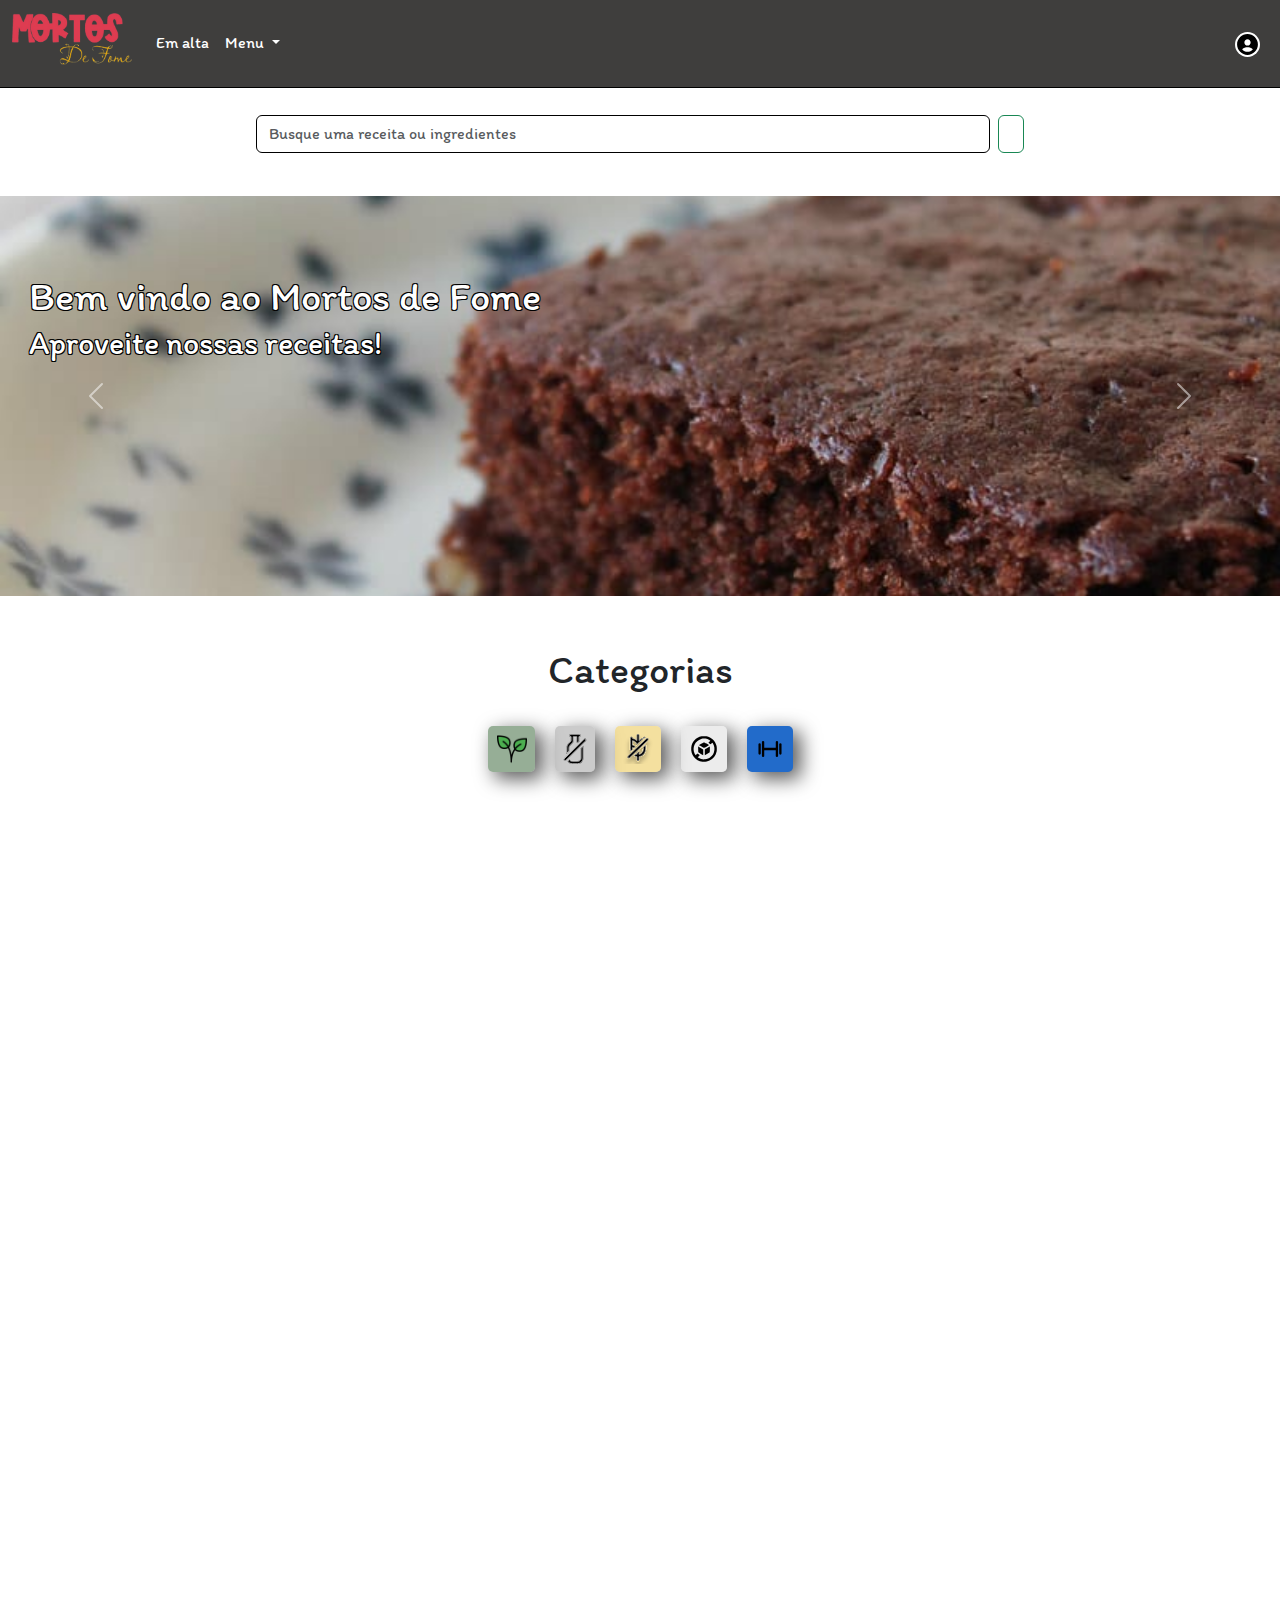
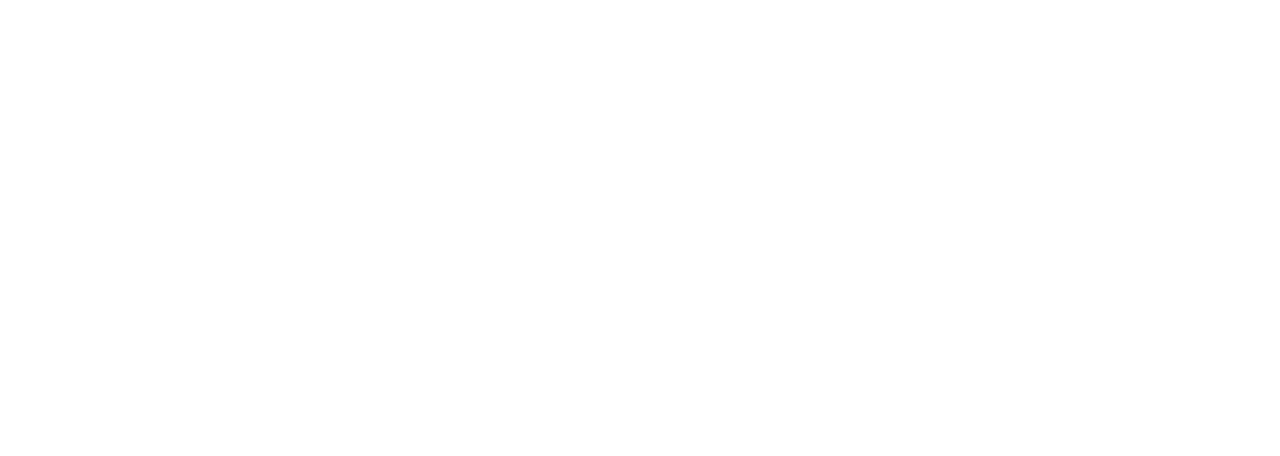
<file: index.html>
<!DOCTYPE html>
<html lang="en">

<head>
  <meta charset="UTF-8">
  <meta name="viewport" content="width=device-width, initial-scale=1.0">
  <title>Mortos de Fome</title>
  <link rel="stylesheet" href="style/index-style.css">
  <link rel="stylesheet" href="https://cdnjs.cloudflare.com/ajax/libs/font-awesome/6.6.0/css/all.min.css"
    integrity="sha512-Kc323vGBEqzTmouAECnVceyQqyqdsSiqLQISBL29aUW4U/M7pSPA/gEUZQqv1cwx4OnYxTxve5UMg5GT6L4JJg=="
    crossorigin="anonymous" referrerpolicy="no-referrer" />
  <link href="https://cdn.jsdelivr.net/npm/bootstrap@5.3.3/dist/css/bootstrap.min.css" rel="stylesheet"
    integrity="sha384-QWTKZyjpPEjISv5WaRU9OFeRpok6YctnYmDr5pNlyT2bRjXh0JMhjY6hW+ALEwIH" crossorigin="anonymous">
  <script src="https://cdn.jsdelivr.net/npm/bootstrap@5.3.3/dist/js/bootstrap.bundle.min.js"
    integrity="sha384-YvpcrYf0tY3lHB60NNkmXc5s9fDVZLESaAA55NDzOxhy9GkcIdslK1eN7N6jIeHz"
    crossorigin="anonymous"></script>
  <link rel="preconnect" href="https://fonts.googleapis.com">
  <link rel="preconnect" href="https://fonts.gstatic.com" crossorigin>
  <link
    href="https://fonts.googleapis.com/css2?family=Inter:ital,opsz,wght@0,14..32,200;1,14..32,200&family=Itim&family=Lato:ital,wght@0,100;0,300;0,400;0,700;0,900;1,100;1,300;1,400;1,700;1,900&display=swap"
    rel="stylesheet">
  <link rel="preconnect" href="https://fonts.googleapis.com">
  <link rel="preconnect" href="https://fonts.gstatic.com" crossorigin>
  <link
    href="https://fonts.googleapis.com/css2?family=Inter:ital,opsz,wght@0,14..32,200;1,14..32,200&family=Itim&family=Lato:ital,wght@0,100;0,300;0,400;0,700;0,900;1,100;1,300;1,400;1,700;1,900&display=swap"
    rel="stylesheet">
  <link href="https://unpkg.com/aos@2.3.1/dist/aos.css" rel="stylesheet">
  <link rel="icon" href="assets/marsal.png" type="image/png">
</head>

<body>
  <nav class="navbar navbar-expand-lg ">
    <div class="container-fluid">
      <a class="navbar-brand" href="index.html"><img src="assets/logo.png"></a>

      <div class="collapse navbar-collapse" id="navbarSupportedContent">
        <ul class="navbar-nav me-auto mb-2 mb-lg-0">

          <li class="nav-item">
            <a id="navpal" class="nav-link" href="#">Em alta</a>
          </li>
          <li class="nav-item dropdown">
            <a id="navpal" class="nav-link dropdown-toggle" href="#" role="button" data-bs-toggle="dropdown"
              aria-expanded="false">
              Menu
            </a>
            <ul class="dropdown-menu">
              <li><a class="dropdown-item" href="#">Receitas</a></li>
              <li><a class="dropdown-item" href="#"></a></li>
              <li><a class="dropdown-item" onclick="mostrarconversor()">Conversor de medidas</a></li>
              <li>
                <hr class="dropdown-divider">
              </li>
              <li><a class="dropdown-item" href="upload-post-index.html">Postar</a></li>
            </ul>
          </li>
          <li class="nav-item-1">
            <a class="login" onclick="inpLogin()"><img class="usr-img" src="assets/user.svg" alt="Usuário" height="25px"
                width="25px"></a>
          </li>
        </ul>

      </div>
    </div>
  </nav>
  <aside id="conversor">
    <div class="conversor">
      <label for="quantity">Quantidade:</label><br>
      <input type="number" name="quantity" id="quantity" placeholder="Quantidade" class="input"><br>

      <label for="unit_from">De:</label>
      <select name="unit_from" id="unit_from" class="input">
        <!-- Unidades de Peso -->
        <option value="g">Gramas (g)</option>
        <option value="kg">Quilogramas (kg)</option>
        <option value="lb">Libras (lb)</option>
        <option value="oz">Onças (oz)</option>
        <!-- Unidades de Volume -->
        <option value="ml">Mililitros (ml)</option>
        <option value="l">Litros (l)</option>
        <option value="colher_de_cha">Colheres de chá (colher_de_cha)</option>
        <option value="colher_de_sopa">Colheres de sopa (colher_de_sopa)</option>
        <option value="xicara">Xícaras (xicara)</option>
      </select><br>
      <label for="unit_to">Para:</label>
      <select name="unit_to" id="unit_to" class="input">
        <!-- Unidades de Peso -->
        <option value="g">Gramas (g)</option>
        <option value="kg">Quilogramas (kg)</option>
        <option value="lb">Libras (lb)</option>
        <option value="oz">Onças (oz)</option>
        <!-- Unidades de Volume -->
        <option value="ml">Mililitros (ml)</option>
        <option value="l">Litros (l)</option>
        <option value="colher_de_cha">Colheres de chá (colher_de_cha)</option>
        <option value="colher_de_sopa">Colheres de sopa (colher_de_sopa)</option>
        <option value="xicara">Xícaras (xicara)</option>
      </select>

      <button onclick="convertUnits()" class="btn-1">Converter</button>
      <button onclick="fecharconversor()" class="btn-1">Fechar</button>
      <div id="result"></div>
    </div>
  </aside>
  <div class="search">
    <form class="d-flex" role="search">
      <input class="form-control me-2" type="search" placeholder="Busque uma receita ou ingredientes"
        aria-label="Search">
      <button class="btn btn-outline-success decosearch" type="submit" id="input-search"><i
          class="fa-solid fa-magnifying-glass"></i></button>
    </form>
  </div>
  <div><!--carrossel-->
    <div id="carouselExampleFade" class="carousel slide carousel-fade">
      <div class="carousel-inner">
        <div class="carousel-item active caro1">
          <img src="assets/brownie.jpg" class="d-block w-100">
          <h1 class="abertura">Bem vindo ao Mortos de Fome</h1>
          <h2 class="abertura-2">
            Aproveite nossas receitas!
          </h2>
        </div>
        <div class="carousel-item caro1">
          <img src="assets/cheesecake.jpg" class="d-block w-100">
          <h1 class="abertura">Cheesecake com frutas!</h1>
        </div>
        <div class="carousel-item caro1">
          <img src="assets/sorvete.jpg" class="d-block w-100">
          <h1 class="abertura">Sorvete com calda e morangos caseiro</h1>
        </div>
      </div>
      <button class="carousel-control-prev" type="button" data-bs-target="#carouselExampleFade" data-bs-slide="prev">
        <span class="carousel-control-prev-icon" aria-hidden="true"></span>
        <span class="visually-hidden">Anterior</span>
      </button>
      <button class="carousel-control-next" type="button" data-bs-target="#carouselExampleFade" data-bs-slide="next">
        <span class="carousel-control-next-icon" aria-hidden="true"></span>
        <span class="visually-hidden">Próximo</span>
      </button>
    </div>
  </div><!--carrossel-end-->
  <hr>
  <h1 class="categorias-main">Categorias</h1>
  <hr>
  <div class="icons-main">
    <div class="plant-container">
      <a href="vegetariano-index.html"><img src="assets/image 3.png" alt="Vegetariano" class="plant" height="30px"></a>
    </div>
    <div class="zero-lactose-container">
      <a href=""><img src="assets/zero-lactose.svg" alt="Zero lactose" class="zero-lactose-img" height="30px"></a>
    </div>
    <div class="zero-gluten-container">
      <a href=""><img src="assets/zero-gluten.svg" alt="Zero gluten" class="zero-gluten-img" height="30px"
          width="30px"></a>
    </div>
    <div class="zero-sugar-container">
      <a href=""><img src="assets/zero-sugar.svg" alt="Zero açucar" class="zero-sugar-img" height="30px"
          width="30px"></a>
    </div>
    <div class="fit-container">
      <a href="fitness-index.html"><img src="assets/fit.svg" alt="Fit" class="Fit-img" height="30px" width="30px"></a>
    </div>
  </div>
  <section>
    <hr>
    <div class="cards-main">
      <h1 class="rec-title" data-aos="fade-up">Receitas</h1>
      <div class="cards">
        <div class="cartao" data-aos="fade-up">
          <a href="post-bowl-index.html">
            <img src="assets/bowl.jpg" alt="Receita Vegana" class="cartao-img">
            <div class="cartao-content">
              <h3 class="cartao-title">Bowl Vegano Nutritivo</h3>
              <p class="cartao-text">Um delicioso bowl repleto de vegetais frescos.</p>
              <div class="cartao-footer">
                <span><i class="fa-regular fa-clock"></i> 25 min</span>
                <span><i class="fa-regular fa-heart"></i> 234</span>
              </div>
            </div>
          </a>
        </div>

        <div class="cartao" data-aos="fade-up">
          <a href="">
            <img src="assets/alpomodoro.jpg" alt="Massa Italiana" class="cartao-img">
            <div class="cartao-content">
              <h3 class="cartao-title">Pasta al Pomodoro</h3>
              <p class="cartao-text">Massa italiana autêntica com molho de tomate caseiro e manjericão fresco.</p>
              <div class="cartao-footer">
                <span><i class="fa-regular fa-clock"></i> 30 min</span>
                <span><i class="fa-regular fa-heart"></i> 189</span>
              </div>
            </div>
          </a>
        </div>

        <div class="cartao" data-aos="fade-up">
          <a href="">
            <img src="assets/cheesecake.jpg" alt="Sobremesa" class="cartao-img">
            <div class="cartao-content">
              <h3 class="cartao-title">Cheesecake de Frutas</h3>
              <p class="cartao-text">Cheesecake cremoso com cobertura de frutas vermelhas frescas.</p>
              <div class="cartao-footer">
                <span><i class="fa-regular fa-clock"></i> 45 min</span>
                <span><i class="fa-regular fa-heart"></i> 312</span>
              </div>
            </div>
          </a>
        </div>

        <div class="cartao" data-aos="fade-up">
          <a href="">
            <img src="assets/salmao.png" alt="Prato Saudável" class="cartao-img">
            <div class="cartao-content">
              <h3 class="cartao-title">Salmão Grelhado</h3>
              <p class="cartao-text">Salmão grelhado com legumes assados e molho de ervas.</p>
              <div class="cartao-footer">
                <span><i class="fa-regular fa-clock"></i> 35 min</span>
                <span><i class="fa-regular fa-heart"></i> 276</span>
              </div>
            </div>
          </a>
        </div>

        <div class="cartao" data-aos="fade-up">
          <a href="">
            <img src="assets/panqueca.png" alt="Café da Manhã" class="cartao-img">
            <div class="cartao-content">
              <h3 class="cartao-title">Café da Manhã Fit</h3>
              <p class="cartao-text">Panquecas de aveia com frutas frescas e mel orgânico.</p>
              <div class="cartao-footer">
                <span><i class="fa-regular fa-clock"></i> 20 min</span>
                <span><i class="fa-regular fa-heart"></i> 198</span>
              </div>
            </div>
          </a>
        </div>

        <div class="cartao" data-aos="fade-up">
          <a href="">
            <img src="assets/brownie.jpg" alt="Sobremesa Especial" class="cartao-img">
            <div class="cartao-content">
              <h3 class="cartao-title">Brownie Vegano</h3>
              <p class="cartao-text">Brownie vegano gostoso</p>
              <div class="cartao-footer">
                <span><i class="fa-regular fa-clock"></i> 40 min</span>
                <span><i class="fa-regular fa-heart"></i> 245</span>
              </div>
            </div>
          </a>
        </div>
      </div>
    </div>
  </section>
  <footer class="footer" data-aos="fade-up">
    <div class="footer-container">
      <div class="footer-top">
        <div>
          <img src="assets/logo.png" alt="Mortos de fome" class="footer-title" height="100px">
          <ul class="footer-list">
            <li class="footer-list-item">
              <a href="#" class="footer-list-link">Sobre</a>
            </li>
            <li class="footer-list-item">
              <a href="#" class="footer-list-link">Receitas</a>
            </li>
            <li class="footer-list-item">
              <a href="#" class="footer-list-link">Afiliados</a>
            </li>
            <li>
              <a href=""><span class="copyright">2024 Mortos de fome. Todos os direitos reservados.</span></a>
            </li>
          </ul>
        </div>
        <div>
          <hr class="footer-divider">
        </div>
  </footer>
  <script src="javascript/script.js"></script>
  <script src="https://unpkg.com/aos@2.3.1/dist/aos.js"></script>
  <script>
    AOS.init();
  </script>
</body>

</html>
</file>
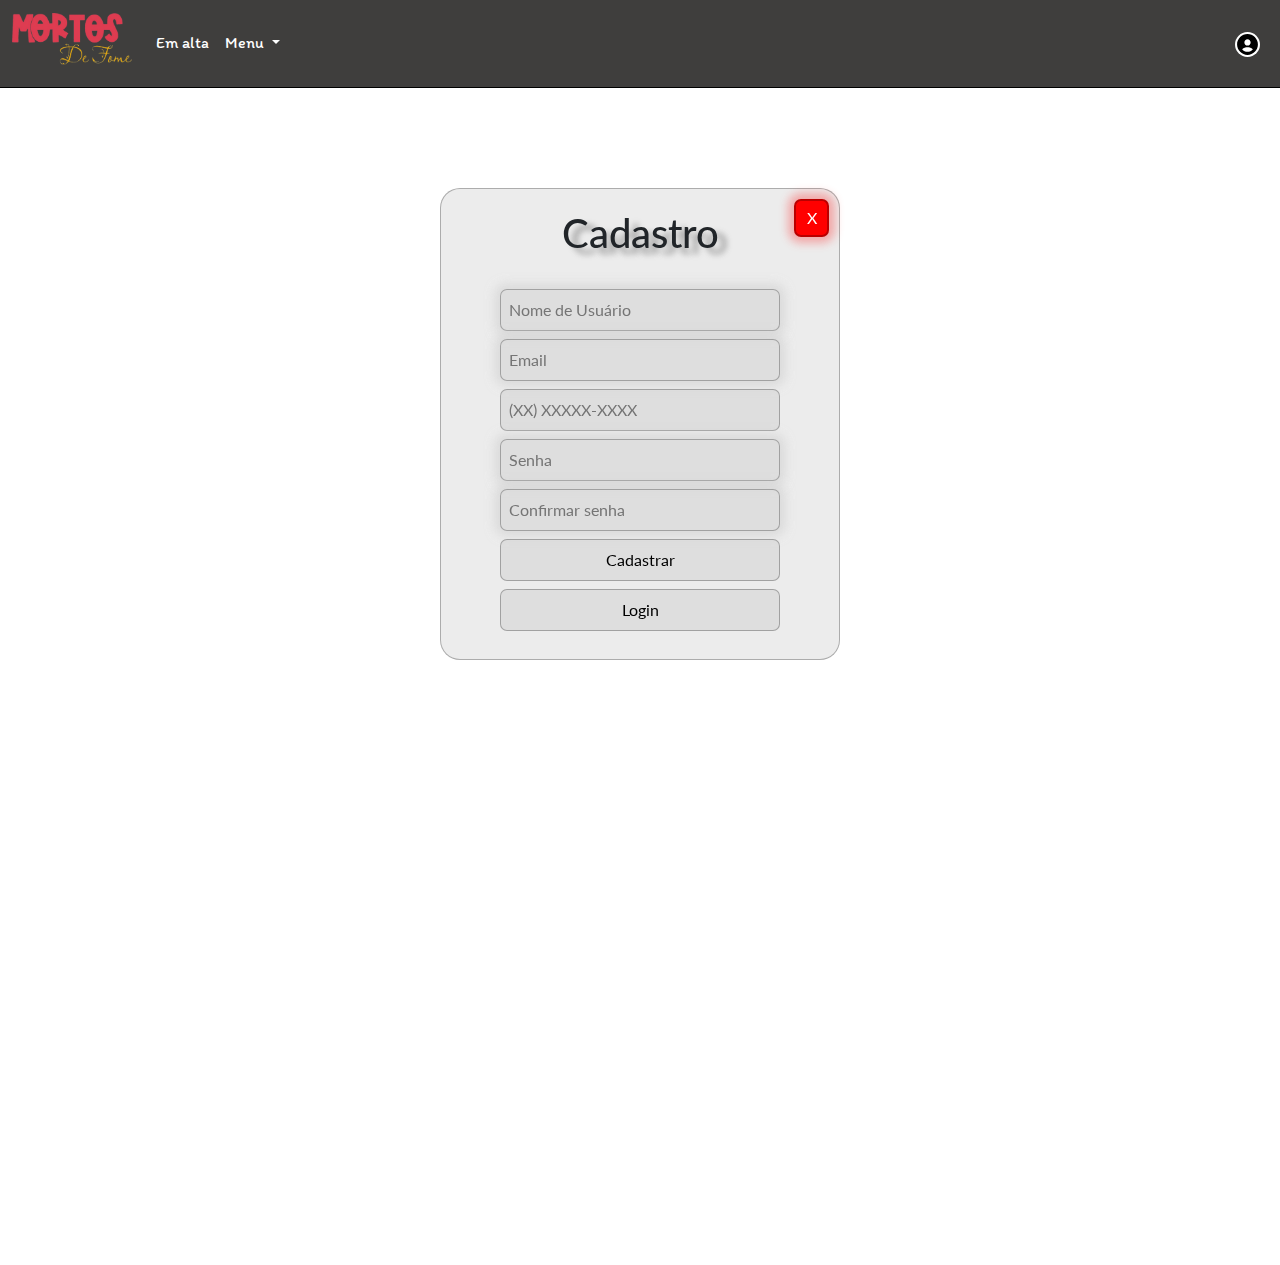
<file: cadastro-index.html>
<!DOCTYPE html>
<html lang="en">

<head>
  <meta charset="UTF-8">
  <meta name="viewport" content="width=device-width, initial-scale=1.0">
  <title>Mortos de Fome - Cadastro</title>
  <link rel="stylesheet" href="style/login-style.css">
  <link rel="stylesheet" href="https://cdnjs.cloudflare.com/ajax/libs/font-awesome/6.6.0/css/all.min.css"
    integrity="sha512-Kc323vGBEqzTmouAECnVceyQqyqdsSiqLQISBL29aUW4U/M7pSPA/gEUZQqv1cwx4OnYxTxve5UMg5GT6L4JJg=="
    crossorigin="anonymous" referrerpolicy="no-referrer" />
  <link href="https://cdn.jsdelivr.net/npm/bootstrap@5.3.3/dist/css/bootstrap.min.css" rel="stylesheet"
    integrity="sha384-QWTKZyjpPEjISv5WaRU9OFeRpok6YctnYmDr5pNlyT2bRjXh0JMhjY6hW+ALEwIH" crossorigin="anonymous">
  <script src="https://cdn.jsdelivr.net/npm/bootstrap@5.3.3/dist/js/bootstrap.bundle.min.js"
    integrity="sha384-YvpcrYf0tY3lHB60NNkmXc5s9fDVZLESaAA55NDzOxhy9GkcIdslK1eN7N6jIeHz"
    crossorigin="anonymous"></script>
  <link rel="preconnect" href="https://fonts.googleapis.com">
  <link rel="preconnect" href="https://fonts.gstatic.com" crossorigin>
  <link
    href="https://fonts.googleapis.com/css2?family=Inter:ital,opsz,wght@0,14..32,200;1,14..32,200&family=Itim&family=Lato:ital,wght@0,100;0,300;0,400;0,700;0,900;1,100;1,300;1,400;1,700;1,900&display=swap"
    rel="stylesheet">
  <link rel="preconnect" href="https://fonts.googleapis.com">
  <link rel="preconnect" href="https://fonts.gstatic.com" crossorigin>
  <link
    href="https://fonts.googleapis.com/css2?family=Inter:ital,opsz,wght@0,14..32,200;1,14..32,200&family=Itim&family=Lato:ital,wght@0,100;0,300;0,400;0,700;0,900;1,100;1,300;1,400;1,700;1,900&display=swap"
    rel="stylesheet">
  <link href="https://unpkg.com/aos@2.3.1/dist/aos.css" rel="stylesheet">
  <link rel="icon" href="assets/marsal.png" type="image/png">
</head>

<body>
  <nav class="navbar navbar-expand-lg ">
    <div class="container-fluid">
      <a class="navbar-brand" href="index.html"><img src="assets/logo.png"></a>

      <div class="collapse navbar-collapse" id="navbarSupportedContent">
        <ul class="navbar-nav me-auto mb-2 mb-lg-0">

          <li class="nav-item">
            <a id="navpal" class="nav-link" href="#">Em alta</a>
          </li>
          <li class="nav-item dropdown">
            <a id="navpal" class="nav-link dropdown-toggle" href="#" role="button" data-bs-toggle="dropdown"
              aria-expanded="false">
              Menu
            </a>
            <ul class="dropdown-menu">
              <li><a class="dropdown-item" href="#">Receitas</a></li>
              <li><a class="dropdown-item" href="#"></a></li>
              <li><a class="dropdown-item" onclick="mostrarconversor()">Conversor de medidas</a></li>
              <li>
                <hr class="dropdown-divider">
              </li>
              <li><a class="dropdown-item" href="upload-post-index.html">Postar</a></li>
            </ul>
          </li>
          <li class="nav-item-1">
            <a class="login" onclick="inpLogin()"><img class="usr-img" src="assets/user.svg" alt="Usuário" height="25px"
                width="25px"></a>
          </li>
        </ul>

      </div>
    </div>
  </nav>
  <aside id="conversor">
    <div class="conversor">
      <label for="quantity">Quantidade:</label><br>
      <input type="number" name="quantity" id="quantity" placeholder="Quantidade" class="input"><br>

      <label for="unit_from">De:</label>
      <select name="unit_from" id="unit_from" class="input">
        <!-- Unidades de Peso -->
        <option value="g">Gramas (g)</option>
        <option value="kg">Quilogramas (kg)</option>
        <option value="lb">Libras (lb)</option>
        <option value="oz">Onças (oz)</option>
        <!-- Unidades de Volume -->
        <option value="ml">Mililitros (ml)</option>
        <option value="l">Litros (l)</option>
        <option value="colher_de_cha">Colheres de chá (colher_de_cha)</option>
        <option value="colher_de_sopa">Colheres de sopa (colher_de_sopa)</option>
        <option value="xicara">Xícaras (xicara)</option>
      </select><br>
      <label for="unit_to">Para:</label>
      <select name="unit_to" id="unit_to" class="input">
        <!-- Unidades de Peso -->
        <option value="g">Gramas (g)</option>
        <option value="kg">Quilogramas (kg)</option>
        <option value="lb">Libras (lb)</option>
        <option value="oz">Onças (oz)</option>
        <!-- Unidades de Volume -->
        <option value="ml">Mililitros (ml)</option>
        <option value="l">Litros (l)</option>
        <option value="colher_de_cha">Colheres de chá (colher_de_cha)</option>
        <option value="colher_de_sopa">Colheres de sopa (colher_de_sopa)</option>
        <option value="xicara">Xícaras (xicara)</option>
      </select>

      <button onclick="convertUnits()" class="btn-1">Converter</button>
      <button onclick="fecharconversor()" class="btn-1">Fechar</button>
      <div id="result"></div>
    </div>
  </aside>
  <section class="main-modal">
    <!-- Modal de Cadastro -->
    <div class="main-form" id="popup">
      <input type="button" value="X" id="close-btn" class="input-i" onclick="fecharCadastro()">
      <h1>Cadastro</h1><br>
      <input type="text" value="" placeholder="Nome de Usuário" id="username" class="input"><br>
      <input type="email" name="email" id="email" placeholder="Email" class="input"><br>
      <input type="tel" id="tel" name="telefone" placeholder="(XX) XXXXX-XXXX" maxlength="15" required class="input">
      <input type="password" name="password" id="password" placeholder="Senha" class="input"><br>
      <input type="password" name="confpswd" id="confpswd" placeholder="Confirmar senha" class="input"><br>
      <input type="button" value="Cadastrar" nome="submit" id="submit" onclick="cadastro()" class="btn-r"><br>
      <input type="button" value="Login" nome="submit" id="submit" onclick="inpLogin()" class="btn-r"><br>
      <div id="h1d"></div>
    </div>
  </section>
  <footer class="footer" data-aos="fade-up">
    <div class="footer-container">
      <div class="footer-top">
        <div>
          <img src="assets/logo.png" alt="Mortos de fome" class="footer-title" height="100px">
          <ul class="footer-list">
            <li class="footer-list-item">
              <a href="#" class="footer-list-link">Sobre</a>
            </li>
            <li class="footer-list-item">
              <a href="#" class="footer-list-link">Receitas</a>
            </li>
            <li class="footer-list-item">
              <a href="#" class="footer-list-link">Afiliados</a>
            </li>
            <li>
              <a href=""><span class="copyright">2024 Mortos de fome. Todos os direitos reservados.</span></a>
            </li>
          </ul>
        </div>
        <div>
          <hr class="footer-divider">
        </div>
  </footer>
  <script src="javascript/cadastro.js"></script>
  <script src="https://unpkg.com/aos@2.3.1/dist/aos.js"></script>
  <script>
    AOS.init();
  </script>
</body>

</html>
</file>
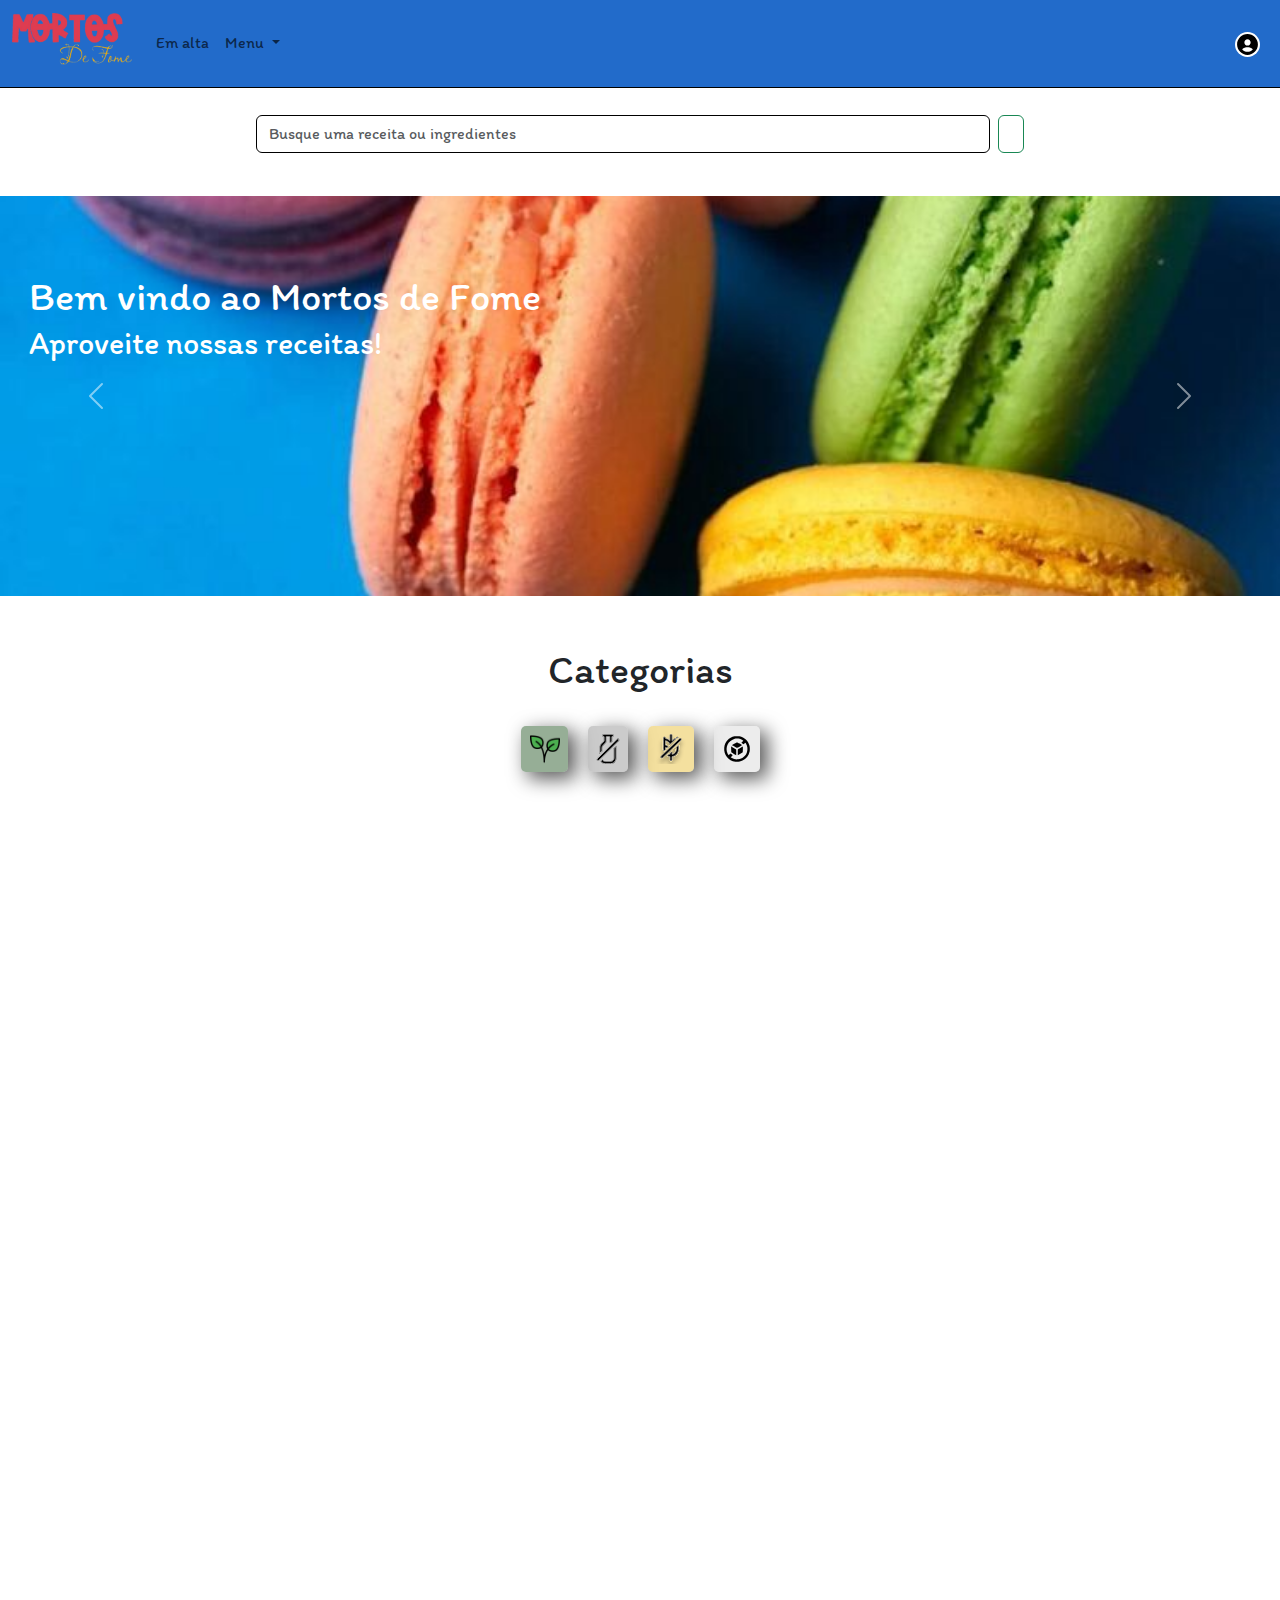
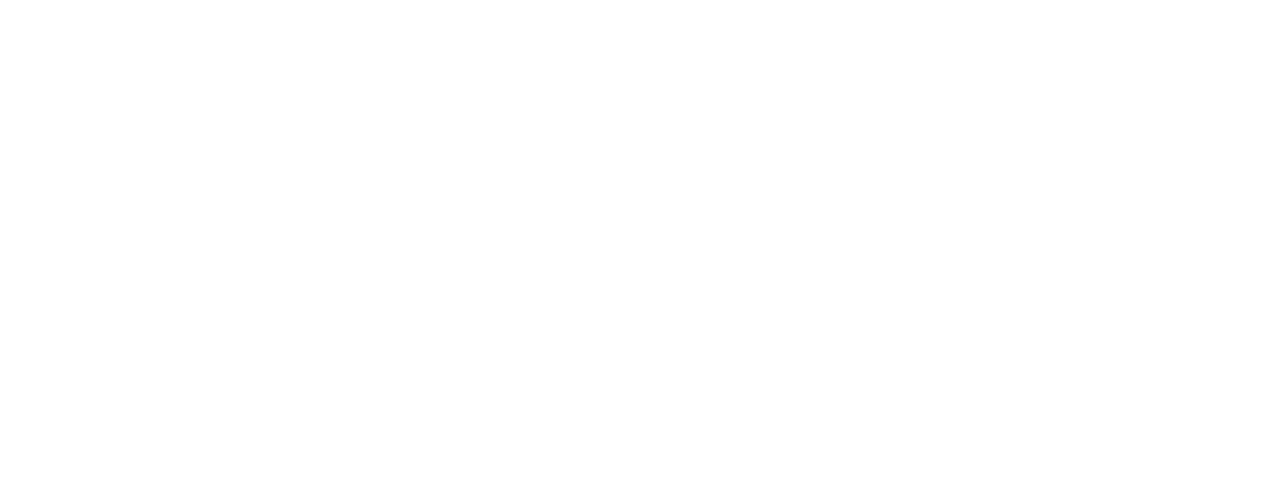
<file: fitness-index.html>
<!DOCTYPE html>
<html lang="en">

<head>
  <meta charset="UTF-8">
  <meta name="viewport" content="width=device-width, initial-scale=1.0">
  <title>Mortos de Fome - Fitness</title>
  <link rel="stylesheet" href="style/fitness-style.css">
  <link rel="stylesheet" href="https://cdnjs.cloudflare.com/ajax/libs/font-awesome/6.6.0/css/all.min.css"
    integrity="sha512-Kc323vGBEqzTmouAECnVceyQqyqdsSiqLQISBL29aUW4U/M7pSPA/gEUZQqv1cwx4OnYxTxve5UMg5GT6L4JJg=="
    crossorigin="anonymous" referrerpolicy="no-referrer" />
  <link href="https://cdn.jsdelivr.net/npm/bootstrap@5.3.3/dist/css/bootstrap.min.css" rel="stylesheet"
    integrity="sha384-QWTKZyjpPEjISv5WaRU9OFeRpok6YctnYmDr5pNlyT2bRjXh0JMhjY6hW+ALEwIH" crossorigin="anonymous">
  <script src="https://cdn.jsdelivr.net/npm/bootstrap@5.3.3/dist/js/bootstrap.bundle.min.js"
    integrity="sha384-YvpcrYf0tY3lHB60NNkmXc5s9fDVZLESaAA55NDzOxhy9GkcIdslK1eN7N6jIeHz"
    crossorigin="anonymous"></script>
  <link rel="preconnect" href="https://fonts.googleapis.com">
  <link rel="preconnect" href="https://fonts.gstatic.com" crossorigin>
  <link
    href="https://fonts.googleapis.com/css2?family=Inter:ital,opsz,wght@0,14..32,200;1,14..32,200&family=Itim&family=Lato:ital,wght@0,100;0,300;0,400;0,700;0,900;1,100;1,300;1,400;1,700;1,900&display=swap"
    rel="stylesheet">
  <link rel="preconnect" href="https://fonts.googleapis.com">
  <link rel="preconnect" href="https://fonts.gstatic.com" crossorigin>
  <link
    href="https://fonts.googleapis.com/css2?family=Inter:ital,opsz,wght@0,14..32,200;1,14..32,200&family=Itim&family=Lato:ital,wght@0,100;0,300;0,400;0,700;0,900;1,100;1,300;1,400;1,700;1,900&display=swap"
    rel="stylesheet">
  <link href="https://unpkg.com/aos@2.3.1/dist/aos.css" rel="stylesheet">
  <link rel="icon" href="assets/marsal.png" type="image/png">
</head>

<body>
  <nav class="navbar navbar-expand-lg ">
    <div class="container-fluid">
      <a class="navbar-brand" href="index.html"><img src="assets/logo.png"></a>

      <div class="collapse navbar-collapse" id="navbarSupportedContent">
        <ul class="navbar-nav me-auto mb-2 mb-lg-0">

          <li class="nav-item">
            <a class="nav-link" href="#">Em alta</a>
          </li>
          <li class="nav-item dropdown">
            <a class="nav-link dropdown-toggle" href="#" role="button" data-bs-toggle="dropdown" aria-expanded="false">
              Menu
            </a>
            <ul class="dropdown-menu">
              <li><a class="dropdown-item" href="#">Receitas</a></li>
              <li><a class="dropdown-item" href="#"></a></li>
              <li><a class="dropdown-item" onclick="mostrarconversor()">Conversor de medidas</a></li>
              <li>
                <hr class="dropdown-divider">
              </li>
              <li><a class="dropdown-item" href="upload-post-index.html">Postar</a></li>
            </ul>
          </li>
          <li class="nav-item-1">
            <a class="login" onclick="inpLogin()"><img class="usr-img" src="assets/user.svg" alt="Usuário" height="25px"
                width="25px"></a>
          </li>
        </ul>

      </div>
    </div>
  </nav>
  <aside id="conversor">
    <div class="conversor">
      <label for="quantity">Quantidade:</label><br>
      <input type="number" name="quantity" id="quantity" placeholder="Quantidade" class="input"><br>

      <label for="unit_from">De:</label>
      <select name="unit_from" id="unit_from" class="input">
        <!-- Unidades de Peso -->
        <option value="g">Gramas (g)</option>
        <option value="kg">Quilogramas (kg)</option>
        <option value="lb">Libras (lb)</option>
        <option value="oz">Onças (oz)</option>
        <!-- Unidades de Volume -->
        <option value="ml">Mililitros (ml)</option>
        <option value="l">Litros (l)</option>
        <option value="colher_de_cha">Colheres de chá (colher_de_cha)</option>
        <option value="colher_de_sopa">Colheres de sopa (colher_de_sopa)</option>
        <option value="xicara">Xícaras (xicara)</option>
      </select><br>
      <label for="unit_to">Para:</label>
      <select name="unit_to" id="unit_to" class="input">
        <!-- Unidades de Peso -->
        <option value="g">Gramas (g)</option>
        <option value="kg">Quilogramas (kg)</option>
        <option value="lb">Libras (lb)</option>
        <option value="oz">Onças (oz)</option>
        <!-- Unidades de Volume -->
        <option value="ml">Mililitros (ml)</option>
        <option value="l">Litros (l)</option>
        <option value="colher_de_cha">Colheres de chá (colher_de_cha)</option>
        <option value="colher_de_sopa">Colheres de sopa (colher_de_sopa)</option>
        <option value="xicara">Xícaras (xicara)</option>
      </select>

      <button onclick="convertUnits()" class="btn-1">Converter</button>
      <button onclick="fecharconversor()" class="btn-1">Fechar</button>
      <div id="result"></div>
    </div>
  </aside>
  <div class="search">
    <form class="d-flex" role="search">
      <input class="form-control me-2" type="search" placeholder="Busque uma receita ou ingredientes"
        aria-label="Search">
      <button class="btn btn-outline-success decosearch" type="submit" id="input-search"><i
          class="fa-solid fa-magnifying-glass"></i></button>
    </form>
  </div>
  </section>
  <div><!--carrossel-->
    <div id="carouselExampleFade" class="carousel slide carousel-fade">
      <div class="carousel-inner">
        <div class="carousel-item active caro1">
          <img src="assets/comidas-tipicas-franca-1024x683..jpg" class="d-block w-100">
          <h1 class="abertura">Bem vindo ao Mortos de Fome</h1>
          <h2 class="abertura-2">
            Aproveite nossas receitas!
          </h2>
        </div>
        <div class="carousel-item caro1">
          <img src="assets/depositphotos_625069898-stock-photo-meat-dishes-plates-various-meat.jpg"
            class="d-block w-100">
        </div>
        <div class="carousel-item caro1">
          <img src="assets/veg.jpg" class="d-block w-100">
        </div>
      </div>
      <button class="carousel-control-prev" type="button" data-bs-target="#carouselExampleFade" data-bs-slide="prev">
        <span class="carousel-control-prev-icon" aria-hidden="true"></span>
        <span class="visually-hidden">Anterior</span>
      </button>
      <button class="carousel-control-next" type="button" data-bs-target="#carouselExampleFade" data-bs-slide="next">
        <span class="carousel-control-next-icon" aria-hidden="true"></span>
        <span class="visually-hidden">Próximo</span>
      </button>
    </div>
  </div><!--carrossel-end-->
  <hr>
  <h1 class="categorias-main">Categorias</h1>
  <hr>
  <div class="icons-main">
    <div class="plant-container">
      <a href="vegetariano-index.html"><img src="assets/image 3.png" alt="Vegetariano" class="plant" height="30px"></a>
    </div>
    <div class="zero-lactose-container">
      <a href=""><img src="assets/zero-lactose.svg" alt="Zero lactose" class="zero-lactose-img" height="30px"></a>
    </div>
    <div class="zero-gluten-container">
      <a href=""><img src="assets/zero-gluten.svg" alt="Zero gluten" class="zero-gluten-img" height="30px"
          width="30px"></a>
    </div>
    <div class="zero-sugar-container">
      <a href=""><img src="assets/zero-sugar.svg" alt="Zero açucar" class="zero-sugar-img" height="30px"
          width="30px"></a>
    </div>
  </div>
  <section>
    <hr>
    <div class="cards-main">
      <h1 class="rec-title" data-aos="fade-up">Receitas Fit</h1>
      <div class="cards">
        <div class="cartao" data-aos="fade-up">
          <a href="">
            <img src="assets/quinoa.jpg" alt="Bowl de Quinoa" class="cartao-img">
            <div class="cartao-content">
              <h3 class="cartao-title">Bowl de Quinoa com Vegetais Assados</h3>
              <p class="cartao-text">Quinoa nutritiva com vegetais assados e molho tahine.</p>
              <div class="cartao-footer">
                <span><i class="fa-regular fa-clock"></i> 30 min</span>
                <span><i class="fa-regular fa-heart"></i> 250</span>
              </div>
            </div>
          </a>
        </div>

        <div class="cartao" data-aos="fade-up">
          <a href="">
            <img src="assets/frango.jpg" alt="Frango Fit" class="cartao-img">
            <div class="cartao-content">
              <h3 class="cartao-title">Frango Grelhado com Purê de Batata-doce</h3>
              <p class="cartao-text">Frango grelhado com purê de batata-doce e legumes.</p>
              <div class="cartao-footer">
                <span><i class="fa-regular fa-clock"></i> 40 min</span>
                <span><i class="fa-regular fa-heart"></i> 320</span>
              </div>
            </div>
          </a>
        </div>

        <div class="cartao" data-aos="fade-up">
          <a href="">
            <img src="assets/overnight.webp" alt="Overnight Oats" class="cartao-img">
            <div class="cartao-content">
              <h3 class="cartao-title">Overnight Oats com Frutas</h3>
              <p class="cartao-text">Aveia hidratada com iogurte e frutas frescas.</p>
              <div class="cartao-footer">
                <span><i class="fa-regular fa-clock"></i> 10 min</span>
                <span><i class="fa-regular fa-heart"></i> 400</span>
              </div>
            </div>
          </a>
        </div>

        <div class="cartao" data-aos="fade-up">
          <a href="">
            <img src="assets/salada.jpg" alt="Salada Fit" class="cartao-img">
            <div class="cartao-content">
              <h3 class="cartao-title">Salada Colorida com Proteína</h3>
              <p class="cartao-text">Mix de folhas verdes, grão-de-bico e frango desfiado.</p>
              <div class="cartao-footer">
                <span><i class="fa-regular fa-clock"></i> 15 min</span>
                <span><i class="fa-regular fa-heart"></i> 150</span>
              </div>
            </div>
          </a>
        </div>

        <div class="cartao" data-aos="fade-up">
          <a href="">
            <img src="assets/smoothie.jpg" alt="Smoothie Verde" class="cartao-img">
            <div class="cartao-content">
              <h3 class="cartao-title">Smoothie Verde Energético</h3>
              <p class="cartao-text">Bebida refrescante com espinafre, maçã e gengibre.</p>
              <div class="cartao-footer">
                <span><i class="fa-regular fa-clock"></i> 5 min</span>
                <span><i class="fa-regular fa-heart"></i> 300</span>
              </div>
            </div>
          </a>
        </div>
        <div class="cartao" data-aos="fade-up">
          <a href="">
            <img src="assets/muffin.jpg" alt="Muffin de Banana" class="cartao-img">
            <div class="cartao-content">
              <h3 class="cartao-title">Muffin de Banana Integral</h3>
              <p class="cartao-text">Muffins saudáveis feitos com banana, aveia e mel.</p>
              <div class="cartao-footer">
                <span><i class="fa-regular fa-clock"></i> 25 min</span>
                <span><i class="fa-regular fa-heart"></i> 275</span>
              </div>
            </div>
          </a>
        </div>
      </div>
    </div>
  </section>
  <footer class="footer" data-aos="fade-up">
    <div class="footer-container">
      <div class="footer-top">
        <div>
          <img src="assets/logo.png" alt="Mortos de fome" class="footer-title" height="100px">
          <ul class="footer-list">
            <li class="footer-list-item">
              <a href="#" class="footer-list-link">Sobre</a>
            </li>
            <li class="footer-list-item">
              <a href="#" class="footer-list-link">Receitas</a>
            </li>
            <li class="footer-list-item">
              <a href="#" class="footer-list-link">Afiliados</a>
            </li>
            <li>
              <a href=""><span class="copyright">2024 Mortos de fome. Todos os direitos reservados.</span></a>
            </li>
          </ul>
        </div>
        <div>
          <hr class="footer-divider">
        </div>
  </footer>
  <script src="javascript/script.js"></script>
  <script src="https://unpkg.com/aos@2.3.1/dist/aos.js"></script>
  <script>
    AOS.init();
  </script>
</body>

</html>
</file>
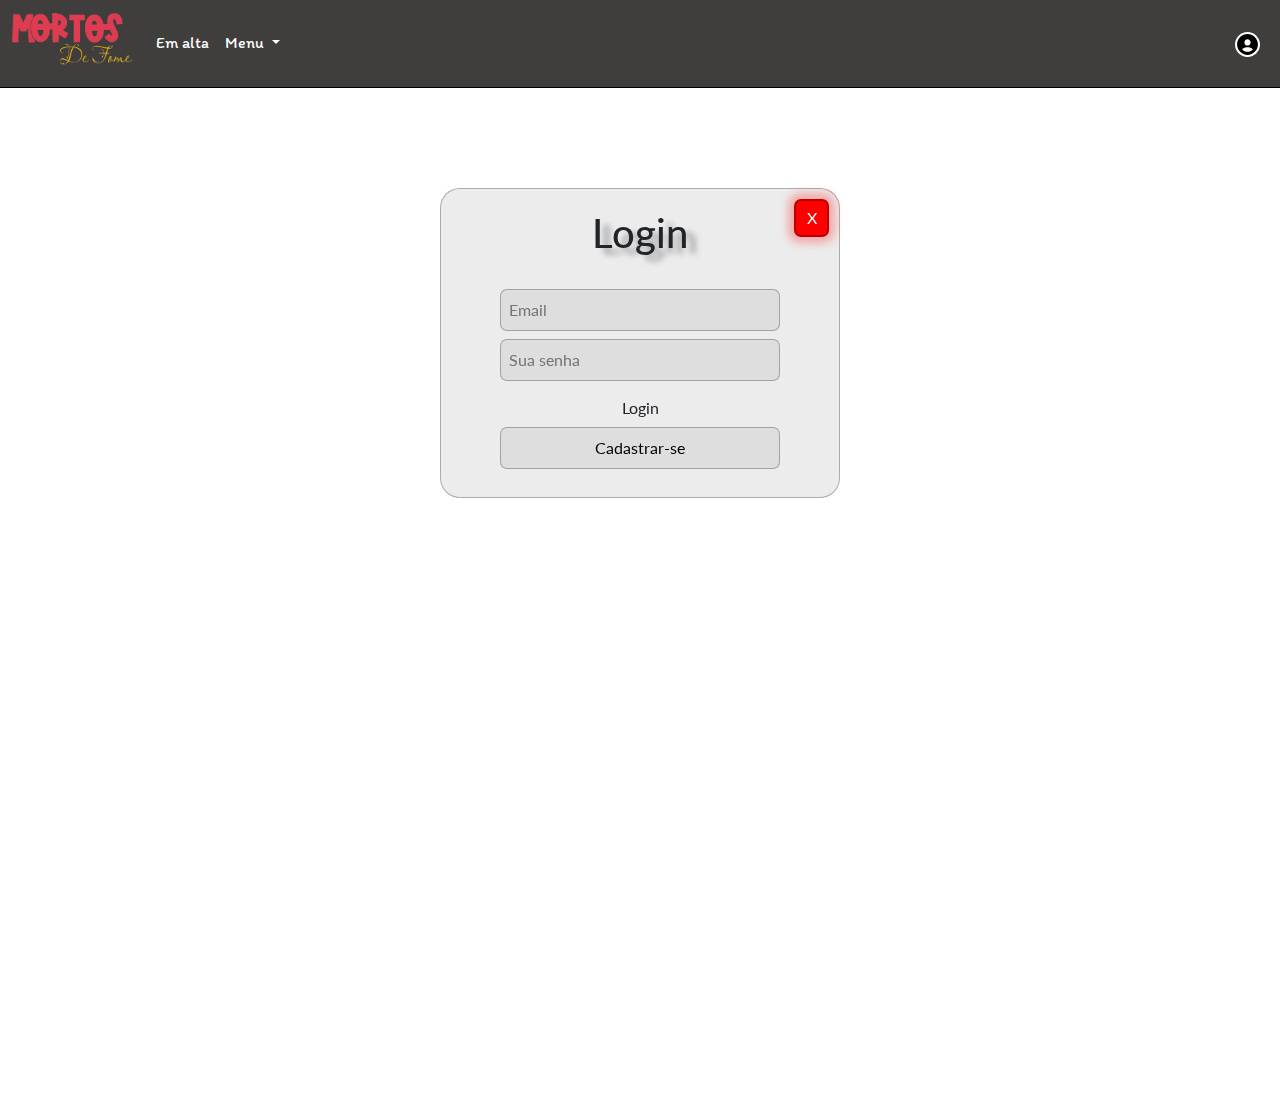
<file: login-index.html>
<!DOCTYPE html>
<html lang="en">

<head>
  <meta charset="UTF-8">
  <meta name="viewport" content="width=device-width, initial-scale=1.0">
  <title>Mortos de Fome - Login</title>
  <link rel="stylesheet" href="style/login-style.css">
  <link rel="stylesheet" href="https://cdnjs.cloudflare.com/ajax/libs/font-awesome/6.6.0/css/all.min.css"
    integrity="sha512-Kc323vGBEqzTmouAECnVceyQqyqdsSiqLQISBL29aUW4U/M7pSPA/gEUZQqv1cwx4OnYxTxve5UMg5GT6L4JJg=="
    crossorigin="anonymous" referrerpolicy="no-referrer" />
  <link href="https://cdn.jsdelivr.net/npm/bootstrap@5.3.3/dist/css/bootstrap.min.css" rel="stylesheet"
    integrity="sha384-QWTKZyjpPEjISv5WaRU9OFeRpok6YctnYmDr5pNlyT2bRjXh0JMhjY6hW+ALEwIH" crossorigin="anonymous">
  <script src="https://cdn.jsdelivr.net/npm/bootstrap@5.3.3/dist/js/bootstrap.bundle.min.js"
    integrity="sha384-YvpcrYf0tY3lHB60NNkmXc5s9fDVZLESaAA55NDzOxhy9GkcIdslK1eN7N6jIeHz"
    crossorigin="anonymous"></script>
  <link rel="preconnect" href="https://fonts.googleapis.com">
  <link rel="preconnect" href="https://fonts.gstatic.com" crossorigin>
  <link
    href="https://fonts.googleapis.com/css2?family=Inter:ital,opsz,wght@0,14..32,200;1,14..32,200&family=Itim&family=Lato:ital,wght@0,100;0,300;0,400;0,700;0,900;1,100;1,300;1,400;1,700;1,900&display=swap"
    rel="stylesheet">
  <link rel="preconnect" href="https://fonts.googleapis.com">
  <link rel="preconnect" href="https://fonts.gstatic.com" crossorigin>
  <link
    href="https://fonts.googleapis.com/css2?family=Inter:ital,opsz,wght@0,14..32,200;1,14..32,200&family=Itim&family=Lato:ital,wght@0,100;0,300;0,400;0,700;0,900;1,100;1,300;1,400;1,700;1,900&display=swap"
    rel="stylesheet">
  <link href="https://unpkg.com/aos@2.3.1/dist/aos.css" rel="stylesheet">
  <link rel="icon" href="assets/marsal.png" type="image/png">
</head>

<body>
  <nav class="navbar navbar-expand-lg ">
    <div class="container-fluid">
      <a class="navbar-brand" href="index.html"><img src="assets/logo.png"></a>

      <div class="collapse navbar-collapse" id="navbarSupportedContent">
        <ul class="navbar-nav me-auto mb-2 mb-lg-0">

          <li class="nav-item">
            <a id="navpal" class="nav-link" href="#">Em alta</a>
          </li>
          <li class="nav-item dropdown">
            <a id="navpal" class="nav-link dropdown-toggle" href="#" role="button" data-bs-toggle="dropdown"
              aria-expanded="false">
              Menu
            </a>
            <ul class="dropdown-menu">
              <li><a class="dropdown-item" href="#">Receitas</a></li>
              <li><a class="dropdown-item" href="#"></a></li>
              <li><a class="dropdown-item" onclick="mostrarconversor()">Conversor de medidas</a></li>
              <li>
                <hr class="dropdown-divider">
              </li>
              <li><a class="dropdown-item" href="upload-post-index.html">Postar</a></li>
            </ul>
          </li>
          <li class="nav-item-1">
            <a class="login" onclick="inpLogin()"><img class="usr-img" src="assets/user.svg" alt="Usuário" height="25px"
                width="25px"></a>
          </li>
        </ul>

      </div>
    </div>
  </nav>
  <aside id="conversor">
    <div class="conversor">
      <label for="quantity">Quantidade:</label><br>
      <input type="number" name="quantity" id="quantity" placeholder="Quantidade" class="input"><br>

      <label for="unit_from">De:</label>
      <select name="unit_from" id="unit_from" class="input">
        <!-- Unidades de Peso -->
        <option value="g">Gramas (g)</option>
        <option value="kg">Quilogramas (kg)</option>
        <option value="lb">Libras (lb)</option>
        <option value="oz">Onças (oz)</option>
        <!-- Unidades de Volume -->
        <option value="ml">Mililitros (ml)</option>
        <option value="l">Litros (l)</option>
        <option value="colher_de_cha">Colheres de chá (colher_de_cha)</option>
        <option value="colher_de_sopa">Colheres de sopa (colher_de_sopa)</option>
        <option value="xicara">Xícaras (xicara)</option>
      </select><br>
      <label for="unit_to">Para:</label>
      <select name="unit_to" id="unit_to" class="input">
        <!-- Unidades de Peso -->
        <option value="g">Gramas (g)</option>
        <option value="kg">Quilogramas (kg)</option>
        <option value="lb">Libras (lb)</option>
        <option value="oz">Onças (oz)</option>
        <!-- Unidades de Volume -->
        <option value="ml">Mililitros (ml)</option>
        <option value="l">Litros (l)</option>
        <option value="colher_de_cha">Colheres de chá (colher_de_cha)</option>
        <option value="colher_de_sopa">Colheres de sopa (colher_de_sopa)</option>
        <option value="xicara">Xícaras (xicara)</option>
      </select>

      <button onclick="convertUnits()" class="btn-1">Converter</button>
      <button onclick="fecharconversor()" class="btn-1">Fechar</button>
      <div id="result"></div>
    </div>
  </aside>
  <section class="main-modal">
    <!-- Modal de Login -->
    <div class="main-form" id="loginPopup">
      <input type="button" value="X" id="close-login-btn" class="input-i" onclick="fecharLogin()">
      <h1>Login</h1><br>
      <input type="email" name="loginEmail" id="loginEmail" placeholder="Email" class="input"><br>
      <input type="password" name="loginPassword" id="loginPassword" placeholder="Sua senha" class="input"><br>
      <input type="button" value="Login" nome="submit" id="loginSubmit" onclick="login()" class="btn"><br>
      <div id="loginMsg"></div>
      <input type="button" value="Cadastrar-se" class="btn-r" onclick="inpcadastro()">
    </div>

  </section>
  <footer class="footer" data-aos="fade-up">
    <div class="footer-container">
      <div class="footer-top">
        <div>
          <img src="assets/logo.png" alt="Mortos de fome" class="footer-title" height="100px">
          <ul class="footer-list">
            <li class="footer-list-item">
              <a href="#" class="footer-list-link">Sobre</a>
            </li>
            <li class="footer-list-item">
              <a href="#" class="footer-list-link">Receitas</a>
            </li>
            <li class="footer-list-item">
              <a href="#" class="footer-list-link">Afiliados</a>
            </li>
            <li>
              <a href=""><span class="copyright">2024 Mortos de fome. Todos os direitos reservados.</span></a>
            </li>
          </ul>
        </div>
        <div>
          <hr class="footer-divider">
        </div>
  </footer>
  <script src="javascript/login.js"></script>
  <script src="https://unpkg.com/aos@2.3.1/dist/aos.js"></script>
  <script>
    AOS.init();
  </script>
</body>

</html>
</file>
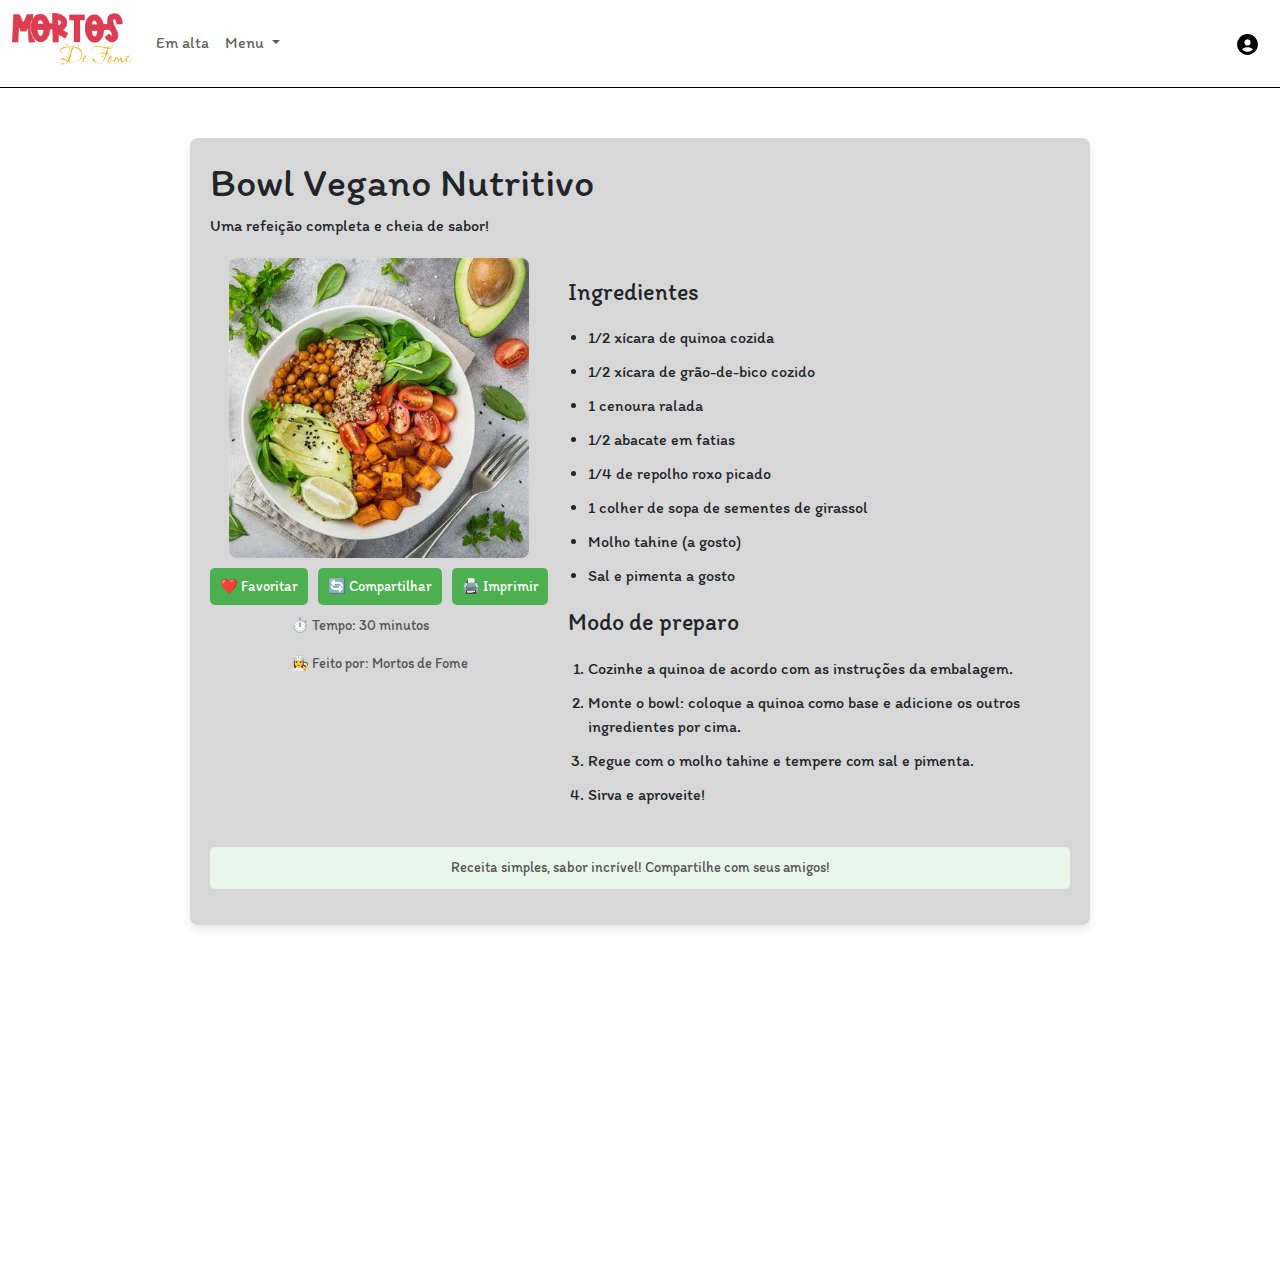
<file: post-bowl-index.html>
<!DOCTYPE html>
<html lang="en">

<head>
  <meta charset="UTF-8">
  <meta name="viewport" content="width=device-width, initial-scale=1.0">
  <title>Mortos de Fome - Receita</title>
  <link rel="stylesheet" href="style/post-main.css">
  <link rel="stylesheet" href="https://cdnjs.cloudflare.com/ajax/libs/font-awesome/6.6.0/css/all.min.css"
    integrity="sha512-Kc323vGBEqzTmouAECnVceyQqyqdsSiqLQISBL29aUW4U/M7pSPA/gEUZQqv1cwx4OnYxTxve5UMg5GT6L4JJg=="
    crossorigin="anonymous" referrerpolicy="no-referrer" />
  <link href="https://cdn.jsdelivr.net/npm/bootstrap@5.3.3/dist/css/bootstrap.min.css" rel="stylesheet"
    integrity="sha384-QWTKZyjpPEjISv5WaRU9OFeRpok6YctnYmDr5pNlyT2bRjXh0JMhjY6hW+ALEwIH" crossorigin="anonymous">
  <script src="https://cdn.jsdelivr.net/npm/bootstrap@5.3.3/dist/js/bootstrap.bundle.min.js"
    integrity="sha384-YvpcrYf0tY3lHB60NNkmXc5s9fDVZLESaAA55NDzOxhy9GkcIdslK1eN7N6jIeHz"
    crossorigin="anonymous"></script>
  <link rel="preconnect" href="https://fonts.googleapis.com">
  <link rel="preconnect" href="https://fonts.gstatic.com" crossorigin>
  <link
    href="https://fonts.googleapis.com/css2?family=Inter:ital,opsz,wght@0,14..32,200;1,14..32,200&family=Itim&family=Lato:ital,wght@0,100;0,300;0,400;0,700;0,900;1,100;1,300;1,400;1,700;1,900&display=swap"
    rel="stylesheet">
  <link rel="preconnect" href="https://fonts.googleapis.com">
  <link rel="preconnect" href="https://fonts.gstatic.com" crossorigin>
  <link
    href="https://fonts.googleapis.com/css2?family=Inter:ital,opsz,wght@0,14..32,200;1,14..32,200&family=Itim&family=Lato:ital,wght@0,100;0,300;0,400;0,700;0,900;1,100;1,300;1,400;1,700;1,900&display=swap"
    rel="stylesheet">
  <link href="https://unpkg.com/aos@2.3.1/dist/aos.css" rel="stylesheet">
  <link rel="icon" href="assets/marsal.png" type="image/png">
</head>

<body>
  <nav class="navbar navbar-expand-lg ">
    <div class="container-fluid">
      <a class="navbar-brand" href="index.html"><img src="assets/logo.png"></a>

      <div class="collapse navbar-collapse" id="navbarSupportedContent">
        <ul class="navbar-nav me-auto mb-2 mb-lg-0">

          <li class="nav-item">
            <a class="nav-link" href="#">Em alta</a>
          </li>
          <li class="nav-item dropdown">
            <a class="nav-link dropdown-toggle" href="#" role="button" data-bs-toggle="dropdown" aria-expanded="false">
              Menu
            </a>
            <ul class="dropdown-menu">
              <li><a class="dropdown-item" href="#">Receitas</a></li>
              <li><a class="dropdown-item" href="#"></a></li>
              <li><a class="dropdown-item" onclick="mostrarconversor()">Conversor de medidas</a></li>
              <li>
                <hr class="dropdown-divider">
              </li>
              <li><a class="dropdown-item" href="upload-post-index.html">Postar</a></li>
            </ul>
          </li>
          <li class="nav-item-1">
            <a class="login" onclick="inpLogin()"><img class="usr-img" src="assets/user.svg" alt="Usuário" height="25px"
                width="25px"></a>
          </li>
        </ul>

      </div>
    </div>
  </nav>
  <aside id="conversor">
    <div class="conversor">
      <label for="quantity">Quantidade:</label><br>
      <input type="number" name="quantity" id="quantity" placeholder="Quantidade" class="input"><br>

      <label for="unit_from">De:</label>
      <select name="unit_from" id="unit_from" class="input">
        <!-- Unidades de Peso -->
        <option value="g">Gramas (g)</option>
        <option value="kg">Quilogramas (kg)</option>
        <option value="lb">Libras (lb)</option>
        <option value="oz">Onças (oz)</option>
        <!-- Unidades de Volume -->
        <option value="ml">Mililitros (ml)</option>
        <option value="l">Litros (l)</option>
        <option value="colher_de_cha">Colheres de chá (colher_de_cha)</option>
        <option value="colher_de_sopa">Colheres de sopa (colher_de_sopa)</option>
        <option value="xicara">Xícaras (xicara)</option>
      </select><br>
      <label for="unit_to">Para:</label>
      <select name="unit_to" id="unit_to" class="input">
        <!-- Unidades de Peso -->
        <option value="g">Gramas (g)</option>
        <option value="kg">Quilogramas (kg)</option>
        <option value="lb">Libras (lb)</option>
        <option value="oz">Onças (oz)</option>
        <!-- Unidades de Volume -->
        <option value="ml">Mililitros (ml)</option>
        <option value="l">Litros (l)</option>
        <option value="colher_de_cha">Colheres de chá (colher_de_cha)</option>
        <option value="colher_de_sopa">Colheres de sopa (colher_de_sopa)</option>
        <option value="xicara">Xícaras (xicara)</option>
      </select>

      <button onclick="convertUnits()" class="btn-1">Converter</button>
      <button onclick="fecharconversor()" class="btn-1">Fechar</button>
      <div id="result"></div>
    </div>
  </aside>
  <div class="post-main">
    <div class="content">
      <h1>Bowl Vegano Nutritivo</h1>
      <p>Uma refeição completa e cheia de sabor!</p>
      <div class="recipe-content">
        <section class="recipe-image">
          <img src="assets/bowl.jpg" alt="Bowl vegano nutritivo com ingredientes coloridos" />
          <div class="recipe-meta">
            <button class="btn-action">❤️ Favoritar</button>
            <button class="btn-action">🔄 Compartilhar</button>
            <button class="btn-action">🖨️ Imprimir</button>
          </div>
          <div class="recipe-info">
            <p>⏱️ Tempo: 30 minutos</p>
            <p>👩‍🍳 Feito por: Mortos de Fome</p>
          </div>
        </section>
        <section class="recipe-details">
          <h2>Ingredientes</h2>
          <ul>
            <li>1/2 xícara de quinoa cozida</li>
            <li>1/2 xícara de grão-de-bico cozido</li>
            <li>1 cenoura ralada</li>
            <li>1/2 abacate em fatias</li>
            <li>1/4 de repolho roxo picado</li>
            <li>1 colher de sopa de sementes de girassol</li>
            <li>Molho tahine (a gosto)</li>
            <li>Sal e pimenta a gosto</li>
          </ul>
          <h2>Modo de preparo</h2>
          <ol>
            <li>Cozinhe a quinoa de acordo com as instruções da embalagem.</li>
            <li>Monte o bowl: coloque a quinoa como base e adicione os outros ingredientes por cima.</li>
            <li>Regue com o molho tahine e tempere com sal e pimenta.</li>
            <li>Sirva e aproveite!</li>
          </ol>
        </section>
      </div>
      <footer class="recipe-footer">
        <p>Receita simples, sabor incrível! Compartilhe com seus amigos!</p>
      </footer>
    </div>
  </div>

  <footer class="footer" data-aos="fade-up">
    <div class="footer-container">
      <div class="footer-top">
        <div>
          <img src="assets/logo.png" alt="Mortos de fome" class="footer-title" height="100px">
          <ul class="footer-list">
            <li class="footer-list-item">
              <a href="#" class="footer-list-link">Sobre</a>
            </li>
            <li class="footer-list-item">
              <a href="#" class="footer-list-link">Receitas</a>
            </li>
            <li class="footer-list-item">
              <a href="#" class="footer-list-link">Afiliados</a>
            </li>
            <li>
              <a href=""><span class="copyright">2024 Mortos de fome. Todos os direitos reservados.</span></a>
            </li>
          </ul>
        </div>
        <div>
          <hr class="footer-divider">
        </div>
  </footer>
  <script src="javascript/script.js"></script>
  <script src="https://unpkg.com/aos@2.3.1/dist/aos.js"></script>
  <script>
    AOS.init();
  </script>
</body>

</html>
</file>
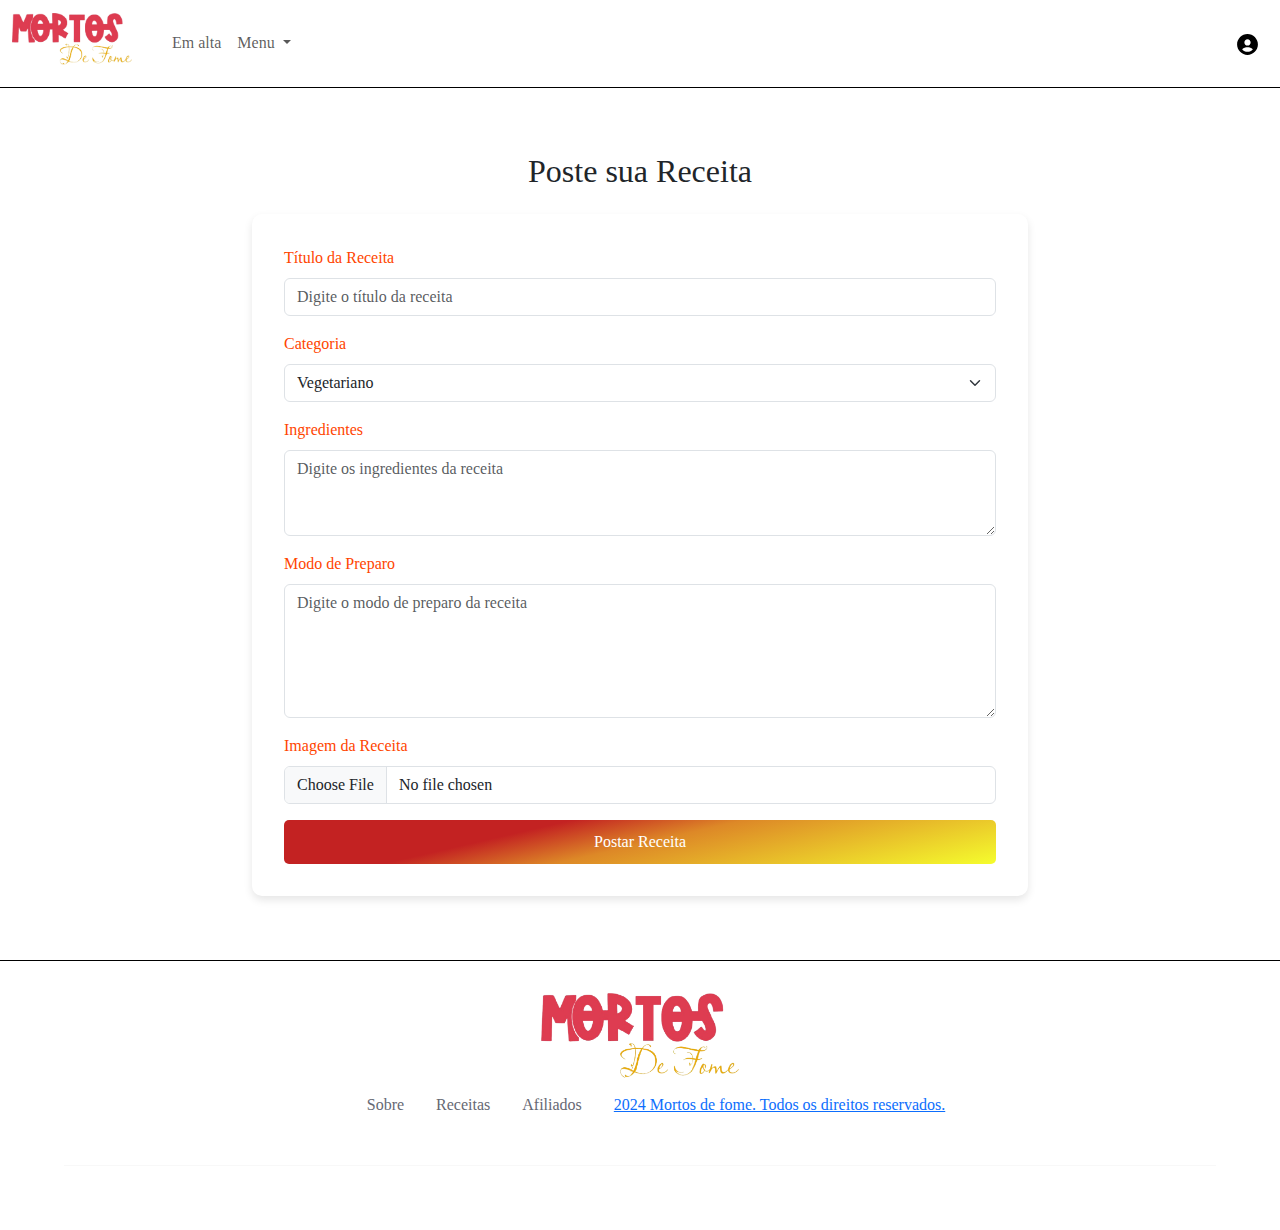
<file: upload-post-index.html>
<!DOCTYPE html>
<html lang="en">

<head>
  <meta charset="UTF-8">
  <meta name="viewport" content="width=device-width, initial-scale=1.0">
  <title>Mortos de fome - Postar Receita</title>
  <link rel="stylesheet" href="style/post-style.css">
  <link rel="stylesheet" href="https://cdnjs.cloudflare.com/ajax/libs/font-awesome/6.6.0/css/all.min.css"
    integrity="sha512-Kc323vGBEqzTmouAECnVceyQqyqdsSiqLQISBL29aUW4U/M7pSPA/gEUZQqv1cwx4OnYxTxve5UMg5GT6L4JJg=="
    crossorigin="anonymous" referrerpolicy="no-referrer" />
  <link href="https://cdn.jsdelivr.net/npm/bootstrap@5.3.3/dist/css/bootstrap.min.css" rel="stylesheet"
    integrity="sha384-QWTKZyjpPEjISv5WaRU9OFeRpok6YctnYmDr5pNlyT2bRjXh0JMhjY6hW+ALEwIH" crossorigin="anonymous">
  <script src="https://cdn.jsdelivr.net/npm/bootstrap@5.3.3/dist/js/bootstrap.bundle.min.js"
    integrity="sha384-YvpcrYf0tY3lHB60NNkmXc5s9fDVZLESaAA55NDzOxhy9GkcIdslK1eN7N6jIeHz"
    crossorigin="anonymous"></script>
  <link rel="icon" href="assets/marsal.png" type="image/png">
</head>

<body>
  <nav class="navbar navbar-expand-lg">
    <div class="container-fluid">
      <a class="navbar-brand" href="index.html"><img src="assets/logo.png" alt="Logo"> </a>
      <div class="collapse navbar-collapse" id="navbarSupportedContent">
        <ul class="navbar-nav me-auto mb-2 mb-lg-0">
          <li class="nav-item">
            <a class="nav-link active" aria-current="page" href="#"><i class="fa-solid fa-house"></i></a>
          </li>
          <li class="nav-item">
            <a class="nav-link" href="#">Em alta</a>
          </li>
          <li class="nav-item dropdown">
            <a class="nav-link dropdown-toggle" href="#" role="button" data-bs-toggle="dropdown" aria-expanded="false">
              Menu
            </a>
            <ul class="dropdown-menu">
              <li><a class="dropdown-item" href="#">Receitas</a></li>
            </ul>
          </li>
          <li class="nav-item-1">
            <a class="login" onclick="inpLogin()"><img class="usr-img" src="assets/user.svg" alt="Usuário" height="25px"
                width="25px"></a>
          </li>
        </ul>
      </div>
    </div>
  </nav>

  <!-- Formulário para postar receita -->
  <section class="post-recipe">
    <div class="container">
      <h2 class="section-title">Poste sua Receita</h2>
      <form id="recipeForm">
        <div class="mb-3">
          <label for="recipeTitle" class="form-label">
            <span class="title">
              Título da Receita
            </span>
          </label>
          <input type="text" class="form-control" id="recipeTitle" placeholder="Digite o título da receita">
        </div>
        <div class="mb-3">
          <label for="recipeCategory" class="form-label">
            <span class="categoria">
              Categoria
            </span>
          </label>
          <select class="form-select" id="recipeCategory">
            <option value="vegetariano"><span class="sel-vegan">Vegetariano</span></option>
            <option value="vegano">Vegano</option>
            <option value="sem_lactose">Sem Lactose</option>
            <option value="carnivoro">Carnívoro</option>
          </select>
        </div>
        <div class="mb-3">
          <label for="recipeIngredients" class="form-label">
            <span class="ingredientes">
              Ingredientes
            </span>
          </label>
          <textarea class="form-control" id="recipeIngredients" rows="3"
            placeholder="Digite os ingredientes da receita"></textarea>
        </div>
        <div class="mb-3">
          <label for="recipeInstructions" class="form-label">
            <span class="modo">
              Modo de Preparo
            </span>
          </label>
          <textarea class="form-control" id="recipeInstructions" rows="5"
            placeholder="Digite o modo de preparo da receita"></textarea>
        </div>
        <div class="mb-3">
          <label for="recipeImage" class="form-label">
            <span class="rec-img">
              Imagem da Receita
            </span>
          </label>
          <input type="file" class="form-control" id="recipeImage">
        </div>
        <button type="submit" class="btn btn-primary">Postar Receita</button>
      </form>
    </div>
  </section>

  <footer class="footer">
    <div class="footer-container">
      <div class="footer-top">
        <div>
          <img src="assets/logo.png" alt="Mortos de fome" class="footer-title" height="100px">
          <ul class="footer-list">
            <li class="footer-list-item">
              <a href="#" class="footer-list-link">Sobre</a>
            </li>
            <li class="footer-list-item">
              <a href="#" class="footer-list-link">Receitas</a>
            </li>
            <li class="footer-list-item">
              <a href="#" class="footer-list-link">Afiliados</a>
            </li>
            <li>
              <a href=""><span class="copyright">2024 Mortos de fome. Todos os direitos reservados.</span></a>
            </li>
          </ul>
        </div>
      </div>
      <hr class="footer-divider">
      <div class="footer-bottom"></div>
    </div>
  </footer>
  <script src="https://unpkg.com/aos@2.3.1/dist/aos.js"></script>
  <script src="javascript/script.js"></script>
</body>

</html>
</file>
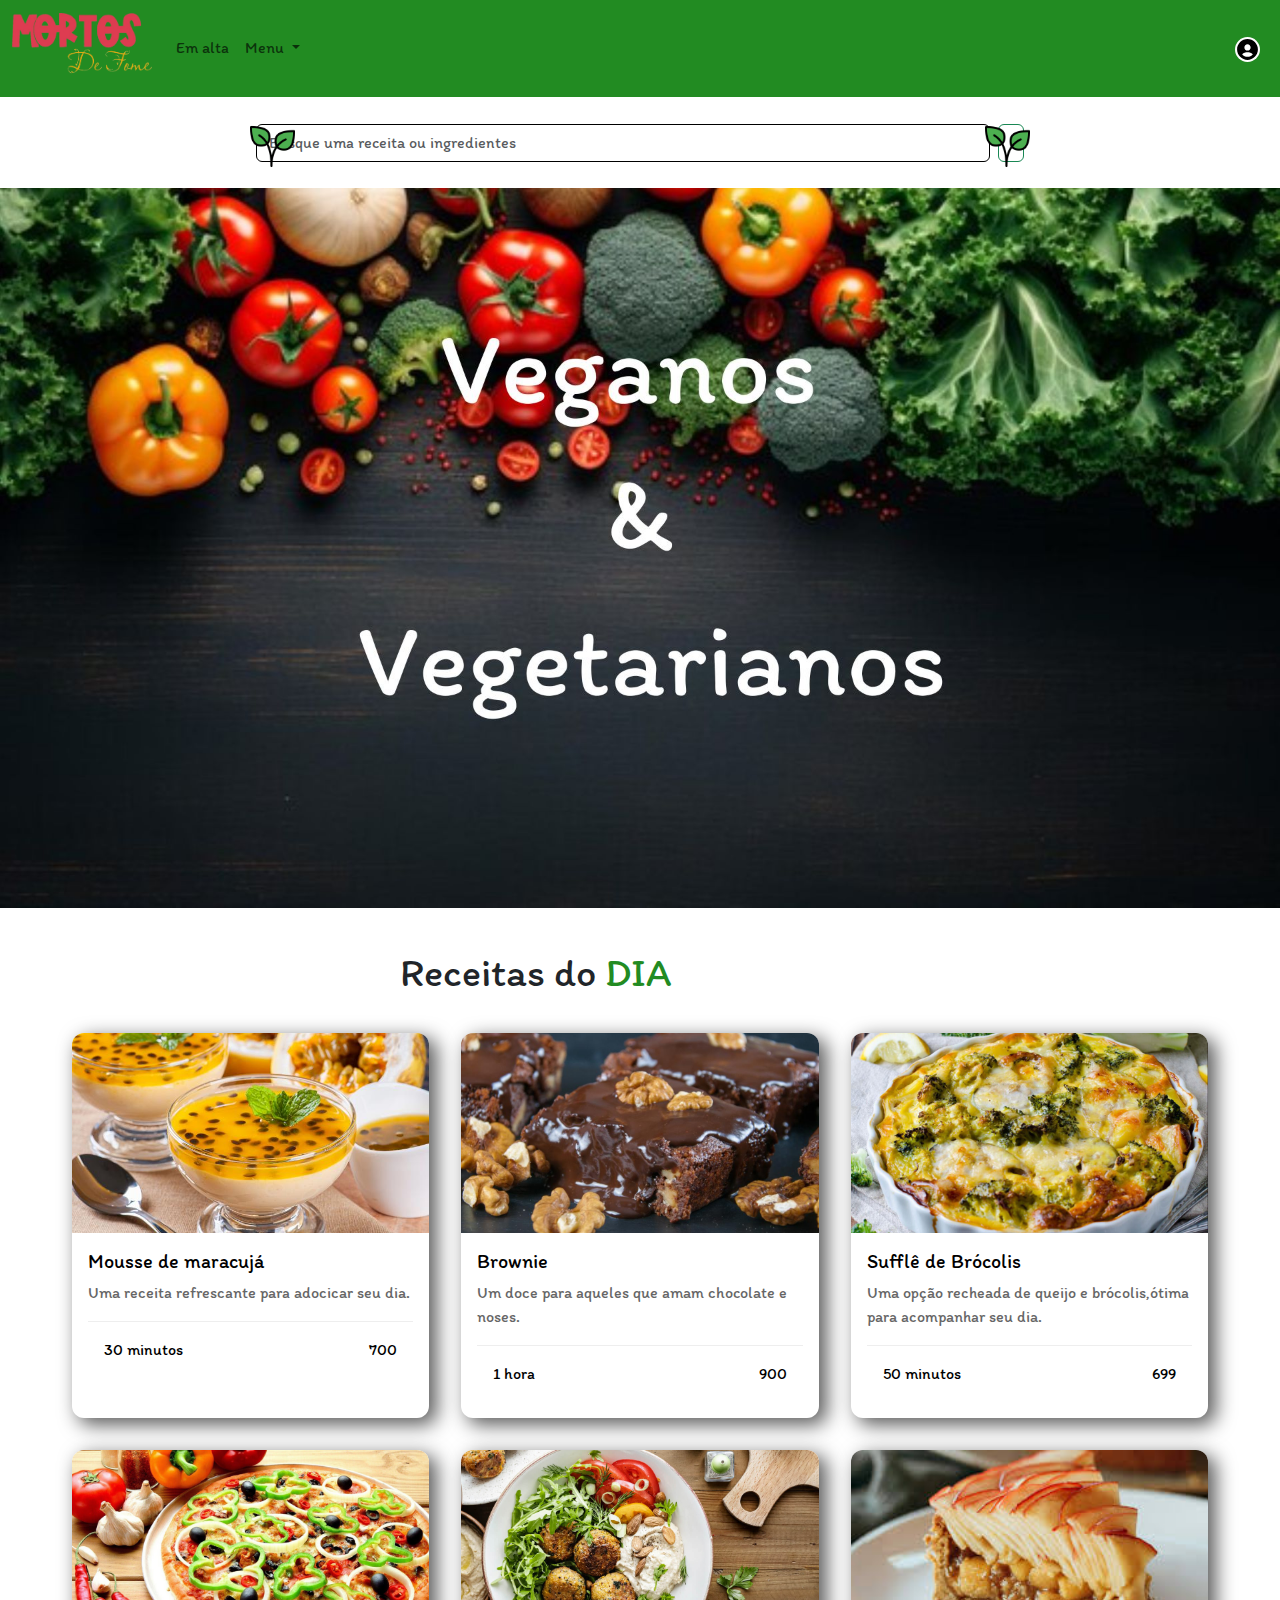
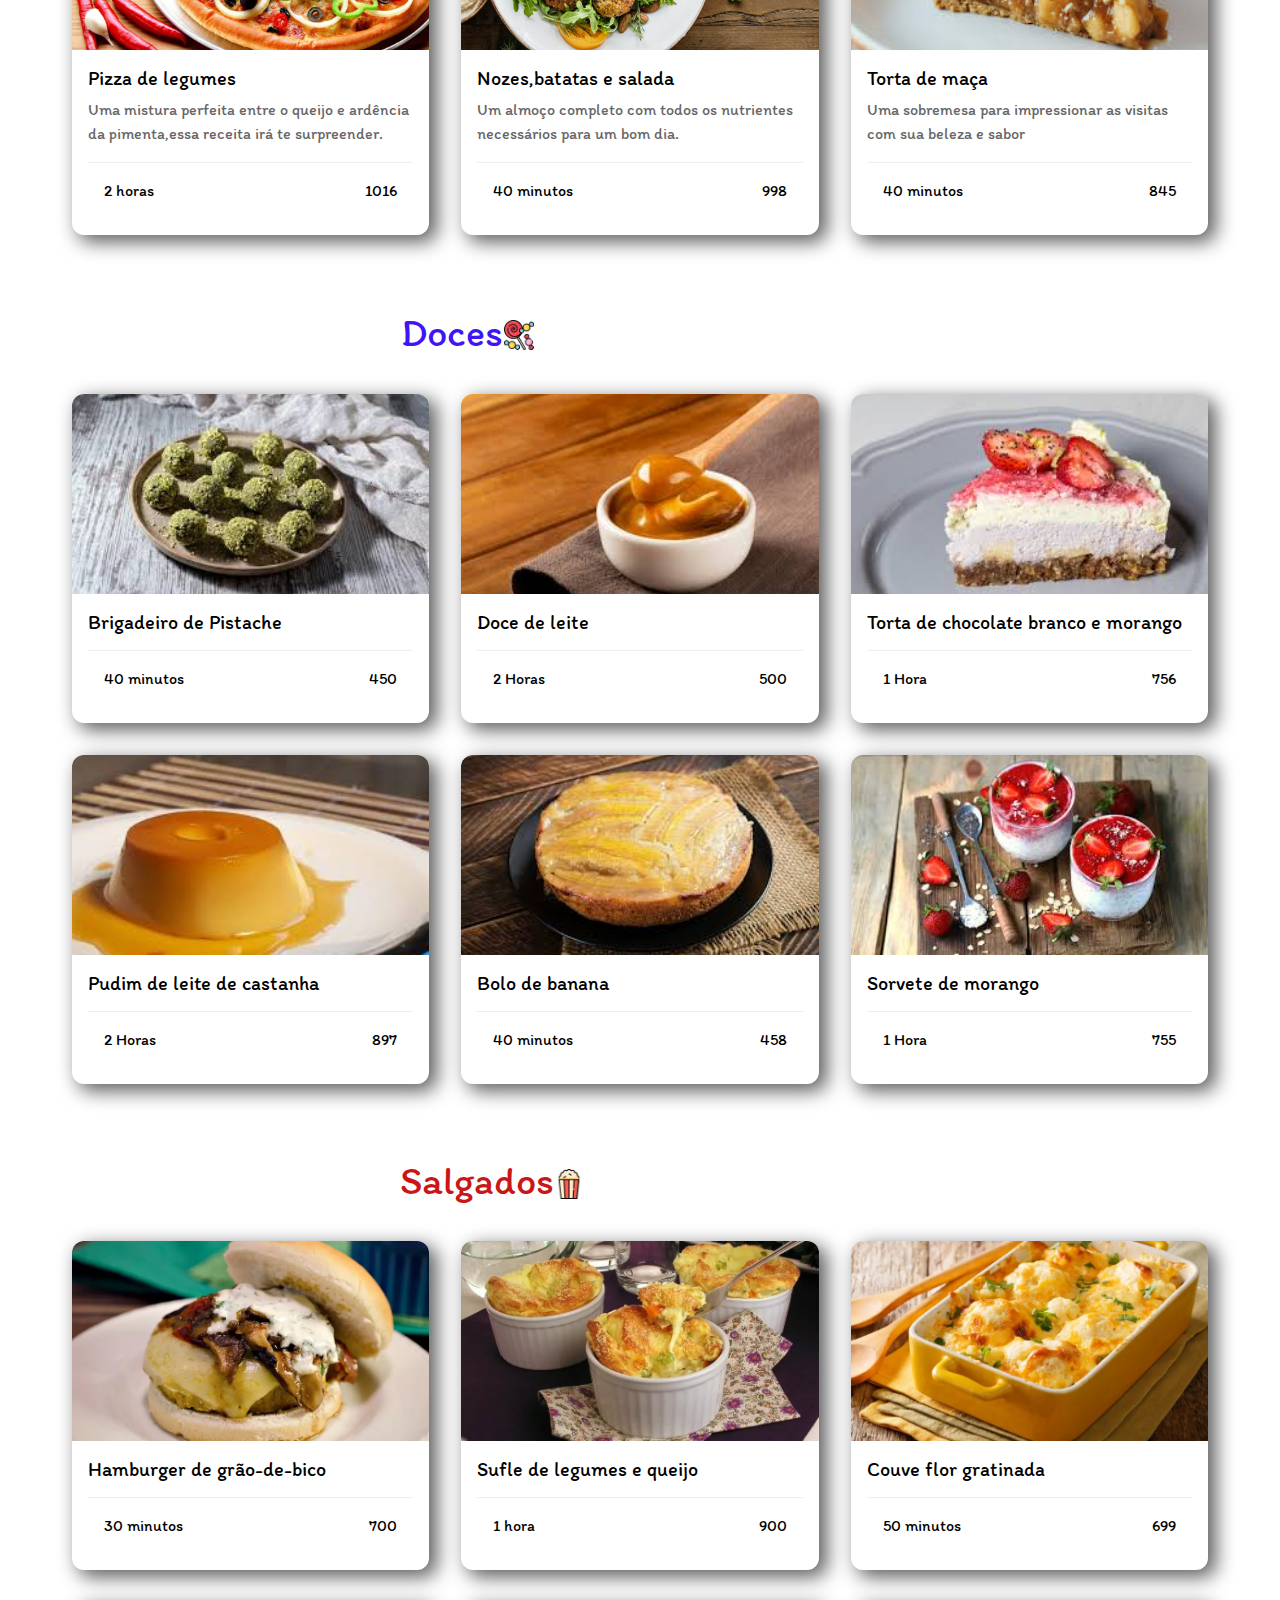
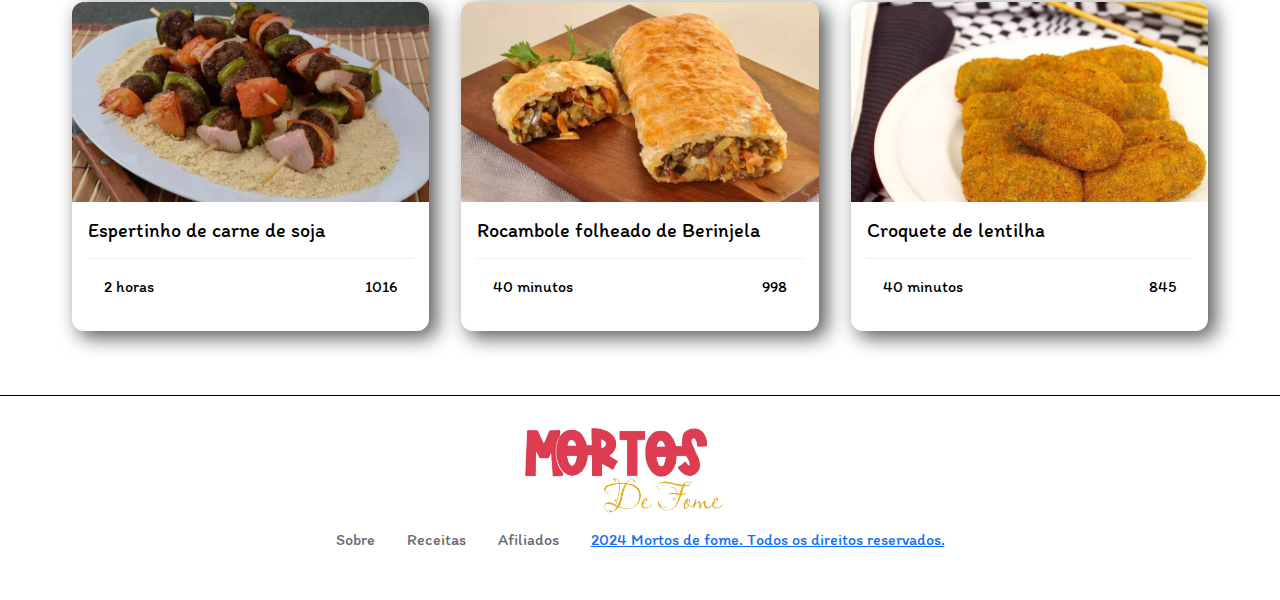
<file: vegetariano-index.html>
<!DOCTYPE html>
<html lang="en">

<head>
  <meta charset="UTF-8">
  <meta name="viewport" content="width=device-width, initial-scale=1.0">
  <title>Mortos de Fome - Vegetariano</title>
  <link rel="stylesheet" href="style/veg-style.css">
  <link rel="stylesheet" href="https://cdnjs.cloudflare.com/ajax/libs/font-awesome/6.6.0/css/all.min.css"
    integrity="sha512-Kc323vGBEqzTmouAECnVceyQqyqdsSiqLQISBL29aUW4U/M7pSPA/gEUZQqv1cwx4OnYxTxve5UMg5GT6L4JJg=="
    crossorigin="anonymous" referrerpolicy="no-referrer" />
  <link href="https://cdn.jsdelivr.net/npm/bootstrap@5.3.3/dist/css/bootstrap.min.css" rel="stylesheet"
    integrity="sha384-QWTKZyjpPEjISv5WaRU9OFeRpok6YctnYmDr5pNlyT2bRjXh0JMhjY6hW+ALEwIH" crossorigin="anonymous">
  <script src="https://cdn.jsdelivr.net/npm/bootstrap@5.3.3/dist/js/bootstrap.bundle.min.js"
    integrity="sha384-YvpcrYf0tY3lHB60NNkmXc5s9fDVZLESaAA55NDzOxhy9GkcIdslK1eN7N6jIeHz"
    crossorigin="anonymous"></script>
  <link rel="preconnect" href="
https://fonts.googleapis.com">
  <link rel="preconnect" href="
https://fonts.gstatic.com" crossorigin>
  <link
    href="
https://fonts.googleapis.com/css2?family=Inter:ital,opsz,wght@0,14..32,200;1,14..32,200&family=Itim&family=Lato:ital,wght@0,100;0,300;0,400;0,700;0,900;1,100;1,300;1,400;1,700;1,900&display=swap"
    rel="stylesheet">
  <link rel="icon" href="assets/marsal.png" type="image/png">
</head>

<body>
  <div class="">
    <nav class="navbar navbar-expand-lg ">
      <div class="container-fluid">
        <a class="navbar-brand" href="index.html"><img src="assets/logo.png" class="img1"> </a>

        <div class="collapse navbar-collapse" id="navbarSupportedContent">
          <ul class="navbar-nav me-auto mb-2 mb-lg-0">

            <li class="nav-item">
              <a class="nav-link" href="#">Em alta</a>
            </li>
            <li class="nav-item dropdown">
              <a class="nav-link dropdown-toggle" href="#" role="button" data-bs-toggle="dropdown"
                aria-expanded="false">
                Menu
              </a>
              <ul class="dropdown-menu">
                <li><a class="dropdown-item" href="#">Receitas</a></li>
                <li><a class="dropdown-item" href="#"></a></li>
                <li><a class="dropdown-item" onclick="mostrarconversor()">Conversor de medidas</a></li>
                <li>
                  <hr class="dropdown-divider">
                </li>
                <li><a class="dropdown-item" href="#">Postar</a></li>
              </ul>
            </li>
            <li class="nav-item">
              <a class="nav-link disabled" aria-disabled="true"></a>
            </li>
            <li class="nav-item-1">
              <a class="login" onclick="inpLogin()"><img class="usr-img" src="assets/user.svg" alt="Usuário"
                  height="25px" width="25px"></a>
            </li>
          </ul>
        </div>
      </div>
    </nav>
    <aside id="conversor">
      <div class="conversor">
        <label for="quantity">Quantidade:</label><br>
        <input type="number" name="quantity" id="quantity" placeholder="Quantidade" class="input"><br>

        <label for="unit_from">De:</label>
        <select name="unit_from" id="unit_from" class="input">
          <!-- Unidades de Peso -->
          <option value="g">Gramas (g)</option>
          <option value="kg">Quilogramas (kg)</option>
          <option value="lb">Libras (lb)</option>
          <option value="oz">Onças (oz)</option>
          <!-- Unidades de Volume -->
          <option value="ml">Mililitros (ml)</option>
          <option value="l">Litros (l)</option>
          <option value="colher_de_cha">Colheres de chá (colher_de_cha)</option>
          <option value="colher_de_sopa">Colheres de sopa (colher_de_sopa)</option>
          <option value="xicara">Xícaras (xicara)</option>
        </select><br>
        <label for="unit_to">Para:</label>
        <select name="unit_to" id="unit_to" class="input">
          <!-- Unidades de Peso -->
          <option value="g">Gramas (g)</option>
          <option value="kg">Quilogramas (kg)</option>
          <option value="lb">Libras (lb)</option>
          <option value="oz">Onças (oz)</option>
          <!-- Unidades de Volume -->
          <option value="ml">Mililitros (ml)</option>
          <option value="l">Litros (l)</option>
          <option value="colher_de_cha">Colheres de chá (colher_de_cha)</option>
          <option value="colher_de_sopa">Colheres de sopa (colher_de_sopa)</option>
          <option value="xicara">Xícaras (xicara)</option>
        </select>

        <button onclick="convertUnits()" class="btn-1">Converter</button>
        <button onclick="fecharconversor()" class="btn-1">Fechar</button>
        <div id="result"></div>
      </div>
    </aside>
    <div class="search">
      <form class="d-flex" role="search">
        <a><img src="assets/image 3.png" class="plant"></a>
        <a><img src="assets/image 3.png" class="plante"></a>
        <input class="form-control me-2" type="search" placeholder="Busque uma receita ou ingredientes"
          aria-label="Search">
        <button class="btn btn-outline-success decosearch" type="submit" id="input-search"><i
            class="fa-solid fa-magnifying-glass"></i></button>
      </form>
    </div>
    <img src="assets/Veganos & Vegetarianos.jpg" class="fundo">

    <div class="cards-main">
      <h1 class="rec-title" data-aos="fade-up">Receitas do <span class="fileira1">DIA</span></h1>
      <div class="cards">
        <div class="cartao" data-aos="fade-up">
          <a href="">
            <img src="assets/musse.jpg" alt="Receita Vegana" class="cartao-img">
            <div class="cartao-content">
              <h3 class="cartao-title">Mousse de maracujá</h3>
              <p class="cartao-text">Uma receita refrescante para adocicar seu dia.</p>
              <div class="cartao-footer">
                <span><i class="fa-regular fa-clock"></i> 30 minutos</span>
                <span><i class="fa-regular fa-heart"></i> 700</span>
              </div>
            </div>
          </a>
        </div>

        <div class="cartao" data-aos="fade-up">
          <a href="">
            <img src="assets/doces_veganos_para_colocar_no_seu_cardapio.jpg" alt="Massa Italiana" class="cartao-img">
            <div class="cartao-content">
              <h3 class="cartao-title">Brownie</h3>
              <p class="cartao-text">Um doce para aqueles que amam chocolate e noses.</p>
              <div class="cartao-footer">
                <span><i class="fa-regular fa-clock"></i> 1 hora</span>
                <span><i class="fa-regular fa-heart"></i> 900</span>
              </div>
            </div>
          </a>
        </div>

        <div class="cartao" data-aos="fade-up">
          <a href="">
            <img src="assets/receitas-vegetarianas-baratas-5.jpg" alt="Sobremesa" class="cartao-img">
            <div class="cartao-content">
              <h3 class="cartao-title">Sufflê de Brócolis</h3>
              <p class="cartao-text">Uma opção recheada de queijo e brócolis,ótima para acompanhar seu dia.</p>
              <div class="cartao-footer">
                <span><i class="fa-regular fa-clock"></i> 50 minutos</span>
                <span><i class="fa-regular fa-heart"></i> 699</span>
              </div>
            </div>
          </a>
        </div>

        <div class="cartao" data-aos="fade-up">
          <a href="">
            <img src="assets/receitas-vegetarianas-baratas-p.jpg" alt="Prato Saudável" class="cartao-img">
            <div class="cartao-content">
              <h3 class="cartao-title">Pizza de legumes</h3>
              <p class="cartao-text">Uma mistura perfeita entre o queijo e ardência da pimenta,essa receita irá te
                surpreender.</p>
              <div class="cartao-footer">
                <span><i class="fa-regular fa-clock"></i> 2 horas</span>
                <span><i class="fa-regular fa-heart"></i> 1016</span>
              </div>
            </div>
          </a>
        </div>

        <div class="cartao" data-aos="fade-up">
          <a href="">
            <img src="assets/image 2.jpg" alt="Café da Manhã" class="cartao-img">
            <div class="cartao-content">
              <h3 class="cartao-title">Nozes,batatas e salada</h3>
              <p class="cartao-text">Um almoço completo com todos os nutrientes necessários para um bom dia.</p>
              <div class="cartao-footer">
                <span><i class="fa-regular fa-clock"></i> 40 minutos</span>
                <span><i class="fa-regular fa-heart"></i> 998</span>
              </div>
            </div>
          </a>
        </div>

        <div class="cartao" data-aos="fade-up">
          <a href="">
            <img src="assets/doceveg1.jpg" alt="Sobremesa Especial" class="cartao-img">
            <div class="cartao-content">
              <h3 class="cartao-title">Torta de maça</h3>
              <p class="cartao-text">Uma sobremesa para impressionar as visitas com sua beleza e sabor</p>
              <div class="cartao-footer">
                <span><i class="fa-regular fa-clock"></i> 40 minutos</span>
                <span><i class="fa-regular fa-heart"></i> 845</span>
              </div>
            </div>
          </a>
        </div>
      </div>
    </div>
    <div class="cards-main"></div>
    <h1 class="rec-title" data-aos="fade-up"><span class="doci">Doces</span> <a><img src="assets/doces.png"
          class="doces"></a></h1>
    <div class="cards">
      <div class="cartao" data-aos="fade-up">
        <a href="">
          <img src="assets/doce1.jpg" alt="Receita Vegana" class="cartao-img">
          <div class="cartao-content">
            <h3 class="cartao-title">Brigadeiro de Pistache</h3>
            <p class="cartao-text"></p>
            <div class="cartao-footer">
              <span><i class="fa-regular fa-clock"></i> 40 minutos</span>
              <span><i class="fa-regular fa-heart"></i> 450</span>
            </div>
          </div>
        </a>
      </div>

      <div class="cartao" data-aos="fade-up">
        <a href="">
          <img src="assets/doce2.jpg" alt="Massa Italiana" class="cartao-img">
          <div class="cartao-content">
            <h3 class="cartao-title">Doce de leite</h3>
            <p class="cartao-text"></p>
            <div class="cartao-footer">
              <span><i class="fa-regular fa-clock"></i> 2 Horas</span>
              <span><i class="fa-regular fa-heart"></i> 500</span>
            </div>
          </div>
        </a>
      </div>

      <div class="cartao" data-aos="fade-up">
        <a href="">
          <img src="assets/doce3.jpg" alt="Sobremesa" class="cartao-img">
          <div class="cartao-content">
            <h3 class="cartao-title">Torta de chocolate branco e morango</h3>
            <p class="cartao-text"></p>
            <div class="cartao-footer">
              <span><i class="fa-regular fa-clock"></i> 1 Hora</span>
              <span><i class="fa-regular fa-heart"></i> 756</span>
            </div>
          </div>
        </a>
      </div>

      <div class="cartao" data-aos="fade-up">
        <a href="">
          <img src="assets/doce4.jpg" alt="Prato Saudável" class="cartao-img">
          <div class="cartao-content">
            <h3 class="cartao-title">Pudim de leite de castanha</h3>
            <p class="cartao-text"></p>
            <div class="cartao-footer">
              <span><i class="fa-regular fa-clock"></i> 2 Horas</span>
              <span><i class="fa-regular fa-heart"></i> 897</span>
            </div>
          </div>
        </a>
      </div>

      <div class="cartao" data-aos="fade-up">
        <a href="">
          <img src="assets/doce5.jpg" alt="Café da Manhã" class="cartao-img">
          <div class="cartao-content">
            <h3 class="cartao-title">Bolo de banana</h3>
            <p class="cartao-text"></p>
            <div class="cartao-footer">
              <span><i class="fa-regular fa-clock"></i> 40 minutos</span>
              <span><i class="fa-regular fa-heart"></i> 458</span>
            </div>
          </div>
        </a>
      </div>

      <div class="cartao" data-aos="fade-up">
        <a href="">
          <img src="assets/doce6.jpg" alt="Sobremesa Especial" class="cartao-img">
          <div class="cartao-content">
            <h3 class="cartao-title">Sorvete de morango</h3>
            <p class="cartao-text"></p>
            <div class="cartao-footer">
              <span><i class="fa-regular fa-clock"></i> 1 Hora</span>
              <span><i class="fa-regular fa-heart"></i> 755</span>
            </div>
          </div>
        </a>
      </div>
    </div>
  </div>
  <div class="cards-main"></div>
  <h1 class="rec-title" data-aos="fade-up"><span class="salgado">Salgados</span> <a><img src="assets/salgado.png"
        class="doces"></a></h1>
  <div class="cards">
    <div class="cartao" data-aos="fade-up">
      <a href="">
        <img src="assets/salgado1.jpg" alt="Receita Vegana" class="cartao-img">
        <div class="cartao-content">
          <h3 class="cartao-title">Hamburger de grão-de-bico</h3>
          <p class="cartao-text"></p>
          <div class="cartao-footer">
            <span><i class="fa-regular fa-clock"></i> 30 minutos</span>
            <span><i class="fa-regular fa-heart"></i> 700</span>
          </div>
        </div>
      </a>
    </div>

    <div class="cartao" data-aos="fade-up">
      <a href="">
        <img src="assets/salgado2.jpg" alt="Massa Italiana" class="cartao-img">
        <div class="cartao-content">
          <h3 class="cartao-title">Sufle de legumes e queijo</h3>
          <p class="cartao-text"></p>
          <div class="cartao-footer">
            <span><i class="fa-regular fa-clock"></i> 1 hora</span>
            <span><i class="fa-regular fa-heart"></i> 900</span>
          </div>
        </div>
      </a>
    </div>

    <div class="cartao" data-aos="fade-up">
      <a href="">
        <img src="assets/salagdo3.jpg" alt="Sobremesa" class="cartao-img">
        <div class="cartao-content">
          <h3 class="cartao-title">Couve flor gratinada</h3>
          <p class="cartao-text"></p>
          <div class="cartao-footer">
            <span><i class="fa-regular fa-clock"></i> 50 minutos</span>
            <span><i class="fa-regular fa-heart"></i> 699</span>
          </div>
        </div>
      </a>
    </div>

    <div class="cartao" data-aos="fade-up">
      <a href="">
        <img src="assets/salgado4.jpg" alt="Prato Saudável" class="cartao-img">
        <div class="cartao-content">
          <h3 class="cartao-title">Espertinho de carne de soja</h3>
          <p class="cartao-text"></p>
          <div class="cartao-footer">
            <span><i class="fa-regular fa-clock"></i> 2 horas</span>
            <span><i class="fa-regular fa-heart"></i> 1016</span>
          </div>
        </div>
      </a>
    </div>

    <div class="cartao" data-aos="fade-up">
      <a href="">
        <img src="assets/salagado5.jpg" alt="Café da Manhã" class="cartao-img">
        <div class="cartao-content">
          <h3 class="cartao-title">Rocambole folheado de Berinjela</h3>
          <p class="cartao-text"></p>
          <div class="cartao-footer">
            <span><i class="fa-regular fa-clock"></i> 40 minutos</span>
            <span><i class="fa-regular fa-heart"></i> 998</span>
          </div>
        </div>
      </a>
    </div>

    <div class="cartao" data-aos="fade-up">
      <a href="">
        <img src="assets/salgado6.jpg" alt="Sobremesa Especial" class="cartao-img">
        <div class="cartao-content">
          <h3 class="cartao-title">Croquete de lentilha</h3>
          <p class="cartao-text"></p>
          <div class="cartao-footer">
            <span><i class="fa-regular fa-clock"></i> 40 minutos</span>
            <span><i class="fa-regular fa-heart"></i> 845</span>
          </div>
        </div>
      </a>
    </div>
  </div>
  </div>
  </section>
  <footer class="footer" data-aos="fade-up">
    <div class="footer-container">
      <div class="footer-top">
        <div>
          <img src="assets/logo.png" alt="Mortos de fome" class="footer-title" height="100px">
          <ul class="footer-list">
            <li class="footer-list-item">
              <a href="#" class="footer-list-link">Sobre</a>
            </li>
            <li class="footer-list-item">
              <a href="#" class="footer-list-link">Receitas</a>
            </li>
            <li class="footer-list-item">
              <a href="#" class="footer-list-link">Afiliados</a>
            </li>
            <li>
              <a href=""><span class="copyright">2024 Mortos de fome. Todos os direitos reservados.</span></a>
            </li>
          </ul>
        </div>
        <div>
          <hr class="footer-divider">
        </div>
  </footer>

  <script>
    AOS.init();
  </script>
  <script src="javascript/script.js"></script>
  <script src="https://unpkg.com/aos@2.3.1/dist/aos.js"></script>
</body>

</html>
</file>
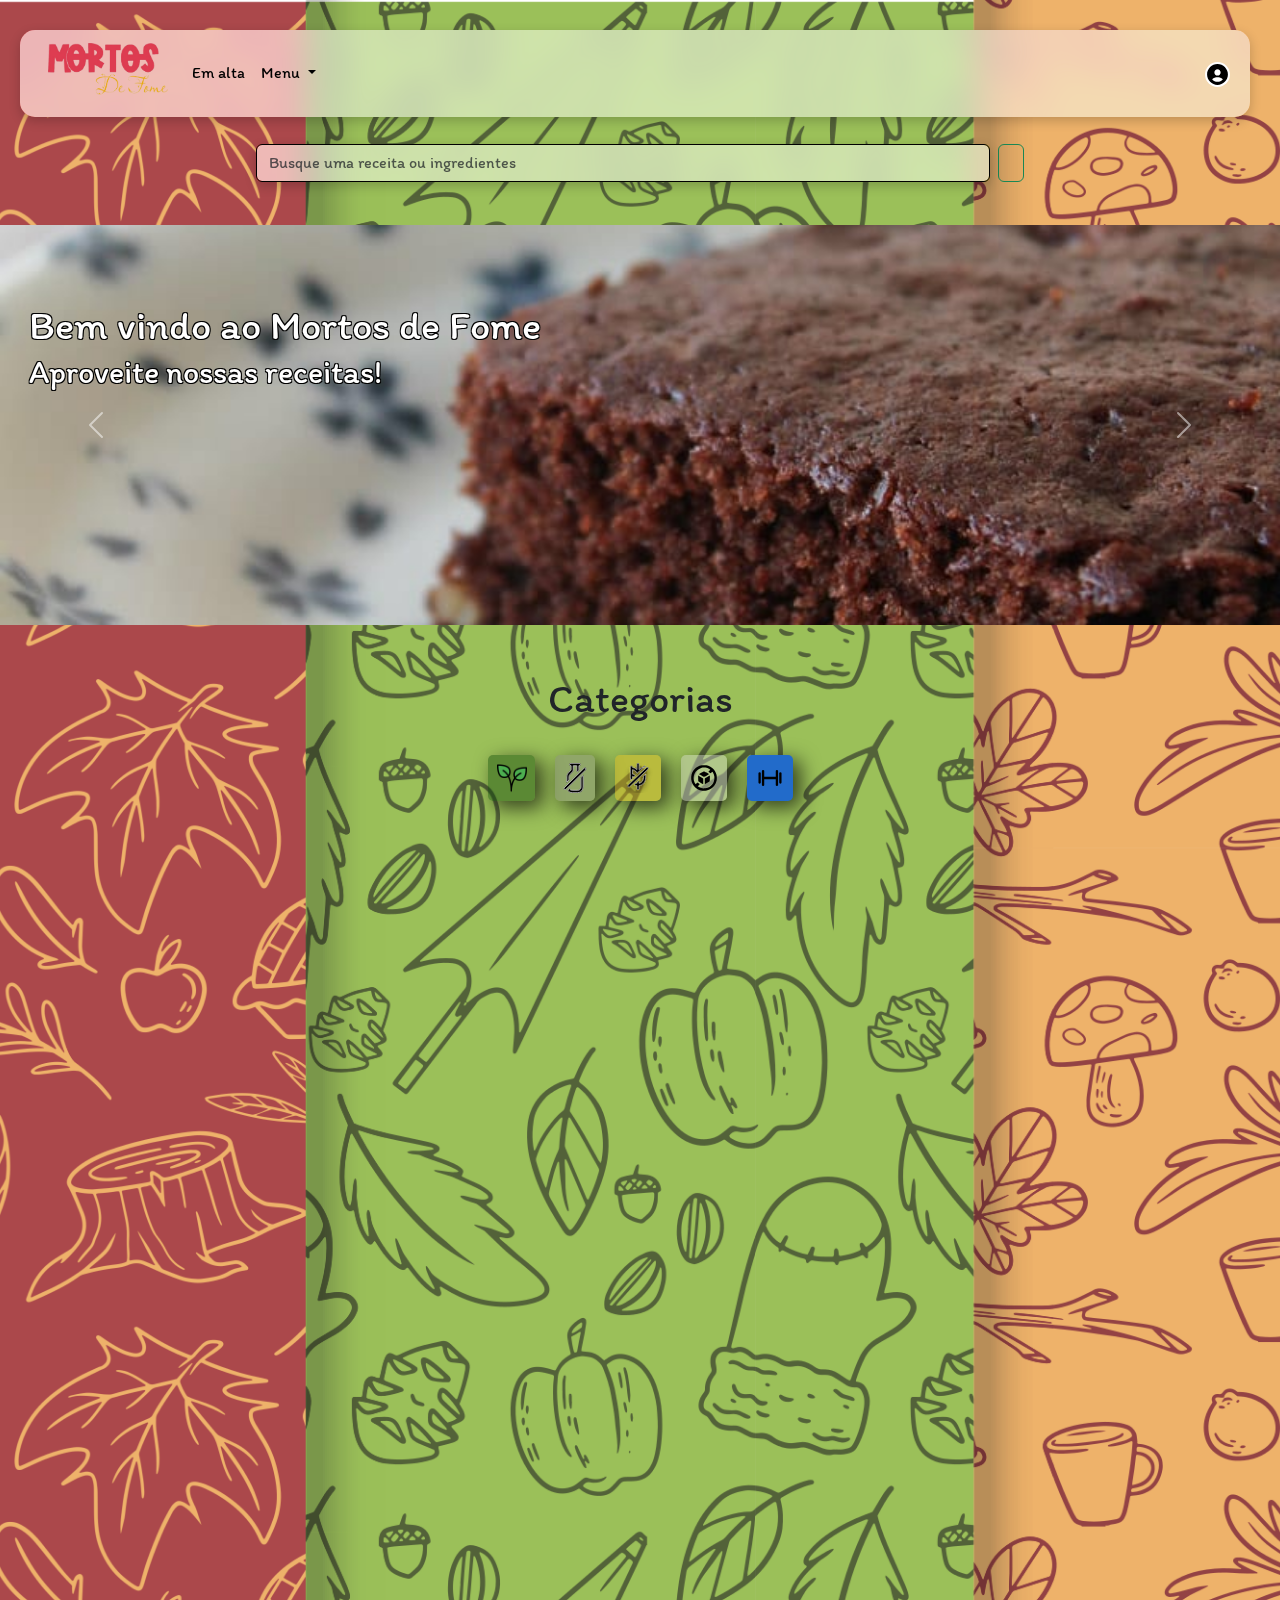
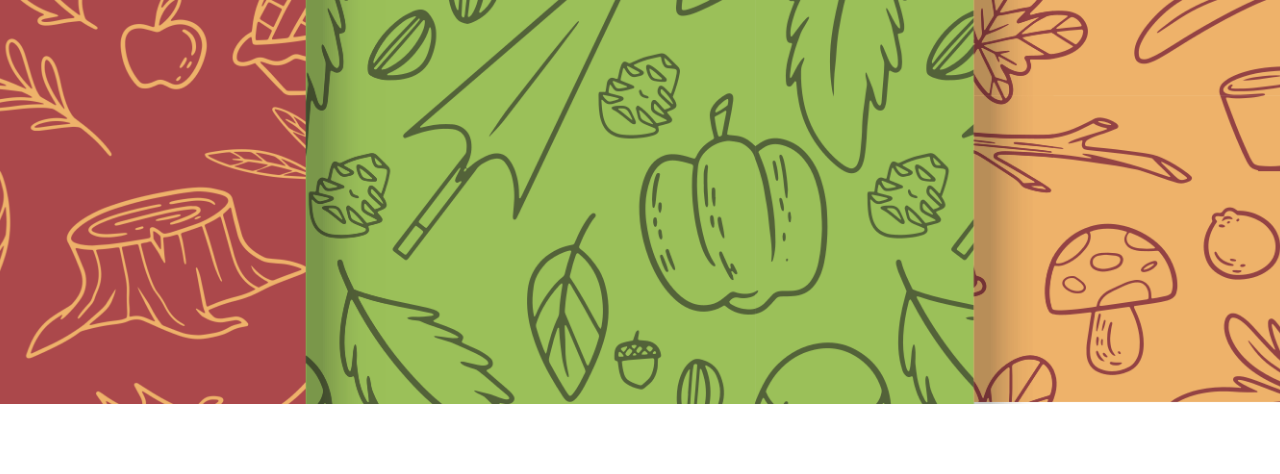
<file: view/aaaaaaaaaaa.html>
<!DOCTYPE html>
<html lang="en">

<head>
  <meta charset="UTF-8">
  <meta name="viewport" content="width=device-width, initial-scale=1.0">
  <title>Mortos de Fome</title>
  <link rel="stylesheet" href="https://cdnjs.cloudflare.com/ajax/libs/font-awesome/6.6.0/css/all.min.css"
  integrity="sha512-Kc323vGBEqzTmouAECnVceyQqyqdsSiqLQISBL29aUW4U/M7pSPA/gEUZQqv1cwx4OnYxTxve5UMg5GT6L4JJg=="
  crossorigin="anonymous" referrerpolicy="no-referrer" />
  <link href="https://cdn.jsdelivr.net/npm/bootstrap@5.3.3/dist/css/bootstrap.min.css" rel="stylesheet"
  integrity="sha384-QWTKZyjpPEjISv5WaRU9OFeRpok6YctnYmDr5pNlyT2bRjXh0JMhjY6hW+ALEwIH" crossorigin="anonymous">
  <script src="https://cdn.jsdelivr.net/npm/bootstrap@5.3.3/dist/js/bootstrap.bundle.min.js"
  integrity="sha384-YvpcrYf0tY3lHB60NNkmXc5s9fDVZLESaAA55NDzOxhy9GkcIdslK1eN7N6jIeHz"
  crossorigin="anonymous"></script>
  <link rel="preconnect" href="https://fonts.googleapis.com">
  <link rel="preconnect" href="https://fonts.gstatic.com" crossorigin>
  <link
  href="https://fonts.googleapis.com/css2?family=Inter:ital,opsz,wght@0,14..32,200;1,14..32,200&family=Itim&family=Lato:ital,wght@0,100;0,300;0,400;0,700;0,900;1,100;1,300;1,400;1,700;1,900&display=swap"
  rel="stylesheet">
  <link rel="preconnect" href="https://fonts.googleapis.com">
  <link rel="preconnect" href="https://fonts.gstatic.com" crossorigin>
  <link
  href="https://fonts.googleapis.com/css2?family=Inter:ital,opsz,wght@0,14..32,200;1,14..32,200&family=Itim&family=Lato:ital,wght@0,100;0,300;0,400;0,700;0,900;1,100;1,300;1,400;1,700;1,900&display=swap"
  rel="stylesheet">
  <link href="https://unpkg.com/aos@2.3.1/dist/aos.css" rel="stylesheet">
  <link rel="stylesheet" href="style/index-style.css">
  <link rel="icon" href="assets/marsal.png" type="image/png">
</head>

<body>
  <nav class="navbar navbar-expand-lg ">
    <div class="container-fluid">
      <a class="navbar-brand" href="index.html"><img src="assets/logo.png"></a>

      <div class="collapse navbar-collapse" id="navbarSupportedContent">
        <ul class="navbar-nav me-auto mb-2 mb-lg-0">

          <li class="nav-item">
            <a id="navpal" class="nav-link" href="#">Em alta</a>
          </li>
          <li class="nav-item dropdown">
            <a id="navpal" class="nav-link dropdown-toggle" href="#" role="button" data-bs-toggle="dropdown"
              aria-expanded="false">
              Menu
            </a>
            <ul class="dropdown-menu">
              <li><a class="dropdown-item" href="#">Receitas</a></li>
              <li><a class="dropdown-item" href="#"></a></li>
              <li><a class="dropdown-item" onclick="mostrarconversor()">Conversor de medidas</a></li>
              <li>
                <hr class="dropdown-divider">
              </li>
              <li><a class="dropdown-item" href="upload-post-index.html">Postar</a></li>
            </ul>
          </li>
          <li class="nav-item-1">
            <a class="login" onclick="inpLogin()"><img class="usr-img" src="assets/user.svg" alt="Usuário" height="25px"
                width="25px"></a>
          </li>
        </ul>

      </div>
    </div>
  </nav>
  <aside id="conversor">
    <div class="conversor">
      <label for="quantity">Quantidade:</label><br>
      <input type="number" name="quantity" id="quantity" placeholder="Quantidade" class="input"><br>

      <label for="unit_from">De:</label>
      <select name="unit_from" id="unit_from" class="input">
        <!-- Unidades de Peso -->
        <option value="g">Gramas (g)</option>
        <option value="kg">Quilogramas (kg)</option>
        <option value="lb">Libras (lb)</option>
        <option value="oz">Onças (oz)</option>
        <!-- Unidades de Volume -->
        <option value="ml">Mililitros (ml)</option>
        <option value="l">Litros (l)</option>
        <option value="colher_de_cha">Colheres de chá (colher_de_cha)</option>
        <option value="colher_de_sopa">Colheres de sopa (colher_de_sopa)</option>
        <option value="xicara">Xícaras (xicara)</option>
      </select><br>
      <label for="unit_to">Para:</label>
      <select name="unit_to" id="unit_to" class="input">
        <!-- Unidades de Peso -->
        <option value="g">Gramas (g)</option>
        <option value="kg">Quilogramas (kg)</option>
        <option value="lb">Libras (lb)</option>
        <option value="oz">Onças (oz)</option>
        <!-- Unidades de Volume -->
        <option value="ml">Mililitros (ml)</option>
        <option value="l">Litros (l)</option>
        <option value="colher_de_cha">Colheres de chá (colher_de_cha)</option>
        <option value="colher_de_sopa">Colheres de sopa (colher_de_sopa)</option>
        <option value="xicara">Xícaras (xicara)</option>
      </select>

      <button onclick="convertUnits()" class="btn-1">Converter</button>
      <button onclick="fecharconversor()" class="btn-1">Fechar</button>
      <div id="result"></div>
    </div>
  </aside>
  <div class="search">
    <form class="d-flex" role="search">
      <input class="form-control me-2" type="search" placeholder="Busque uma receita ou ingredientes"
        aria-label="Search">
      <button class="btn btn-outline-success decosearch" type="submit" id="input-search"><i
          class="fa-solid fa-magnifying-glass"></i></button>
    </form>
  </div>
  <div><!--carrossel-->
    <div id="carouselExampleFade" class="carousel slide carousel-fade">
      <div class="carousel-inner">
        <div class="carousel-item active caro1">
          <img src="assets/brownie.jpg" class="d-block w-100">
          <h1 class="abertura">Bem vindo ao Mortos de Fome</h1>
          <h2 class="abertura-2">
            Aproveite nossas receitas!
          </h2>
        </div>
        <div class="carousel-item caro1">
          <img src="assets/cheesecake.jpg" class="d-block w-100">
          <h1 class="abertura">Cheesecake com frutas!</h1>
        </div>
        <div class="carousel-item caro1">
          <img src="assets/sorvete.jpg" class="d-block w-100">
          <h1 class="abertura">Sorvete com calda e morangos caseiro</h1>
        </div>
      </div>
      <button class="carousel-control-prev" type="button" data-bs-target="#carouselExampleFade" data-bs-slide="prev">
        <span class="carousel-control-prev-icon" aria-hidden="true"></span>
        <span class="visually-hidden">Anterior</span>
      </button>
      <button class="carousel-control-next" type="button" data-bs-target="#carouselExampleFade" data-bs-slide="next">
        <span class="carousel-control-next-icon" aria-hidden="true"></span>
        <span class="visually-hidden">Próximo</span>
      </button>
    </div>
  </div><!--carrossel-end-->
  <hr>
  <h1 class="categorias-main">Categorias</h1>
  <hr>
  <div class="icons-main">
    <div class="plant-container">
      <a href="vegetariano-index.html"><img src="assets/image 3.png" alt="Vegetariano" class="plant" height="30px"></a>
    </div>
    <div class="zero-lactose-container">
      <a href=""><img src="assets/zero-lactose.svg" alt="Zero lactose" class="zero-lactose-img" height="30px"></a>
    </div>
    <div class="zero-gluten-container">
      <a href=""><img src="assets/zero-gluten.svg" alt="Zero gluten" class="zero-gluten-img" height="30px"
          width="30px"></a>
    </div>
    <div class="zero-sugar-container">
      <a href=""><img src="assets/zero-sugar.svg" alt="Zero açucar" class="zero-sugar-img" height="30px"
          width="30px"></a>
    </div>
    <div class="fit-container">
      <a href="fitness-index.html"><img src="assets/fit.svg" alt="Fit" class="Fit-img" height="30px" width="30px"></a>
    </div>
  </div>
  <section>
    <hr>
    <div class="cards-main">
      <h1 class="rec-title" data-aos="fade-up">Receitas</h1>
      <div class="cards">
        <div class="cartao" data-aos="fade-up">
          <a href="post-bowl-index.html">
            <img src="assets/bowl.jpg" alt="Receita Vegana" class="cartao-img">
            <div class="cartao-content">
              <h3 class="cartao-title">Bowl Vegano Nutritivo</h3>
              <p class="cartao-text">Um delicioso bowl repleto de vegetais frescos.</p>
              <div class="cartao-footer">
                <span><i class="fa-regular fa-clock"></i> 25 min</span>
                <span><i class="fa-regular fa-heart"></i> 234</span>
              </div>
            </div>
          </a>
        </div>

        <div class="cartao" data-aos="fade-up">
          <a href="">
            <img src="assets/alpomodoro.jpg" alt="Massa Italiana" class="cartao-img">
            <div class="cartao-content">
              <h3 class="cartao-title">Pasta al Pomodoro</h3>
              <p class="cartao-text">Massa italiana autêntica com molho de tomate caseiro e manjericão fresco.</p>
              <div class="cartao-footer">
                <span><i class="fa-regular fa-clock"></i> 30 min</span>
                <span><i class="fa-regular fa-heart"></i> 189</span>
              </div>
            </div>
          </a>
        </div>

        <div class="cartao" data-aos="fade-up">
          <a href="">
            <img src="assets/cheesecake.jpg" alt="Sobremesa" class="cartao-img">
            <div class="cartao-content">
              <h3 class="cartao-title">Cheesecake de Frutas</h3>
              <p class="cartao-text">Cheesecake cremoso com cobertura de frutas vermelhas frescas.</p>
              <div class="cartao-footer">
                <span><i class="fa-regular fa-clock"></i> 45 min</span>
                <span><i class="fa-regular fa-heart"></i> 312</span>
              </div>
            </div>
          </a>
        </div>

        <div class="cartao" data-aos="fade-up">
          <a href="">
            <img src="assets/salmao.png" alt="Prato Saudável" class="cartao-img">
            <div class="cartao-content">
              <h3 class="cartao-title">Salmão Grelhado</h3>
              <p class="cartao-text">Salmão grelhado com legumes assados e molho de ervas.</p>
              <div class="cartao-footer">
                <span><i class="fa-regular fa-clock"></i> 35 min</span>
                <span><i class="fa-regular fa-heart"></i> 276</span>
              </div>
            </div>
          </a>
        </div>

        <div class="cartao" data-aos="fade-up">
          <a href="">
            <img src="assets/panqueca.png" alt="Café da Manhã" class="cartao-img">
            <div class="cartao-content">
              <h3 class="cartao-title">Café da Manhã Fit</h3>
              <p class="cartao-text">Panquecas de aveia com frutas frescas e mel orgânico.</p>
              <div class="cartao-footer">
                <span><i class="fa-regular fa-clock"></i> 20 min</span>
                <span><i class="fa-regular fa-heart"></i> 198</span>
              </div>
            </div>
          </a>
        </div>

        <div class="cartao" data-aos="fade-up">
          <a href="">
            <img src="assets/brownie.jpg" alt="Sobremesa Especial" class="cartao-img">
            <div class="cartao-content">
              <h3 class="cartao-title">Brownie Vegano</h3>
              <p class="cartao-text">Brownie vegano gostoso</p>
              <div class="cartao-footer">
                <span><i class="fa-regular fa-clock"></i> 40 min</span>
                <span><i class="fa-regular fa-heart"></i> 245</span>
              </div>
            </div>
          </a>
        </div>
      </div>
    </div>
  </section>
  <footer class="footer" data-aos="fade-up">
    <div class="footer-container">
      <div class="footer-top">
        <div>
          <img src="assets/logo.png" alt="Mortos de fome" class="footer-title" height="100px">
          <ul class="footer-list">
            <li class="footer-list-item">
              <a href="#" class="footer-list-link">Sobre</a>
            </li>
            <li class="footer-list-item">
              <a href="#" class="footer-list-link">Receitas</a>
            </li>
            <li class="footer-list-item">
              <a href="#" class="footer-list-link">Afiliados</a>
            </li>
            <li>
              <a href=""><span class="copyright">2024 Mortos de fome. Todos os direitos reservados.</span></a>
            </li>
          </ul>
        </div>
        <div>
          <hr class="footer-divider">
        </div>
  </footer>
  
  <script src="javascript/script.js"></script>
  <script src="https://unpkg.com/aos@2.3.1/dist/aos.js"></script>
  <script>
    AOS.init();
  </script>
</body>

</html>
</file>
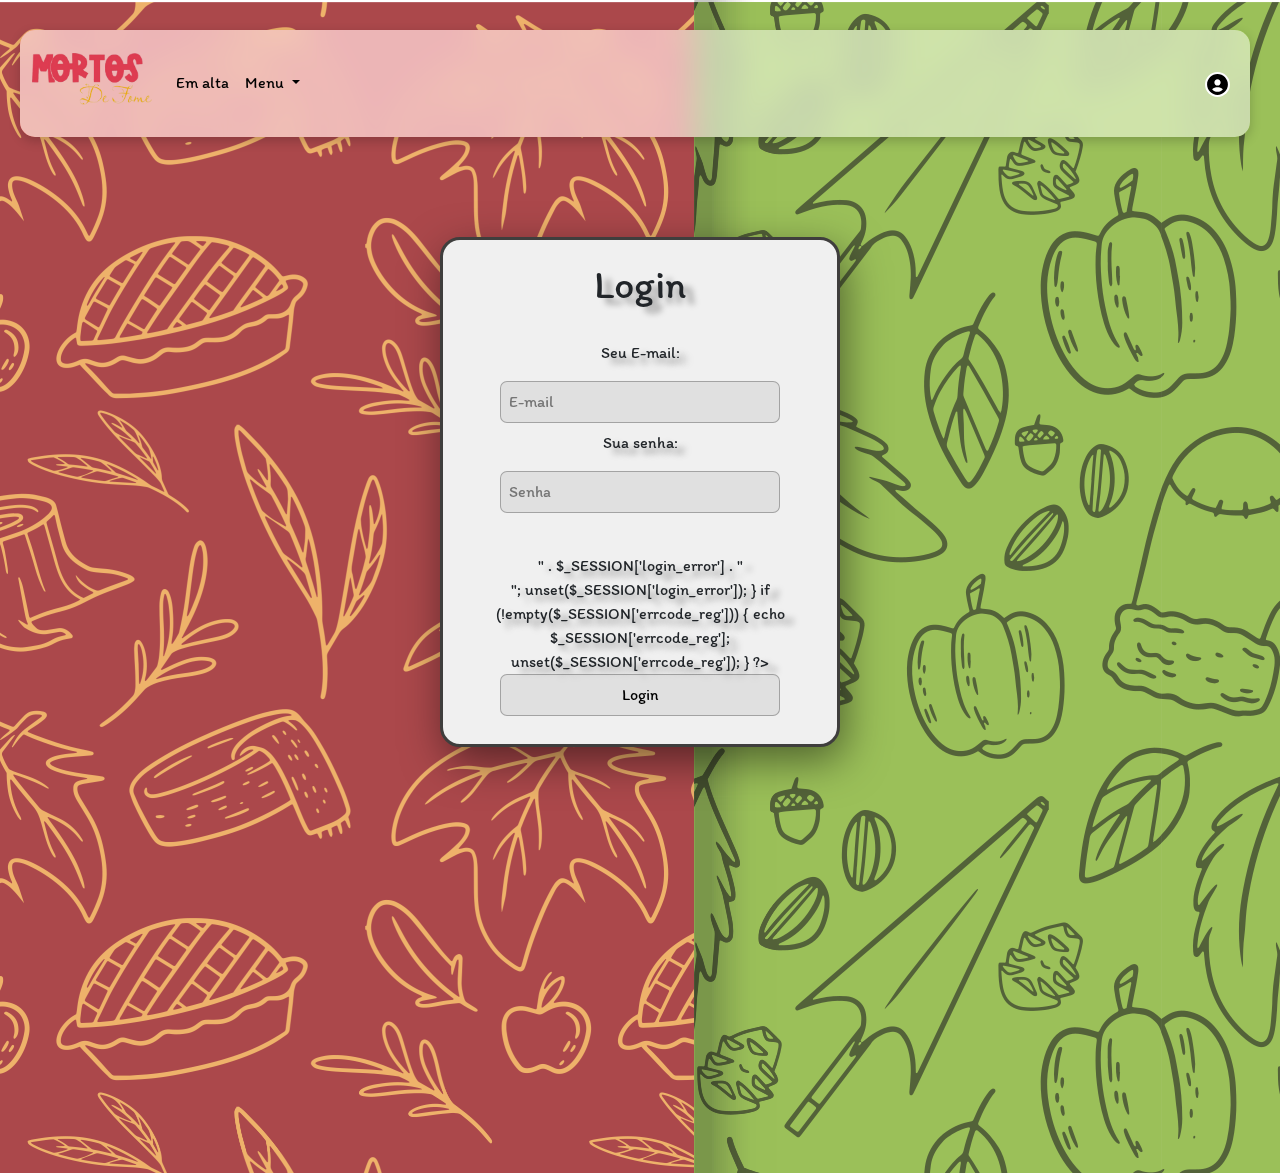
<file: view/login-index.html>
<!DOCTYPE html>
<html lang="en">

<head>
  <meta charset="UTF-8">
  <meta name="viewport" content="width=device-width, initial-scale=1.0">
  <title>Mortos de Fome - Login</title>
  <link rel="stylesheet" href="style/login-style.css">
  <link rel="stylesheet" href="https://cdnjs.cloudflare.com/ajax/libs/font-awesome/6.6.0/css/all.min.css"
    integrity="sha512-Kc323vGBEqzTmouAECnVceyQqyqdsSiqLQISBL29aUW4U/M7pSPA/gEUZQqv1cwx4OnYxTxve5UMg5GT6L4JJg=="
    crossorigin="anonymous" referrerpolicy="no-referrer" />
  <link href="https://cdn.jsdelivr.net/npm/bootstrap@5.3.3/dist/css/bootstrap.min.css" rel="stylesheet"
    integrity="sha384-QWTKZyjpPEjISv5WaRU9OFeRpok6YctnYmDr5pNlyT2bRjXh0JMhjY6hW+ALEwIH" crossorigin="anonymous">
  <script src="https://cdn.jsdelivr.net/npm/bootstrap@5.3.3/dist/js/bootstrap.bundle.min.js"
    integrity="sha384-YvpcrYf0tY3lHB60NNkmXc5s9fDVZLESaAA55NDzOxhy9GkcIdslK1eN7N6jIeHz"
    crossorigin="anonymous"></script>
  <link rel="preconnect" href="https://fonts.googleapis.com">
  <link rel="preconnect" href="https://fonts.gstatic.com" crossorigin>
  <link
    href="https://fonts.googleapis.com/css2?family=Inter:ital,opsz,wght@0,14..32,200;1,14..32,200&family=Itim&family=Lato:ital,wght@0,100;0,300;0,400;0,700;0,900;1,100;1,300;1,400;1,700;1,900&display=swap"
    rel="stylesheet">
  <link rel="preconnect" href="https://fonts.googleapis.com">
  <link rel="preconnect" href="https://fonts.gstatic.com" crossorigin>
  <link
    href="https://fonts.googleapis.com/css2?family=Inter:ital,opsz,wght@0,14..32,200;1,14..32,200&family=Itim&family=Lato:ital,wght@0,100;0,300;0,400;0,700;0,900;1,100;1,300;1,400;1,700;1,900&display=swap"
    rel="stylesheet">
  <link href="https://unpkg.com/aos@2.3.1/dist/aos.css" rel="stylesheet">
  <link rel="icon" href="assets/marsal.png" type="image/png">
</head>

<body>
  <nav class="navbar navbar-expand-lg ">
    <div class="container-fluid">
      <a class="navbar-brand" href="index.html"><img src="assets/logo.png"></a>

      <div class="collapse navbar-collapse" id="navbarSupportedContent">
        <ul class="navbar-nav me-auto mb-2 mb-lg-0">

          <li class="nav-item">
            <a id="navpal" class="nav-link" href="#">Em alta</a>
          </li>
          <li class="nav-item dropdown">
            <a id="navpal" class="nav-link dropdown-toggle" href="#" role="button" data-bs-toggle="dropdown"
              aria-expanded="false">
              Menu
            </a>
            <ul class="dropdown-menu">
              <li><a class="dropdown-item" href="#">Receitas</a></li>
              <li><a class="dropdown-item" href="#"></a></li>
              <li><a class="dropdown-item" onclick="mostrarconversor()">Conversor de medidas</a></li>
              <li>
                <hr class="dropdown-divider">
              </li>
              <li><a class="dropdown-item" href="upload-post-index.html">Postar</a></li>
            </ul>
          </li>
          <li class="nav-item-1">
            <a class="login" onclick="inpLogin()"><img class="usr-img" src="assets/user.svg" alt="Usuário" height="25px"
                width="25px"></a>
          </li>
        </ul>

      </div>
    </div>
  </nav>
  <aside id="conversor">
    <div class="conversor">
      <label for="quantity">Quantidade:</label><br>
      <input type="number" name="quantity" id="quantity" placeholder="Quantidade" class="input"><br>

      <label for="unit_from">De:</label>
      <select name="unit_from" id="unit_from" class="input">
        <!-- Unidades de Peso -->
        <option value="g">Gramas (g)</option>
        <option value="kg">Quilogramas (kg)</option>
        <option value="lb">Libras (lb)</option>
        <option value="oz">Onças (oz)</option>
        <!-- Unidades de Volume -->
        <option value="ml">Mililitros (ml)</option>
        <option value="l">Litros (l)</option>
        <option value="colher_de_cha">Colheres de chá (colher_de_cha)</option>
        <option value="colher_de_sopa">Colheres de sopa (colher_de_sopa)</option>
        <option value="xicara">Xícaras (xicara)</option>
      </select><br>
      <label for="unit_to">Para:</label>
      <select name="unit_to" id="unit_to" class="input">
        <!-- Unidades de Peso -->
        <option value="g">Gramas (g)</option>
        <option value="kg">Quilogramas (kg)</option>
        <option value="lb">Libras (lb)</option>
        <option value="oz">Onças (oz)</option>
        <!-- Unidades de Volume -->
        <option value="ml">Mililitros (ml)</option>
        <option value="l">Litros (l)</option>
        <option value="colher_de_cha">Colheres de chá (colher_de_cha)</option>
        <option value="colher_de_sopa">Colheres de sopa (colher_de_sopa)</option>
        <option value="xicara">Xícaras (xicara)</option>
      </select>

      <button onclick="convertUnits()" class="btn-1">Converter</button>
      <button onclick="fecharconversor()" class="btn-1">Fechar</button>
      <div id="result"></div>
    </div>
  </aside>
  <section class="main-modal">
      <form action="../controller/AuthController.php" method="POST" class="main-form">
          <div class="text">
          <h1>Login</h1>
          </div>
          <hr>
          <label for="">
          <p>Seu E-mail:</p>
          <input required type="email" name="email" id="input-email" class="input-email input" placeholder="E-mail"><br>
          </label>
          <label for="password">
          <p>Sua senha:</p>
          <input required type="password" name="password" id="input-password" class="input-password input" placeholder="Senha"><br>
          </label>
          <hr>
          <div class="login-check">
          <?php
              // session_start();

              if (!empty($_SESSION['login_error'])) {
                  echo "<div style='color: red;'>" . $_SESSION['login_error'] . "</div>";
                  unset($_SESSION['login_error']);
              }
              if (!empty($_SESSION['errcode_reg'])) {
                  echo $_SESSION['errcode_reg'];
                  unset($_SESSION['errcode_reg']);
              }
          ?>
          </div>
          <div class="button-main">
            <button class="button-submit btn-r">Login</button>
          </div>
        </form>
  </section>
  <footer class="footer" data-aos="fade-up">
    <div class="footer-container">
      <div class="footer-top">
        <div>
          <img src="assets/logo.png" alt="Mortos de fome" class="footer-title" height="100px">
          <ul class="footer-list">
            <li class="footer-list-item">
              <a href="#" class="footer-list-link">Sobre</a>
            </li>
            <li class="footer-list-item">
              <a href="#" class="footer-list-link">Receitas</a>
            </li>
            <li class="footer-list-item">
              <a href="#" class="footer-list-link">Afiliados</a>
            </li>
            <li>
              <a href="" class="tag-a-main">2024 Mortos de fome. Todos os direitos reservados</a>
            </li>
          </ul>
        </div>
        <div>
          <hr class="footer-divider">
        </div>
  </footer>
  <script src="javascript/login.js"></script>
  <script src="https://unpkg.com/aos@2.3.1/dist/aos.js"></script>
  <script>
    AOS.init();
  </script>
</body>

</html>
</file>
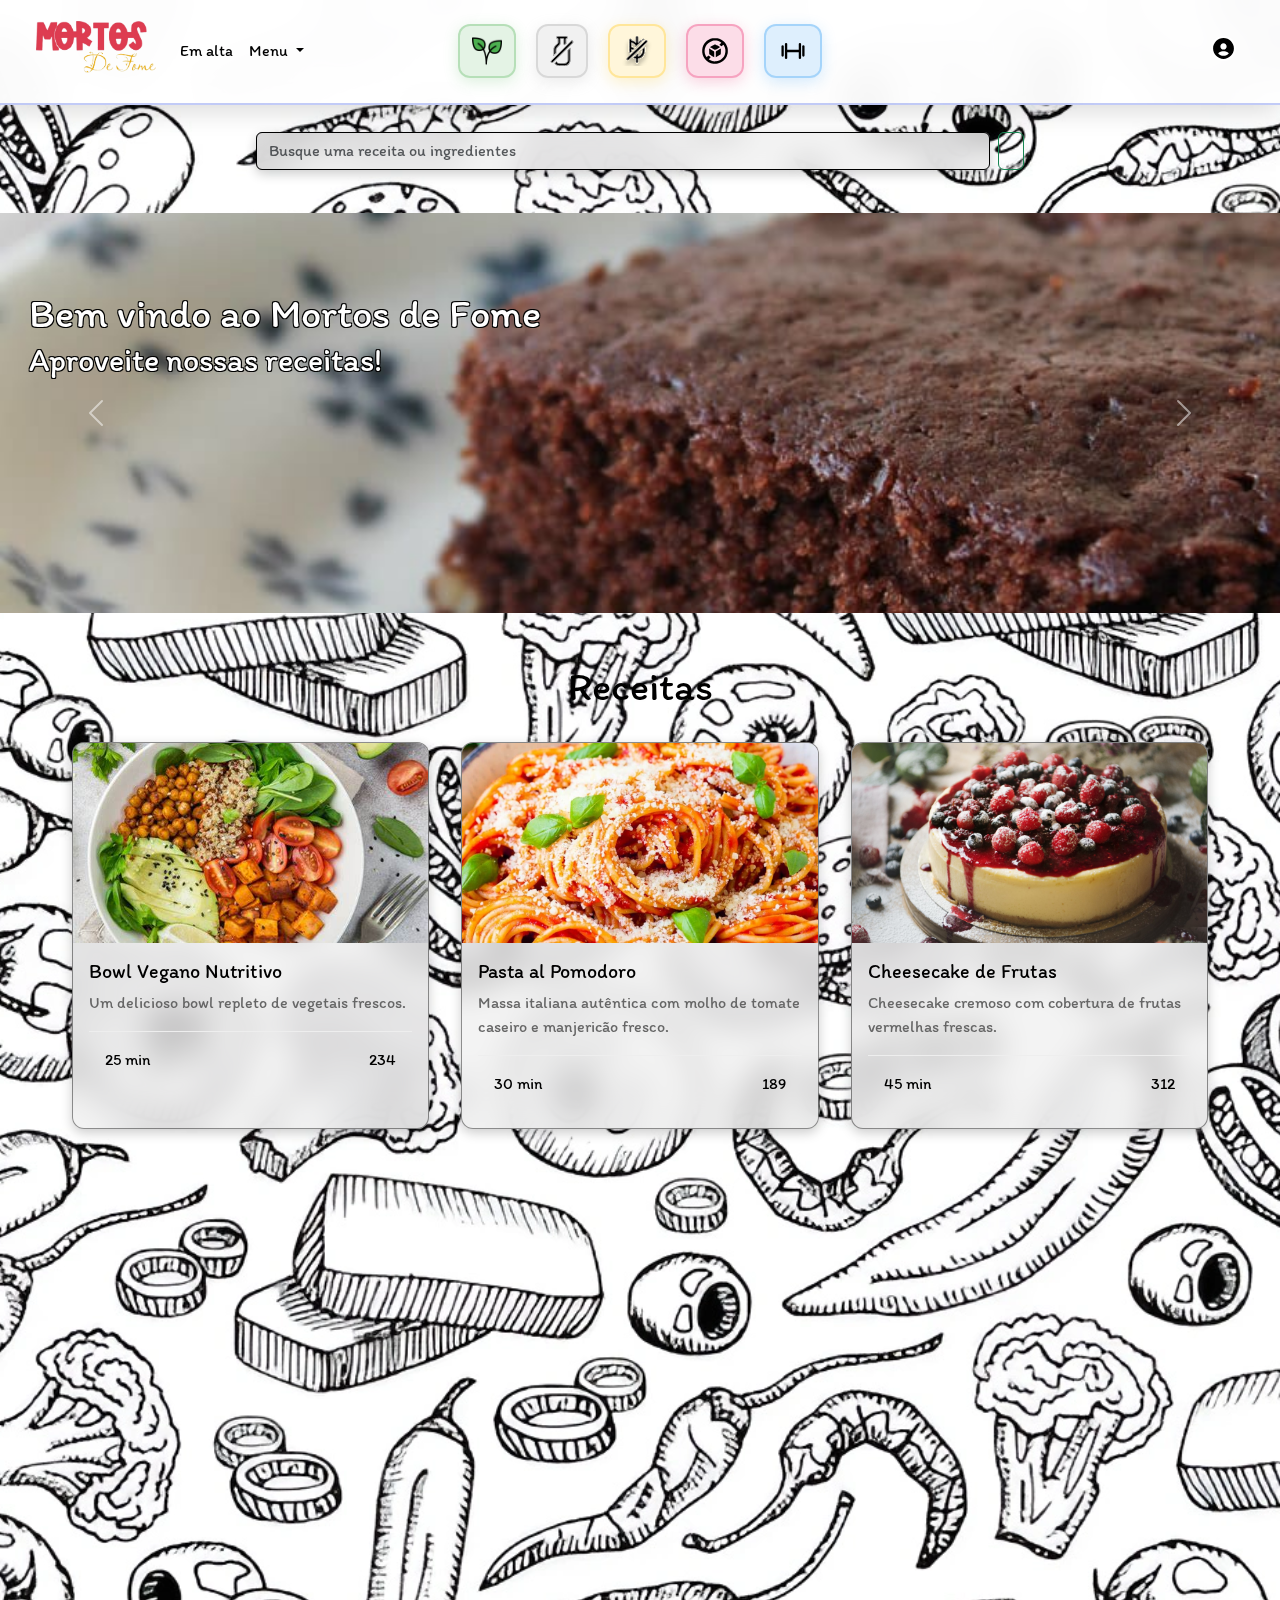
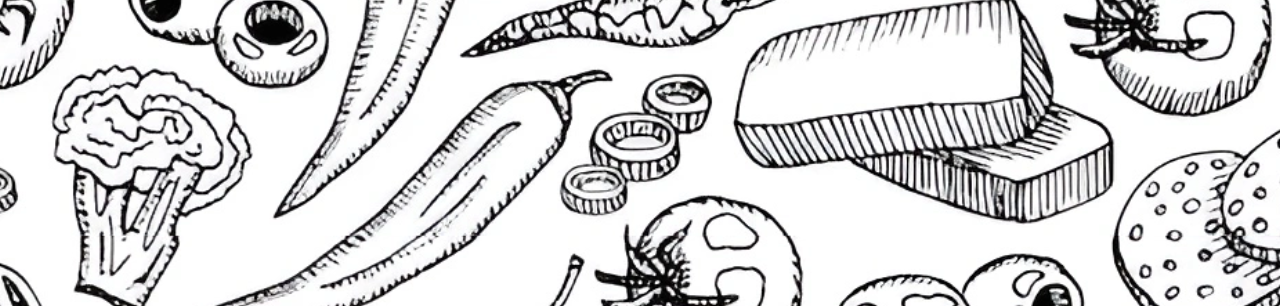
<file: src/view/aaaaaaaaaaa.html>
<!DOCTYPE html>
<html lang="en">

<head>
  <meta charset="UTF-8">
  <meta name="viewport" content="width=device-width, initial-scale=1.0">
  <title>Mortos de Fome</title>
  <link rel="stylesheet" href="https://cdnjs.cloudflare.com/ajax/libs/font-awesome/6.6.0/css/all.min.css"
    integrity="sha512-Kc323vGBEqzTmouAECnVceyQqyqdsSiqLQISBL29aUW4U/M7pSPA/gEUZQqv1cwx4OnYxTxve5UMg5GT6L4JJg=="
    crossorigin="anonymous" referrerpolicy="no-referrer" />
  <link href="https://cdn.jsdelivr.net/npm/bootstrap@5.3.3/dist/css/bootstrap.min.css" rel="stylesheet"
    integrity="sha384-QWTKZyjpPEjISv5WaRU9OFeRpok6YctnYmDr5pNlyT2bRjXh0JMhjY6hW+ALEwIH" crossorigin="anonymous">
  <script src="https://cdn.jsdelivr.net/npm/bootstrap@5.3.3/dist/js/bootstrap.bundle.min.js"
    integrity="sha384-YvpcrYf0tY3lHB60NNkmXc5s9fDVZLESaAA55NDzOxhy9GkcIdslK1eN7N6jIeHz"
    crossorigin="anonymous"></script>
  <link rel="preconnect" href="https://fonts.googleapis.com">
  <link rel="preconnect" href="https://fonts.gstatic.com" crossorigin>
  <link
    href="https://fonts.googleapis.com/css2?family=Inter:ital,opsz,wght@0,14..32,200;1,14..32,200&family=Itim&family=Lato:ital,wght@0,100;0,300;0,400;0,700;0,900;1,100;1,300;1,400;1,700;1,900&display=swap"
    rel="stylesheet">
  <link rel="preconnect" href="https://fonts.googleapis.com">
  <link rel="preconnect" href="https://fonts.gstatic.com" crossorigin>
  <link
    href="https://fonts.googleapis.com/css2?family=Inter:ital,opsz,wght@0,14..32,200;1,14..32,200&family=Itim&family=Lato:ital,wght@0,100;0,300;0,400;0,700;0,900;1,100;1,300;1,400;1,700;1,900&display=swap"
    rel="stylesheet">
  <link href="https://unpkg.com/aos@2.3.1/dist/aos.css" rel="stylesheet">
  <link rel="stylesheet" href="style/index-style.css">
  <link rel="icon" href="assets/marsal.png" type="image/png">
</head>

<body>
  <nav class="navbar navbar-expand-lg position-relative">
    <div class="container-fluid position-relative">
      <a class="navbar-brand" href="index.html">
        <img src="assets/logo.png">
      </a>

      <div class="collapse navbar-collapse" id="navbarSupportedContent">
        <ul class="navbar-nav me-auto mb-2 mb-lg-0">
          <li class="nav-item">
            <a id="navpal" class="nav-link" href="#">Em alta</a>
          </li>
          <li class="nav-item dropdown">
            <a id="navpal" class="nav-link dropdown-toggle" href="#" role="button" data-bs-toggle="dropdown"
              aria-expanded="false">
              Menu
            </a>
            <ul class="dropdown-menu">
              <li><a class="dropdown-item" href="#">Receitas</a></li>
              <li><a class="dropdown-item" onclick="mostrarconversor()">Conversor de medidas</a></li>
              <li>
                <hr class="dropdown-divider">
              </li>
              <li><a class="dropdown-item" href="upload-post-index.html">Postar</a></li>
            </ul>
          </li>
          <li class="nav-item-1">
            <a class="login" onclick="inpLogin()">
              <img class="usr-img" src="assets/user.svg" alt="Usuário" height="25px" width="25px">
            </a>
          </li>
        </ul>
      </div>

      <!-- Centralizado na NAVBAR -->
      <div class="icons-main-centered">
        <div class="plant-container">
          <a href="vegetariano-index.html"><img src="assets/image 3.png" height="30px"></a>
        </div>
        <div class="zero-lactose-container">
          <a href="#"><img src="assets/zero-lactose.svg" height="30px"></a>
        </div>
        <div class="zero-gluten-container">
          <a href="#"><img src="assets/zero-gluten.svg" height="30px" width="30px"></a>
        </div>
        <div class="zero-sugar-container">
          <a href="#"><img src="assets/zero-sugar.svg" height="30px" width="30px"></a>
        </div>
        <div class="fit-container">
          <a href="fitness-index.html"><img src="assets/fit.svg" height="30px" width="30px"></a>
        </div>
      </div>
    </div>
  </nav>
  <aside id="conversor">
    <div class="conversor">
      <label for="quantity">Quantidade:</label><br>
      <input type="number" name="quantity" id="quantity" placeholder="Quantidade" class="input"><br>

      <label for="unit_from">De:</label>
      <select name="unit_from" id="unit_from" class="input">
        <!-- Unidades de Peso -->
        <option value="g">Gramas (g)</option>
        <option value="kg">Quilogramas (kg)</option>
        <option value="lb">Libras (lb)</option>
        <option value="oz">Onças (oz)</option>
        <!-- Unidades de Volume -->
        <option value="ml">Mililitros (ml)</option>
        <option value="l">Litros (l)</option>
        <option value="colher_de_cha">Colheres de chá (colher_de_cha)</option>
        <option value="colher_de_sopa">Colheres de sopa (colher_de_sopa)</option>
        <option value="xicara">Xícaras (xicara)</option>
      </select><br>
      <label for="unit_to">Para:</label>
      <select name="unit_to" id="unit_to" class="input">
        <!-- Unidades de Peso -->
        <option value="g">Gramas (g)</option>
        <option value="kg">Quilogramas (kg)</option>
        <option value="lb">Libras (lb)</option>
        <option value="oz">Onças (oz)</option>
        <!-- Unidades de Volume -->
        <option value="ml">Mililitros (ml)</option>
        <option value="l">Litros (l)</option>
        <option value="colher_de_cha">Colheres de chá (colher_de_cha)</option>
        <option value="colher_de_sopa">Colheres de sopa (colher_de_sopa)</option>
        <option value="xicara">Xícaras (xicara)</option>
      </select>

      <button onclick="convertUnits()" class="btn-1">Converter</button>
      <button onclick="fecharconversor()" class="btn-1">Fechar</button>
      <div id="result"></div>
    </div>
  </aside>
  <div class="search">
    <form class="d-flex" role="search">
      <input class="form-control me-2" type="search" placeholder="Busque uma receita ou ingredientes"
        aria-label="Search">
      <button class="btn btn-outline-success decosearch" type="submit" id="input-search"><i
          class="fa-solid fa-magnifying-glass"></i></button>
    </form>
  </div>
  <div><!--carrossel-->
    <div id="carouselExampleFade" class="carousel slide carousel-fade">
      <div class="carousel-inner">
        <div class="carousel-item active caro1">
          <img src="assets/brownie.jpg" class="d-block w-100">
          <h1 class="abertura">Bem vindo ao Mortos de Fome</h1>
          <h2 class="abertura-2">
            Aproveite nossas receitas!
          </h2>
        </div>
        <div class="carousel-item caro1">
          <img src="assets/cheesecake.jpg" class="d-block w-100">
          <h1 class="abertura">Cheesecake com frutas!</h1>
        </div>
        <div class="carousel-item caro1">
          <img src="assets/sorvete.jpg" class="d-block w-100">
          <h1 class="abertura">Sorvete com calda e morangos caseiro</h1>
        </div>
      </div>
      <button class="carousel-control-prev" type="button" data-bs-target="#carouselExampleFade" data-bs-slide="prev">
        <span class="carousel-control-prev-icon" aria-hidden="true"></span>
        <span class="visually-hidden">Anterior</span>
      </button>
      <button class="carousel-control-next" type="button" data-bs-target="#carouselExampleFade" data-bs-slide="next">
        <span class="carousel-control-next-icon" aria-hidden="true"></span>
        <span class="visually-hidden">Próximo</span>
      </button>
    </div>
  </div><!--carrossel-end-->
  <section>
    <hr>
    <div class="cards-main">
      <h1 class="rec-title" data-aos="fade-up">Receitas</h1>
      <div class="cards">
        <div class="cartao" data-aos="fade-up">
          <a href="post-bowl-index.html">
            <img src="assets/bowl.jpg" alt="Receita Vegana" class="cartao-img">
            <div class="cartao-content">
              <h3 class="cartao-title">Bowl Vegano Nutritivo</h3>
              <p class="cartao-text">Um delicioso bowl repleto de vegetais frescos.</p>
              <div class="cartao-footer">
                <span><i class="fa-regular fa-clock"></i> 25 min</span>
                <span><i class="fa-regular fa-heart"></i> 234</span>
              </div>
            </div>
          </a>
        </div>

        <div class="cartao" data-aos="fade-up">
          <a href="">
            <img src="assets/alpomodoro.jpg" alt="Massa Italiana" class="cartao-img">
            <div class="cartao-content">
              <h3 class="cartao-title">Pasta al Pomodoro</h3>
              <p class="cartao-text">Massa italiana autêntica com molho de tomate caseiro e manjericão fresco.</p>
              <div class="cartao-footer">
                <span><i class="fa-regular fa-clock"></i> 30 min</span>
                <span><i class="fa-regular fa-heart"></i> 189</span>
              </div>
            </div>
          </a>
        </div>

        <div class="cartao" data-aos="fade-up">
          <a href="">
            <img src="assets/cheesecake.jpg" alt="Sobremesa" class="cartao-img">
            <div class="cartao-content">
              <h3 class="cartao-title">Cheesecake de Frutas</h3>
              <p class="cartao-text">Cheesecake cremoso com cobertura de frutas vermelhas frescas.</p>
              <div class="cartao-footer">
                <span><i class="fa-regular fa-clock"></i> 45 min</span>
                <span><i class="fa-regular fa-heart"></i> 312</span>
              </div>
            </div>
          </a>
        </div>

        <div class="cartao" data-aos="fade-up">
          <a href="">
            <img src="assets/salmao.png" alt="Prato Saudável" class="cartao-img">
            <div class="cartao-content">
              <h3 class="cartao-title">Salmão Grelhado</h3>
              <p class="cartao-text">Salmão grelhado com legumes assados e molho de ervas.</p>
              <div class="cartao-footer">
                <span><i class="fa-regular fa-clock"></i> 35 min</span>
                <span><i class="fa-regular fa-heart"></i> 276</span>
              </div>
            </div>
          </a>
        </div>

        <div class="cartao" data-aos="fade-up">
          <a href="">
            <img src="assets/panqueca.png" alt="Café da Manhã" class="cartao-img">
            <div class="cartao-content">
              <h3 class="cartao-title">Café da Manhã Fit</h3>
              <p class="cartao-text">Panquecas de aveia com frutas frescas e mel orgânico.</p>
              <div class="cartao-footer">
                <span><i class="fa-regular fa-clock"></i> 20 min</span>
                <span><i class="fa-regular fa-heart"></i> 198</span>
              </div>
            </div>
          </a>
        </div>

        <div class="cartao" data-aos="fade-up">
          <a href="">
            <img src="assets/brownie.jpg" alt="Sobremesa Especial" class="cartao-img">
            <div class="cartao-content">
              <h3 class="cartao-title">Brownie Vegano</h3>
              <p class="cartao-text">Brownie vegano gostoso</p>
              <div class="cartao-footer">
                <span><i class="fa-regular fa-clock"></i> 40 min</span>
                <span><i class="fa-regular fa-heart"></i> 245</span>
              </div>
            </div>
          </a>
        </div>
      </div>
    </div>
  </section>
  <footer class="footer" data-aos="fade-up">
    <div class="footer-container">
      <div class="footer-top">
        <div>
          <img src="assets/logo.png" alt="Mortos de fome" class="footer-title" height="100px">
          <ul class="footer-list">
            <li class="footer-list-item">
              <a href="#" class="footer-list-link">Sobre</a>
            </li>
            <li class="footer-list-item">
              <a href="#" class="footer-list-link">Receitas</a>
            </li>
            <li class="footer-list-item">
              <a href="#" class="footer-list-link">Afiliados</a>
            </li>
            <li>
              <a href=""><span class="copyright">2024 Mortos de fome. Todos os direitos reservados.</span></a>
            </li>
          </ul>
        </div>
        <div>
          <hr class="footer-divider">
        </div>
  </footer>

  <script src="javascript/script.js"></script>
  <script src="https://unpkg.com/aos@2.3.1/dist/aos.js"></script>
  <script>
    AOS.init();
  </script>
</body>

</html>
</file>
<file: style/index-style.css>
* {
  padding: 0;
  margin: 0;
  box-sizing: border-box;
  font-family: "Itim", cursive;
  font-weight: 400;
  font-style: normal;
}

hr {
  visibility: hidden;
}

.navbar {
  background-color: #3f3e3d;
  border-bottom: 1px solid black;
  padding: 0.5rem 1rem;
}

.nav-itens {
  list-style: none;
  display: flex;
  
}

.nav-itens>li {
  padding-left: 20px;
}

.navbar-brand img {
  width: 120px;
  height: auto;
}
#navpal {
  color: white;
  text-decoration: none !important;
}

.search {
  padding: 1rem;
  max-width: 800px;
  margin: 11px auto;
}

.search .form-control {
  max-width: 100%;
  border: 1px solid black;
}

.input-search {
  border: 1px solid black;
}

.caro1 {
  height: 400px;
  margin-top: 1rem;
  margin-bottom: 1rem;
}

.caro1 img {
  height: 400px;
  object-fit: cover;
}

.d-block {
  position: relative;
}

.abertura {
  position: absolute;
  z-index: 1;
  left: 1%;
  top: 17%;
  color: white;
  padding: 0.5rem 1rem;
  border-radius: 4px;
  text-shadow: 
    1px 1px 0 #000,   
    -1px -1px 0 #000, 
    1px -1px 0 #000,  
    -1px 1px 0 #000;
}

.abertura-2 {
  position: absolute;
  z-index: 1;
  left: 1%;
  top: 30%;
  color: white;
  padding: 0.5rem 1rem;
  border-radius: 4px;
  text-shadow: 
  1px 1px 0 #000,   
  -1px -1px 0 #000, 
  1px -1px 0 #000,  
  -1px 1px 0 #000;
}

/* Form de cadastro e login */
.main-modal {
  font-family: "Lato", serif;
  font-weight: 100;
  font-style: normal;
}

.main-form {
  z-index: 2;
  font-family: "Lato", serif;
  font-weight: 100;
  font-style: normal;
  display: none;
  position: fixed;
  top: 110px;
  right: 50%;
  transform: translateX(50%);
  background-color: rgba(207, 207, 207, 0.391);
  height: auto;
  width: 90%;
  max-width: 380px;
  justify-content: center;
  text-align: center;
  border-radius: 20px;
  border: 1px solid rgba(0, 0, 0, 0.27);
  backdrop-filter: blur(15px);
  text-shadow: 9px 6px 6px rgba(0, 0, 0, 0.36);
  padding: 20px;
}

.main-form h1 {
  font-family: "Lato", serif;
  font-weight: 500;
  font-style: normal;
}

#loginPopup {
  display: none;
}

.opt-f {
  height: 35px;
}

.input,
.btn-r {
  margin-bottom: 8px;
  border: 1px solid rgba(0, 0, 0, 0.27);
  border-radius: 7px;
  width: 280px;
  padding: 8px;
  font-size: 16px;
  background-color: rgba(207, 207, 207, 0.472);
}

.input-i {
  margin-bottom: 8px;
  border: 2px solid rgba(0, 0, 0, 0.27);
  border-radius: 7px;
  width: 35px;
  padding: 5px 9px 5px 10px;
  font-size: 16px;
  background-color: rgb(255, 0, 0);
  box-shadow: 0 0 10px 6px rgba(255, 0, 0, 0.295);
  color: #fff;
  position: absolute;
  right: 10px;
  top: 10px;
}

#password, #confpswd, #email, #username {
  box-shadow: 0 0 10px 6px rgba(207, 207, 207, 0.541);
}

li .login {
  cursor: pointer;
  text-decoration: none;
  right: 20px;
  position: absolute;
  padding-top: 8px;
}

.usr-img {
  width: 25px;
  border-radius: 15px;
  background-color: #fff;
}

li.nav-item-1 {
  height: 25px;
  top: 50%;
}

/* categorias */

.icons-main {
  display: flex;
  justify-content: center;
  gap: 20px;
  margin-top: 10px;
}

.plant-container {
  padding: 8px 8px 8px 9px;
  border-color: 1px solid rgba(0, 0, 0, 0.31);
  border-radius: 5px;
  background-color: rgba(0, 58, 0, 0.41);
  transition: 200ms cubic-bezier(0.175, 0.885, 0.32, 1.275);
  box-shadow: 7px 6px 19px 1px rgba(0, 0, 0, 0.64);
  -webkit-box-shadow: 7px 6px 19px 1px rgba(0, 0, 0, 0.64);
  -moz-box-shadow: 7px 6px 19px 1px rgba(0, 0, 0, 0.64);
}

.plant-container:hover {
  transform: scale(1.1);
  box-shadow: 7px 6px 27px -6px rgba(0, 0, 0, 0.64);
  -webkit-box-shadow: 7px 6px 27px -6px rgba(0, 0, 0, 0.64);
  -moz-box-shadow: 7px 6px 27px -6px rgba(0, 0, 0, 0.64);
}

.zero-lactose-container {
  padding: 8px 8px 8px 8px;
  border-color: 1px solid;
  border-radius: 5px;
  background-color: rgba(129, 129, 129, 0.41);
  transition: 200ms cubic-bezier(0.175, 0.885, 0.32, 1.275);
  box-shadow: 7px 6px 19px 1px rgba(0, 0, 0, 0.64);
  -webkit-box-shadow: 7px 6px 19px 1px rgba(0, 0, 0, 0.64);
  -moz-box-shadow: 7px 6px 19px 1px rgba(0, 0, 0, 0.64);
}

.zero-lactose-container:hover {
  transform: scale(1.1);
  box-shadow: 7px 6px 27px -6px rgba(0, 0, 0, 0.64);
  -webkit-box-shadow: 7px 6px 27px -6px rgba(0, 0, 0, 0.64);
  -moz-box-shadow: 7px 6px 27px -6px rgba(0, 0, 0, 0.64);
}

.zero-gluten-container {
  padding: 8px 8px 8px 8px;
  border-color: 1px solid;
  border-radius: 5px;
  background-color: rgba(228, 180, 21, 0.41);
  transition: 200ms cubic-bezier(0.175, 0.885, 0.32, 1.275);
  box-shadow: 7px 6px 19px 1px rgba(0, 0, 0, 0.64);
  -webkit-box-shadow: 7px 6px 19px 1px rgba(0, 0, 0, 0.64);
  -moz-box-shadow: 7px 6px 19px 1px rgba(0, 0, 0, 0.64);
}

.zero-gluten-container:hover {
  transform: scale(1.1);
  box-shadow: 7px 6px 27px -6px rgba(0, 0, 0, 0.64);
  -webkit-box-shadow: 7px 6px 27px -6px rgba(0, 0, 0, 0.64);
  -moz-box-shadow: 7px 6px 27px -6px rgba(0, 0, 0, 0.64);
}

.zero-sugar-container {
  padding: 8px 8px 8px 8px;
  border-color: 1px solid;
  border-radius: 5px;
  background-color: rgba(209, 209, 209, 0.41);
  transition: 200ms cubic-bezier(0.175, 0.885, 0.32, 1.275);
  box-shadow: 7px 6px 19px 1px rgba(0, 0, 0, 0.64);
  -webkit-box-shadow: 7px 6px 19px 1px rgba(0, 0, 0, 0.64);
  -moz-box-shadow: 7px 6px 19px 1px rgba(0, 0, 0, 0.64);
}

.zero-sugar-container:hover {
  transform: scale(1.1);
  box-shadow: 7px 6px 27px -6px rgba(0, 0, 0, 0.64);
  -webkit-box-shadow: 7px 6px 27px -6px rgba(0, 0, 0, 0.64);
  -moz-box-shadow: 7px 6px 27px -6px rgba(0, 0, 0, 0.64);
}


.fit-container {
  padding: 8px 8px 8px 8px;
  border-color: 1px solid;
  border-radius: 5px;
  background-color: #226bca;
  transition: 200ms cubic-bezier(0.175, 0.885, 0.32, 1.275);
  box-shadow: 7px 6px 19px 1px rgba(0, 0, 0, 0.64);
  -webkit-box-shadow: 7px 6px 19px 1px rgba(0, 0, 0, 0.64);
  -moz-box-shadow: 7px 6px 19px 1px rgba(0, 0, 0, 0.64);
}

.fit-container:hover {
  transform: scale(1.1);
  box-shadow: 7px 6px 27px -6px rgba(0, 0, 0, 0.64);
  -webkit-box-shadow: 7px 6px 27px -6px rgba(0, 0, 0, 0.64);
  -moz-box-shadow: 7px 6px 27px -6px rgba(0, 0, 0, 0.64);
}

/* Conversor */
aside {
  display: none;
  z-index: 2;
  font-family: "Lato", serif;
  font-weight: 100;
  font-style: normal;
  position: fixed;
  top: 110px;
  left: 11%;
  transform: translateX(-50%);
  background-color: rgba(207, 207, 207, 0.391);
  height: auto;
  width: 90%;
  max-width: 380px;
  justify-content: center;
  text-align: center;
  border-radius: 20px;
  border: 1px solid rgba(0, 0, 0, 0.27);
  backdrop-filter: blur(15px);
  text-shadow: 9px 6px 6px rgba(0, 0, 0, 0.36);
  padding: 20px;
}

.btn-1 {
  margin-bottom: 8px;
  border: 1px solid rgba(0, 0, 0, 0.27);
  border-radius: 7px;
  width: auto;
  padding: 8px;
  font-size: 16px;
  background-color: rgba(207, 207, 207, 0.472);
  cursor: pointer;
  transition: background-color 0.3s;
}

.btn-1:hover {
  background-color: rgba(207, 207, 207, 0.6);
}

/* Cards */

.categorias-main {
  display: flex;
  justify-content: center;
  align-items: center;
}


.rec-title {
  display: flex;
  justify-content: center;
  position: relative;
  margin: 0;
  color: orangered;
  right: 31rem;
}


.cards {
  display: grid;
  grid-template-columns: repeat(auto-fit, minmax(280px, 1fr));
  gap: 2rem;
  padding: 2rem;
  max-width: 1200px;
  margin: 0 auto;
}

.cartao a {
  text-decoration: none;
  color: black;
}

.cartao {
  background: #fff;
  border-radius: 12px;
  box-shadow: 0 2px 8px rgba(0, 0, 0, 0.1);
  overflow: hidden;
  transition: 200ms cubic-bezier(0.175, 0.885, 0.32, 1.275);
  box-shadow: 7px 6px 19px 1px rgba(0, 0, 0, 0.64);
  -webkit-box-shadow: 7px 6px 19px 1px rgba(0, 0, 0, 0.64);
  -moz-box-shadow: 7px 6px 19px 1px rgba(0, 0, 0, 0.64);
}

.cartao:hover {
  transform: translateY(-5px);
  transform: scale(1.1);
  box-shadow: 7px 6px 27px -6px rgba(0, 0, 0, 0.64);
  -webkit-box-shadow: 7px 6px 27px -6px rgba(0, 0, 0, 0.64);
  -moz-box-shadow: 7px 6px 27px -6px rgba(0, 0, 0, 0.64);
}

.cartao-img {
  width: 100%;
  height: 200px;
  object-fit: cover;
}

.cartao-content {
  padding: 1rem;
}

.cartao-title {
  font-size: 1.25rem;
  margin-bottom: 0.5rem;
}

.cartao-text {
  color: #666;
  margin-bottom: 1rem;
}

.cartao-footer {
  padding: 1rem;
  border-top: 1px solid #eee;
  display: flex;
  justify-content: space-between;
  align-items: center;
}

/* Footer */
.footer {
  padding: 2rem 1rem;
  background-color: #3f3e3d;
  color: #fff;
  margin-top: 2rem;
  border-top: 1px solid black;
}

.footer-container {
  max-width: 1200px;
  margin: 0 auto;
  padding: 0 1.5rem;
}

.footer-top {
  display: flex;
  align-items: center;
  justify-content: center;
  gap: 2rem;
  flex-wrap: wrap;
}

.footer-title {
  font-size: 1.8rem;
  color: #666873;
  font-weight: 500;
  margin-bottom: 1rem;
  margin: auto;
  display: flex;
}

.footer-list {
  display: flex;
  flex-wrap: wrap;
  justify-content: center;
  gap: 2rem;
  list-style: none;
}

.footer-list-link {
  text-decoration: none;
  color: inherit;
  transition: color 0.25s;
}

.footer-list-link:hover {
  color: #333;
}

.footer-divider {
  margin: 2rem 0;
  border: none;
  border-top: 1px solid rgba(0, 0, 0, 0.1);
}

/* Media Queries */
@media (max-width: 768px) {
  .navbar-brand img {
    width: 100px;
  }

  .caro1 {
    height: 300px;
  }

  .caro1 img {
    height: 300px;
  }

  .search {
    margin: 0 1rem;
  }

  .footer-top {
    flex-direction: column;
    text-align: center;
  }

  aside {
    left: 50%;
  }

  #navbarSupportedContent {
    visibility: visible;
    display: flexbox;
  }

  .input,
  .btn-r {
    width: 100%;
    max-width: 280px;
  }
}

@media (max-width: 480px) {
  .caro1 {
    height: 200px;
  }

  .caro1 img {
    height: 200px;
  }

  aside {
    left: 50%;
  }

  .cards {
    padding: 1rem;
  }

  .cartao {
    margin-bottom: 1rem;
  }

  .footer-list {
    gap: 1rem;
  }
}
</file>
<file: style/login-style.css>
* {
  padding: 0;
  margin: 0;
  box-sizing: border-box;
  font-family: "Itim", cursive;
  font-weight: 400;
  font-style: normal;
}

hr {
  visibility: hidden;
}

.navbar {
  background-color: #3f3e3d;
  border-bottom: 1px solid black;
  padding: 0.5rem 1rem;
}

.nav-itens {
  list-style: none;
  display: flex;
  
}

.nav-itens>li {
  padding-left: 20px;
}

.navbar-brand img {
  width: 120px;
  height: auto;
}
#navpal {
  color: white;
  text-decoration: none !important;
}

.search {
  padding: 1rem;
  max-width: 800px;
  margin: 11px auto;
}

.search .form-control {
  max-width: 100%;
  border: 1px solid black;
}

.input-search {
  border: 1px solid black;
}

.caro1 {
  height: 400px;
  margin-top: 1rem;
  margin-bottom: 1rem;
}

.caro1 img {
  height: 400px;
  object-fit: cover;
}

.d-block {
  position: relative;
}

.abertura {
  position: absolute;
  z-index: 1;
  left: 1%;
  top: 17%;
  color: white;
  padding: 0.5rem 1rem;
  border-radius: 4px;
  text-shadow: 
    1px 1px 0 #000,   
    -1px -1px 0 #000, 
    1px -1px 0 #000,  
    -1px 1px 0 #000;
}

.abertura-2 {
  position: absolute;
  z-index: 1;
  left: 1%;
  top: 30%;
  color: white;
  padding: 0.5rem 1rem;
  border-radius: 4px;
  text-shadow: 
  1px 1px 0 #000,   
  -1px -1px 0 #000, 
  1px -1px 0 #000,  
  -1px 1px 0 #000;
}

/* Form de cadastro e login */
.main-modal {
  font-family: "Lato", serif;
  font-weight: 100;
  font-style: normal;
  padding: 100px;
  width: 100dvw;
  margin-bottom: 200px;
  display: flex;
  justify-content: center;
}

.main-form {
  font-family: "Lato", serif;
  font-weight: 100;
  font-style: normal;
  display: block;
  background-color: rgba(207, 207, 207, 0.391);
  height: auto;
  width: 400px;
  justify-content: center;
  text-align: center;
  border-radius: 20px;
  border: 1px solid rgba(0, 0, 0, 0.27);
  backdrop-filter: blur(15px);
  text-shadow: 9px 6px 6px rgba(0, 0, 0, 0.36);
  padding: 20px;
}

.main-form h1 {
  font-family: "Lato", serif;
  font-weight: 500;
  font-style: normal;
}

.opt-f {
  height: 35px;
}

.input,
.btn-r {
  margin-bottom: 8px;
  border: 1px solid rgba(0, 0, 0, 0.27);
  border-radius: 7px;
  width: 280px;
  padding: 8px;
  font-size: 16px;
  background-color: rgba(207, 207, 207, 0.472);
}

.input-i {
  margin-bottom: 8px;
  border: 2px solid rgba(0, 0, 0, 0.27);
  border-radius: 7px;
  width: 35px;
  padding: 5px 9px 5px 10px;
  font-size: 16px;
  background-color: rgb(255, 0, 0);
  box-shadow: 0 0 10px 6px rgba(255, 0, 0, 0.295);
  color: #fff;
  position: absolute;
  right: 10px;
  top: 10px;
}

#password, #confpswd, #email, #username {
  box-shadow: 0 0 10px 6px rgba(207, 207, 207, 0.541);
}

li .login {
  cursor: pointer;
  text-decoration: none;
  right: 20px;
  position: absolute;
  padding-top: 8px;
}

.usr-img {
  width: 25px;
  border-radius: 15px;
  background-color: #fff;
}

li.nav-item-1 {
  height: 25px;
  top: 50%;
}

/* categorias */

.icons-main {
  display: flex;
  justify-content: center;
  gap: 20px;
  margin-top: 10px;
}

.plant-container {
  padding: 8px 8px 8px 9px;
  border-color: 1px solid rgba(0, 0, 0, 0.31);
  border-radius: 5px;
  background-color: rgba(0, 58, 0, 0.41);
  transition: 200ms cubic-bezier(0.175, 0.885, 0.32, 1.275);
  box-shadow: 7px 6px 19px 1px rgba(0, 0, 0, 0.64);
  -webkit-box-shadow: 7px 6px 19px 1px rgba(0, 0, 0, 0.64);
  -moz-box-shadow: 7px 6px 19px 1px rgba(0, 0, 0, 0.64);
}

.plant-container:hover {
  transform: scale(1.1);
  box-shadow: 7px 6px 27px -6px rgba(0, 0, 0, 0.64);
  -webkit-box-shadow: 7px 6px 27px -6px rgba(0, 0, 0, 0.64);
  -moz-box-shadow: 7px 6px 27px -6px rgba(0, 0, 0, 0.64);
}

.zero-lactose-container {
  padding: 8px 8px 8px 8px;
  border-color: 1px solid;
  border-radius: 5px;
  background-color: rgba(129, 129, 129, 0.41);
  transition: 200ms cubic-bezier(0.175, 0.885, 0.32, 1.275);
  box-shadow: 7px 6px 19px 1px rgba(0, 0, 0, 0.64);
  -webkit-box-shadow: 7px 6px 19px 1px rgba(0, 0, 0, 0.64);
  -moz-box-shadow: 7px 6px 19px 1px rgba(0, 0, 0, 0.64);
}

.zero-lactose-container:hover {
  transform: scale(1.1);
  box-shadow: 7px 6px 27px -6px rgba(0, 0, 0, 0.64);
  -webkit-box-shadow: 7px 6px 27px -6px rgba(0, 0, 0, 0.64);
  -moz-box-shadow: 7px 6px 27px -6px rgba(0, 0, 0, 0.64);
}

.zero-gluten-container {
  padding: 8px 8px 8px 8px;
  border-color: 1px solid;
  border-radius: 5px;
  background-color: rgba(228, 180, 21, 0.41);
  transition: 200ms cubic-bezier(0.175, 0.885, 0.32, 1.275);
  box-shadow: 7px 6px 19px 1px rgba(0, 0, 0, 0.64);
  -webkit-box-shadow: 7px 6px 19px 1px rgba(0, 0, 0, 0.64);
  -moz-box-shadow: 7px 6px 19px 1px rgba(0, 0, 0, 0.64);
}

.zero-gluten-container:hover {
  transform: scale(1.1);
  box-shadow: 7px 6px 27px -6px rgba(0, 0, 0, 0.64);
  -webkit-box-shadow: 7px 6px 27px -6px rgba(0, 0, 0, 0.64);
  -moz-box-shadow: 7px 6px 27px -6px rgba(0, 0, 0, 0.64);
}

.zero-sugar-container {
  padding: 8px 8px 8px 8px;
  border-color: 1px solid;
  border-radius: 5px;
  background-color: rgba(209, 209, 209, 0.41);
  transition: 200ms cubic-bezier(0.175, 0.885, 0.32, 1.275);
  box-shadow: 7px 6px 19px 1px rgba(0, 0, 0, 0.64);
  -webkit-box-shadow: 7px 6px 19px 1px rgba(0, 0, 0, 0.64);
  -moz-box-shadow: 7px 6px 19px 1px rgba(0, 0, 0, 0.64);
}

.zero-sugar-container:hover {
  transform: scale(1.1);
  box-shadow: 7px 6px 27px -6px rgba(0, 0, 0, 0.64);
  -webkit-box-shadow: 7px 6px 27px -6px rgba(0, 0, 0, 0.64);
  -moz-box-shadow: 7px 6px 27px -6px rgba(0, 0, 0, 0.64);
}


.fit-container {
  padding: 8px 8px 8px 8px;
  border-color: 1px solid;
  border-radius: 5px;
  background-color: #226bca;
  transition: 200ms cubic-bezier(0.175, 0.885, 0.32, 1.275);
  box-shadow: 7px 6px 19px 1px rgba(0, 0, 0, 0.64);
  -webkit-box-shadow: 7px 6px 19px 1px rgba(0, 0, 0, 0.64);
  -moz-box-shadow: 7px 6px 19px 1px rgba(0, 0, 0, 0.64);
}

.fit-container:hover {
  transform: scale(1.1);
  box-shadow: 7px 6px 27px -6px rgba(0, 0, 0, 0.64);
  -webkit-box-shadow: 7px 6px 27px -6px rgba(0, 0, 0, 0.64);
  -moz-box-shadow: 7px 6px 27px -6px rgba(0, 0, 0, 0.64);
}

/* Conversor */
aside {
  display: none;
  z-index: 2;
  font-family: "Lato", serif;
  font-weight: 100;
  font-style: normal;
  position: fixed;
  top: 110px;
  left: 11%;
  transform: translateX(-50%);
  background-color: rgba(207, 207, 207, 0.391);
  height: auto;
  width: 90%;
  max-width: 380px;
  justify-content: center;
  text-align: center;
  border-radius: 20px;
  border: 1px solid rgba(0, 0, 0, 0.27);
  backdrop-filter: blur(15px);
  text-shadow: 9px 6px 6px rgba(0, 0, 0, 0.36);
  padding: 20px;
}

.btn-1 {
  margin-bottom: 8px;
  border: 1px solid rgba(0, 0, 0, 0.27);
  border-radius: 7px;
  width: auto;
  padding: 8px;
  font-size: 16px;
  background-color: rgba(207, 207, 207, 0.472);
  cursor: pointer;
  transition: background-color 0.3s;
}

.btn-1:hover {
  background-color: rgba(207, 207, 207, 0.6);
}

/* Cards */

.categorias-main {
  display: flex;
  justify-content: center;
  align-items: center;
}


.rec-title {
  display: flex;
  justify-content: center;
  position: relative;
  margin: 0;
  color: orangered;
  right: 31rem;
}


.cards {
  display: grid;
  grid-template-columns: repeat(auto-fit, minmax(280px, 1fr));
  gap: 2rem;
  padding: 2rem;
  max-width: 1200px;
  margin: 0 auto;
}

.cartao a {
  text-decoration: none;
  color: black;
}

.cartao {
  background: #fff;
  border-radius: 12px;
  box-shadow: 0 2px 8px rgba(0, 0, 0, 0.1);
  overflow: hidden;
  transition: 200ms cubic-bezier(0.175, 0.885, 0.32, 1.275);
  box-shadow: 7px 6px 19px 1px rgba(0, 0, 0, 0.64);
  -webkit-box-shadow: 7px 6px 19px 1px rgba(0, 0, 0, 0.64);
  -moz-box-shadow: 7px 6px 19px 1px rgba(0, 0, 0, 0.64);
}

.cartao:hover {
  transform: translateY(-5px);
  transform: scale(1.1);
  box-shadow: 7px 6px 27px -6px rgba(0, 0, 0, 0.64);
  -webkit-box-shadow: 7px 6px 27px -6px rgba(0, 0, 0, 0.64);
  -moz-box-shadow: 7px 6px 27px -6px rgba(0, 0, 0, 0.64);
}

.cartao-img {
  width: 100%;
  height: 200px;
  object-fit: cover;
}

.cartao-content {
  padding: 1rem;
}

.cartao-title {
  font-size: 1.25rem;
  margin-bottom: 0.5rem;
}

.cartao-text {
  color: #666;
  margin-bottom: 1rem;
}

.cartao-footer {
  padding: 1rem;
  border-top: 1px solid #eee;
  display: flex;
  justify-content: space-between;
  align-items: center;
}

/* Footer */
.footer {
  padding: 2rem 1rem;
  background-color: #3f3e3d;
  color: #fff;
  margin-top: 2rem;
  border-top: 1px solid black;
}

.footer-container {
  max-width: 1200px;
  margin: 0 auto;
  padding: 0 1.5rem;
}

.footer-top {
  display: flex;
  align-items: center;
  justify-content: center;
  gap: 2rem;
  flex-wrap: wrap;
}

.footer-title {
  font-size: 1.8rem;
  color: #666873;
  font-weight: 500;
  margin-bottom: 1rem;
  margin: auto;
  display: flex;
}

.footer-list {
  display: flex;
  flex-wrap: wrap;
  justify-content: center;
  gap: 2rem;
  list-style: none;
}

.footer-list-link {
  text-decoration: none;
  color: inherit;
  transition: color 0.25s;
}

.footer-list-link:hover {
  color: #333;
}

.footer-divider {
  border: none;
  border-top: 1px solid rgba(0, 0, 0, 0.1);
}

/* Media Queries */
@media (max-width: 768px) {
  .navbar-brand img {
    width: 100px;
  }

  .caro1 {
    height: 300px;
  }

  .caro1 img {
    height: 300px;
  }

  .search {
    margin: 0 1rem;
  }

  .footer-top {
    flex-direction: column;
    text-align: center;
  }

  aside {
    left: 50%;
  }

  #navbarSupportedContent {
    visibility: visible;
    display: flexbox;
  }

  .input,
  .btn-r {
    width: 100%;
    max-width: 280px;
  }
}

@media (max-width: 480px) {
  .caro1 {
    height: 200px;
  }

  .caro1 img {
    height: 200px;
  }

  aside {
    left: 50%;
  }

  .cards {
    padding: 1rem;
  }

  .cartao {
    margin-bottom: 1rem;
  }

  .footer-list {
    gap: 1rem;
  }
}
</file>
<file: style/fitness-style.css>
* {
  padding: 0;
  margin: 0;
  box-sizing: border-box;
  font-family: "Itim", cursive;
  font-weight: 400;
  font-style: normal;
}

hr {
  visibility: hidden;
}

.navbar {
  background-color: #226bca;
  border-bottom: 1px solid black;
  padding: 0.5rem 1rem;
}

.nav-itens {
  list-style: none;
  display: flex;
}

.nav-itens>li {
  padding-left: 20px;
}

.navbar-brand img {
  width: 120px;
  height: auto;
}

.search {
  padding: 1rem;
  max-width: 800px;
  margin: 11px auto;
}

.search .form-control {
  max-width: 100%;
  border: 1px solid black;
}

.input-search {
  border: 1px solid black;
}

.caro1 {
  height: 400px;
  margin-top: 1rem;
  margin-bottom: 1rem;
}

.caro1 img {
  height: 400px;
  object-fit: cover;
}

.d-block {
  position: relative;
}

.abertura {
  position: absolute;
  z-index: 1;
  left: 1%;
  top: 17%;
  color: white;
  padding: 0.5rem 1rem;
  border-radius: 4px;
}

.abertura-2 {
  position: absolute;
  z-index: 1;
  left: 1%;
  top: 30%;
  color: white;
  padding: 0.5rem 1rem;
  border-radius: 4px;
}

/* Form de cadastro e login */
.main-modal {
  font-family: "Lato", serif;
  font-weight: 100;
  font-style: normal;
}

.main-form {
  z-index: 2;
  font-family: "Lato", serif;
  font-weight: 100;
  font-style: normal;
  display: none;
  position: fixed;
  top: 110px;
  right: 50%;
  transform: translateX(50%);
  background-color: rgba(207, 207, 207, 0.391);
  height: auto;
  width: 90%;
  max-width: 380px;
  justify-content: center;
  text-align: center;
  border-radius: 20px;
  border: 1px solid rgba(0, 0, 0, 0.27);
  backdrop-filter: blur(15px);
  text-shadow: 9px 6px 6px rgba(0, 0, 0, 0.36);
  padding: 20px;
}

.main-form h1 {
  font-family: "Lato", serif;
  font-weight: 500;
  font-style: normal;
}

#loginPopup {
  display: none;
}

.opt-f {
  height: 35px;
}

.input,
.btn-r {
  margin-bottom: 8px;
  border: 1px solid rgba(0, 0, 0, 0.27);
  border-radius: 7px;
  width: 280px;
  padding: 8px;
  font-size: 16px;
  background-color: rgba(207, 207, 207, 0.472);
}

.input-i {
  margin-bottom: 8px;
  border: 2px solid rgba(0, 0, 0, 0.27);
  border-radius: 7px;
  width: 35px;
  padding: 5px 9px 5px 10px;
  font-size: 16px;
  background-color: rgb(255, 0, 0);
  box-shadow: 0 0 10px 6px rgba(255, 0, 0, 0.295);
  color: #fff;
  position: absolute;
  right: 10px;
  top: 10px;
}

#password, #confpswd, #email, #username {
  box-shadow: 0 0 10px 6px rgba(207, 207, 207, 0.541);
}

li .login {
  cursor: pointer;
  text-decoration: none;
  right: 20px;
  position: absolute;
  padding-top: 8px;
}

.usr-img {
  width: 25px;
  border-radius: 15px;
  background-color: #fff;
}

li.nav-item-1 {
  height: 25px;
  top: 50%;
}

/* categorias */

.icons-main {
  display: flex;
  justify-content: center;
  gap: 20px;
  margin-top: 10px;
}

.plant-container {
  padding: 8px 8px 8px 9px;
  border-color: 1px solid rgba(0, 0, 0, 0.31);
  border-radius: 5px;
  background-color: rgba(0, 58, 0, 0.41);
  transition: 200ms cubic-bezier(0.175, 0.885, 0.32, 1.275);
  box-shadow: 7px 6px 19px 1px rgba(0, 0, 0, 0.64);
  -webkit-box-shadow: 7px 6px 19px 1px rgba(0, 0, 0, 0.64);
  -moz-box-shadow: 7px 6px 19px 1px rgba(0, 0, 0, 0.64);
}

.plant-container:hover {
  transform: scale(1.1);
  box-shadow: 7px 6px 27px -6px rgba(0, 0, 0, 0.64);
  -webkit-box-shadow: 7px 6px 27px -6px rgba(0, 0, 0, 0.64);
  -moz-box-shadow: 7px 6px 27px -6px rgba(0, 0, 0, 0.64);
}

.zero-lactose-container {
  padding: 8px 8px 8px 8px;
  border-color: 1px solid;
  border-radius: 5px;
  background-color: rgba(129, 129, 129, 0.41);
  transition: 200ms cubic-bezier(0.175, 0.885, 0.32, 1.275);
  box-shadow: 7px 6px 19px 1px rgba(0, 0, 0, 0.64);
  -webkit-box-shadow: 7px 6px 19px 1px rgba(0, 0, 0, 0.64);
  -moz-box-shadow: 7px 6px 19px 1px rgba(0, 0, 0, 0.64);
}

.zero-lactose-container:hover {
  transform: scale(1.1);
  box-shadow: 7px 6px 27px -6px rgba(0, 0, 0, 0.64);
  -webkit-box-shadow: 7px 6px 27px -6px rgba(0, 0, 0, 0.64);
  -moz-box-shadow: 7px 6px 27px -6px rgba(0, 0, 0, 0.64);
}

.zero-gluten-container {
  padding: 8px 8px 8px 8px;
  border-color: 1px solid;
  border-radius: 5px;
  background-color: rgba(228, 180, 21, 0.41);
  transition: 200ms cubic-bezier(0.175, 0.885, 0.32, 1.275);
  box-shadow: 7px 6px 19px 1px rgba(0, 0, 0, 0.64);
  -webkit-box-shadow: 7px 6px 19px 1px rgba(0, 0, 0, 0.64);
  -moz-box-shadow: 7px 6px 19px 1px rgba(0, 0, 0, 0.64);
}

.zero-gluten-container:hover {
  transform: scale(1.1);
  box-shadow: 7px 6px 27px -6px rgba(0, 0, 0, 0.64);
  -webkit-box-shadow: 7px 6px 27px -6px rgba(0, 0, 0, 0.64);
  -moz-box-shadow: 7px 6px 27px -6px rgba(0, 0, 0, 0.64);
}

.zero-sugar-container {
  padding: 8px 8px 8px 8px;
  border-color: 1px solid;
  border-radius: 5px;
  background-color: rgba(209, 209, 209, 0.41);
  transition: 200ms cubic-bezier(0.175, 0.885, 0.32, 1.275);
  box-shadow: 7px 6px 19px 1px rgba(0, 0, 0, 0.64);
  -webkit-box-shadow: 7px 6px 19px 1px rgba(0, 0, 0, 0.64);
  -moz-box-shadow: 7px 6px 19px 1px rgba(0, 0, 0, 0.64);
}

.zero-sugar-container:hover {
  transform: scale(1.1);
  box-shadow: 7px 6px 27px -6px rgba(0, 0, 0, 0.64);
  -webkit-box-shadow: 7px 6px 27px -6px rgba(0, 0, 0, 0.64);
  -moz-box-shadow: 7px 6px 27px -6px rgba(0, 0, 0, 0.64);
}


.fit-container {
  padding: 8px 8px 8px 8px;
  border-color: 1px solid;
  border-radius: 5px;
  background-color: #226bca;
  transition: 200ms cubic-bezier(0.175, 0.885, 0.32, 1.275);
  box-shadow: 7px 6px 19px 1px rgba(0, 0, 0, 0.64);
  -webkit-box-shadow: 7px 6px 19px 1px rgba(0, 0, 0, 0.64);
  -moz-box-shadow: 7px 6px 19px 1px rgba(0, 0, 0, 0.64);
}

.fit-container:hover {
  transform: scale(1.1);
  box-shadow: 7px 6px 27px -6px rgba(0, 0, 0, 0.64);
  -webkit-box-shadow: 7px 6px 27px -6px rgba(0, 0, 0, 0.64);
  -moz-box-shadow: 7px 6px 27px -6px rgba(0, 0, 0, 0.64);
}

/* Conversor */
aside {
  display: none;
  z-index: 2;
  font-family: "Lato", serif;
  font-weight: 100;
  font-style: normal;
  position: fixed;
  top: 110px;
  left: 11%;
  transform: translateX(-50%);
  background-color: rgba(207, 207, 207, 0.391);
  height: auto;
  width: 90%;
  max-width: 380px;
  justify-content: center;
  text-align: center;
  border-radius: 20px;
  border: 1px solid rgba(0, 0, 0, 0.27);
  backdrop-filter: blur(15px);
  text-shadow: 9px 6px 6px rgba(0, 0, 0, 0.36);
  padding: 20px;
}

.btn-1 {
  margin-bottom: 8px;
  border: 1px solid rgba(0, 0, 0, 0.27);
  border-radius: 7px;
  width: auto;
  padding: 8px;
  font-size: 16px;
  background-color: rgba(207, 207, 207, 0.472);
  cursor: pointer;
  transition: background-color 0.3s;
}

.btn-1:hover {
  background-color: rgba(207, 207, 207, 0.6);
}

/* Cards */

.categorias-main {
  display: flex;
  justify-content: center;
  align-items: center;
}


.rec-title {
  display: flex;
  justify-content: center;
  position: relative;
  margin: 0;
  color: #226bca;
  right: 31rem;
}


.cards {
  display: grid;
  grid-template-columns: repeat(auto-fit, minmax(280px, 1fr));
  gap: 2rem;
  padding: 2rem;
  max-width: 1200px;
  margin: 0 auto;
}

.cartao a {
  text-decoration: none;
  color: black;
}

.cartao {
  background: #fff;
  border-radius: 12px;
  box-shadow: 0 2px 8px rgba(0, 0, 0, 0.1);
  overflow: hidden;
  transition: 200ms cubic-bezier(0.175, 0.885, 0.32, 1.275);
  box-shadow: 7px 6px 19px 1px rgba(0, 0, 0, 0.64);
  -webkit-box-shadow: 7px 6px 19px 1px rgba(0, 0, 0, 0.64);
  -moz-box-shadow: 7px 6px 19px 1px rgba(0, 0, 0, 0.64);
}

.cartao:hover {
  transform: translateY(-5px);
  transform: scale(1.1);
  box-shadow: 7px 6px 27px -6px rgba(0, 0, 0, 0.64);
  -webkit-box-shadow: 7px 6px 27px -6px rgba(0, 0, 0, 0.64);
  -moz-box-shadow: 7px 6px 27px -6px rgba(0, 0, 0, 0.64);
}

.cartao-img {
  width: 100%;
  height: 200px;
  object-fit: cover;
}

.cartao-content {
  padding: 1rem;
}

.cartao-title {
  font-size: 1.25rem;
  margin-bottom: 0.5rem;
}

.cartao-text {
  color: #666;
  margin-bottom: 1rem;
}

.cartao-footer {
  padding: 1rem;
  border-top: 1px solid #eee;
  display: flex;
  justify-content: space-between;
  align-items: center;
}

/* Footer */
.footer {
  padding: 2rem 1rem;
  background-color: #ffffff;
  color: #666873;
  margin-top: 2rem;
  border-top: 1px solid black;
}

.footer-container {
  max-width: 1200px;
  margin: 0 auto;
  padding: 0 1.5rem;
}

.footer-top {
  display: flex;
  align-items: center;
  justify-content: center;
  gap: 2rem;
  flex-wrap: wrap;
}

.footer-title {
  font-size: 1.8rem;
  color: #666873;
  font-weight: 500;
  margin-bottom: 1rem;
  margin: auto;
  display: flex;
}

.footer-list {
  display: flex;
  flex-wrap: wrap;
  justify-content: center;
  gap: 2rem;
  list-style: none;
}

.footer-list-link {
  text-decoration: none;
  color: inherit;
  transition: color 0.25s;
}

.footer-list-link:hover {
  color: #333;
}

.footer-divider {
  margin: 2rem 0;
  border: none;
  border-top: 1px solid rgba(0, 0, 0, 0.1);
}

/* Media Queries */
@media (max-width: 768px) {
  .navbar-brand img {
    width: 100px;
  }

  .caro1 {
    height: 300px;
  }

  .caro1 img {
    height: 300px;
  }

  .search {
    margin: 0 1rem;
  }

  .footer-top {
    flex-direction: column;
    text-align: center;
  }

  aside {
    left: 50%;
  }

  #navbarSupportedContent {
    visibility: visible;
    display: flexbox;
  }

  .input,
  .btn-r {
    width: 100%;
    max-width: 280px;
  }
}

@media (max-width: 480px) {
  .caro1 {
    height: 200px;
  }

  .caro1 img {
    height: 200px;
  }

  aside {
    left: 50%;
  }

  .cards {
    padding: 1rem;
  }

  .cartao {
    margin-bottom: 1rem;
  }

  .footer-list {
    gap: 1rem;
  }
}
</file>
<file: style/post-main.css>
* {
  padding: 0;
  margin: 0;
  box-sizing: border-box;
  font-family: "Itim", cursive;
  font-weight: 400;
}

hr {
  visibility: hidden;
}

.navbar {
  background-color: #ffffff;
  border-bottom: 1px solid black;
  padding: 0.5rem 1rem;
}

.nav-itens {
  list-style: none;
  display: flex;
}

.nav-itens > li {
  padding-left: 20px;
}

.navbar-brand img {
  width: 120px;
  height: auto;
}

.search {
  padding: 1rem;
  max-width: 800px;
  margin: 11px auto;
}

.search .form-control {
  max-width: 100%;
  border: 1px solid black;
}

.input-search {
  border: 1px solid black;
}

.caro1 {
  height: 400px;
  margin: 1rem 0;
}

.caro1 img {
  height: 400px;
  object-fit: cover;
}

.d-block {
  position: relative;
}

.abertura {
  position: absolute;
  z-index: 1;
  left: 1%;
  top: 17%;
  color: white;
  padding: 0.5rem 1rem;
  border-radius: 4px;
}

.abertura-2 {
  position: absolute;
  z-index: 1;
  left: 1%;
  top: 30%;
  color: white;
  padding: 0.5rem 1rem;
  border-radius: 4px;
}

/* Form de cadastro e login */
.main-modal {
  font-family: "Lato", serif;
  font-weight: 100;
}

.main-form {
  z-index: 2;
  display: none;
  position: fixed;
  top: 110px;
  right: 50%;
  transform: translateX(50%);
  background-color: rgba(207, 207, 207, 0.391);
  width: 90%;
  max-width: 380px;
  text-align: center;
  border-radius: 20px;
  border: 1px solid rgba(0, 0, 0, 0.27);
  backdrop-filter: blur(15px);
  padding: 20px;
}

.main-form h1 {
  font-family: "Lato", serif;
  font-weight: 500;
}

.opt-f {
  height: 35px;
}

.input,
.btn-r {
  margin-bottom: 8px;
  border: 1px solid rgba(0, 0, 0, 0.27);
  border-radius: 7px;
  width: 280px;
  padding: 8px;
  font-size: 16px;
  background-color: rgba(207, 207, 207, 0.472);
}

.input-i {
  margin-bottom: 8px;
  border: 2px solid rgba(0, 0, 0, 0.27);
  border-radius: 7px;
  width: 35px;
  padding: 5px;
  font-size: 16px;
  background-color: rgb(255, 0, 0);
  color: #fff;
  position: absolute;
  right: 10px;
  top: 10px;
}

#password, #confpswd, #email, #username {
  box-shadow: 0 0 10px 6px rgba(207, 207, 207, 0.541);
}

li .login {
  cursor: pointer;
  text-decoration: none;
  right: 20px;
  position: absolute;
  padding-top: 8px;
}

.usr-img {
  width: 25px;
  border-radius: 15px;
  background-color: #fff;
}

/* Categorias */
.icons-main {
  display: flex;
  justify-content: center;
  gap: 20px;
  margin-top: 10px;
}

.plant-container,
.zero-lactose-container,
.zero-gluten-container,
.zero-sugar-container,
.fit-container {
  padding: 8px;
  border-radius: 5px;
  transition: 200ms cubic-bezier(0.175, 0.885, 0.32, 1.275);
  box-shadow: 7px 6px 19px 1px rgba(0, 0, 0, 0.64);
}

.plant-container:hover,
.zero-lactose-container:hover,
.zero-gluten-container:hover,
.zero-sugar-container:hover,
.fit-container:hover {
  transform: scale(1.1);
  box-shadow: 7px 6px 27px -6px rgba(0, 0, 0, 0.64);
}

/* Conversor */
aside {
  display: none;
  z-index: 2;
  position: fixed;
  top: 110px;
  left: 50%;
  transform: translateX(-50%);
  background-color: rgba(207, 207, 207, 0.391);
  width: 90%;
  max-width: 380px;
  text-align: center;
  border-radius: 20px;
  border: 1px solid rgba(0, 0, 0, 0.27);
  backdrop-filter: blur(15px);
  padding: 20px;
}

.btn-1 {
  margin-bottom: 8px;
  border: 1px solid rgba(0, 0, 0, 0.27);
  border-radius: 7px;
  padding: 8px;
  font-size: 16px;
  background-color: rgba(207, 207, 207, 0.472);
  cursor: pointer;
}

.btn-1:hover {
  background-color: rgba(207, 207, 207, 0.6);
}

/* Post */
.post-main {
  margin-top: 30px;
  display: flex;
  justify-content: center;
  align-items: flex-start;
  padding: 20px;
}

.content {
  background: #d7d7d7;
  padding: 20px;
  border-radius: 8px;
  box-shadow: 0 4px 8px rgba(0, 0, 0, 0.1);
  max-width: 900px;
  width: 100%;
}

.recipe-content {
  display: flex;
  gap: 20px;
  margin-top: 20px;
}

.recipe-image {
  display: flex;
  flex-direction: column;
  align-items: center;
}

.recipe-image img {
  width: 300px;
  height: auto;
  border-radius: 8px;
}

.recipe-meta {
  display: flex;
  gap: 10px;
  margin-top: 10px;
}

.recipe-info {

  margin-top: 10px;
  font-size: 0.9rem;
  color: #555;
}

.recipe-info p {
}

.btn-action {
  background-color: #4caf50;
  color: white;
  border: none;
  padding: 8px 10px;
  border-radius: 5px;
  cursor: pointer;
  font-size: 0.9rem;
  transition: background-color 0.3s ease;
}

.btn-action:hover {
  background-color: #45a049;
}

.recipe-details {
  flex: 1;
}

.recipe-details h2 {
  font-size: 1.5rem;
  margin-top: 20px;
}

.recipe-details ul,
.recipe-details ol {
  text-align: left;
  margin: 20px auto;
  padding-left: 20px;
}

.recipe-details li {
  margin-bottom: 10px;
}

.recipe-footer {
  text-align: center;
  margin-top: 20px;
  font-size: 0.9rem;
  color: #555;
}

.recipe-footer p {
  background-color: #e8f5e9;
  padding: 10px;
  border-radius: 5px;
}

/* Footer */
.footer {
  padding: 2rem 1rem;
  background-color: #ffffff;
  color: #666873;
  margin-top: 2rem;
  border-top: 1px solid black;
}

.footer-container {
  max-width: 1200px;
  margin: 0 auto;
  padding: 0 1.5rem;
}

.footer-top {
  display: flex;
  align-items: center;
  justify-content: center;
  gap: 2rem;
  flex-wrap: wrap;
}

.footer-title {
  font-size: 1.8rem;
  color: #666873;
  font-weight: 500;
  margin-bottom: 1rem;
  margin: auto;
  display: flex;
}

.footer-list {
  display: flex;
  flex-wrap: wrap;
  justify-content: center;
  gap: 2rem;
  list-style: none;
}

.footer-list-link {
  text-decoration: none;
  color: inherit;
  transition: color 0.25s;
}

.footer-list-link:hover {
  color: #333;
}

.footer-divider {
  margin: 2rem 0;
  border: none;
  border-top: 1px solid rgba(0, 0, 0, 0.1);
}


/* Media Queries */
@media (max-width: 768px) {
  .navbar-brand img {
    width: 100px;
  }

  .caro1 {
    height: 300px;
  }

  .search {
    margin: 0 1rem;
  }

  .footer-top {
    flex-direction: column;
    text-align: center;
  }
}

@media (max-width: 480px) {
  .caro1 {
    height: 200px;
  }

  .cards {
    padding: 1rem;
  }

  .cartao {
    margin-bottom: 1rem;
  }

  .footer-list {
    gap: 1rem;
  }
}
</file>
<file: style/post-style.css>
* {
  padding: 0;
  margin: 0;
  box-sizing: border-box;
  font-family: "Itim", cursive;
  font-weight: 400;
  font-style: normal;
}

.navbar {
  background-color: #ffffff;
  border-bottom: 1px solid black;
  padding: 0.5rem 1rem;
}

.nav-itens {
  list-style: none;
  display: flex;
}

.nav-itens>li {
  padding-left: 20px;
}

.navbar-brand img {
  width: 120px;
  height: auto;
}

.search {
  padding: 1rem;
  max-width: 800px;
  margin: 0 auto;
}

.search .form-control {
  max-width: 100%;
}

.caro1 {
  height: 400px;
  margin-top: 1rem;
  margin-bottom: 1rem;
}

.caro1 img {
  height: 400px;
  object-fit: cover;
}

.d-block {
  position: relative;
}

.abertura {
  position: absolute;
  z-index: 1;
  right: 5%;
  bottom: 5%;
  color: white;
  background-color: brown;
  padding: 0.5rem 1rem;
  border-radius: 4px;
}

/* Form de cadastro e login */
.main-modal {
  font-family: "Lato", serif;
  font-weight: 100;
  font-style: normal;
}

.main-form {
  z-index: 2;
  font-family: "Lato", serif;
  font-weight: 100;
  font-style: normal;
  display: none;
  position: fixed;
  top: 110px;
  right: 50%;
  transform: translateX(50%);
  background-color: rgba(207, 207, 207, 0.391);
  height: auto;  
  width: 90%;
  max-width: 380px;
  justify-content: center;
  text-align: center;
  border-radius: 20px;
  border: 1px solid rgba(0,0,0,0.27);
  backdrop-filter: blur(15px);
  text-shadow: 9px 6px 6px rgba(0,0,0,0.36);
  padding: 20px;
}

.main-form h1 {
  font-family: "Lato", serif;
  font-weight: 500;
  font-style: normal;
}

#loginPopup {
  display: none;
}

.opt-f {
  height: 35px;
}

.input, .btn-r {
  margin-bottom: 8px; 
  border: 1px solid rgba(0,0,0,0.27);
  border-radius: 7px; 
  width: 280px;  
  padding: 8px;  
  font-size: 16px;
  background-color: rgba(207, 207, 207, 0.472);
}

.input-i {
  margin-bottom: 8px; 
  border: 2px solid rgba(0,0,0,0.27);
  border-radius: 7px; 
  width: 35px;  
  padding: 5px 9px 5px 10px;  
  font-size: 16px;
  background-color: rgb(255, 0, 0);
  box-shadow: 0 0 10px 6px rgba(255, 0, 0, 0.295);
  color: #fff;
  position: absolute;
  right: 10px;
  top: 10px;
}

#password, #confpswd, #email, #username {
  box-shadow: 0 0 10px 6px rgba(207, 207, 207, 0.541);
} 

li .login {
  cursor: pointer;
  text-decoration: none;
  right: 20px;
  position: absolute;
  padding-top: 8px;
}

.usr-img {
  width: 25px;
  border-radius: 15px;
  background-color: #fff;
}

li.nav-item-1 {
  height: 25px;
  top: 50%;
}

/* categorias */

.icons-main {
  display: flex;
  justify-content: center;
  gap: 20px ;
}

.plant-container {
  padding: 8px 8px 8px 9px;
  border-color: 1px solid rgba(0, 0, 0, 0.31);
  border-radius: 5px;
  background-color: rgba(0, 58, 0, 0.41);
}


.zero-lactose-container {
  padding: 8px 8px 8px 8px;
  border-color: 1px solid ;
  border-radius: 5px;
  background-color: rgba(129, 129, 129, 0.41);
}

/* Conversor */
aside {
  display: none;
  z-index: 2;
  font-family: "Lato", serif;
  font-weight: 100;
  font-style: normal;
  position: fixed;
  top: 110px;
  left: 50%;
  transform: translateX(-50%);
  background-color: rgba(207, 207, 207, 0.391);
  height: auto;  
  width: 90%;
  max-width: 380px;   
  justify-content: center;
  text-align: center;
  border-radius: 20px;
  border: 1px solid rgba(0,0,0,0.27);
  backdrop-filter: blur(15px);
  text-shadow: 9px 6px 6px rgba(0,0,0,0.36);
  padding: 20px;
}

.btn-1 {
  margin-bottom: 8px; 
  border: 1px solid rgba(0,0,0,0.27);
  border-radius: 7px; 
  width: auto;  
  padding: 8px;  
  font-size: 16px;
  background-color: rgba(207, 207, 207, 0.472);
  cursor: pointer;
  transition: background-color 0.3s;
}

.btn-1:hover {
  background-color: rgba(207, 207, 207, 0.6);
}

/* Postar */

/* Formulário para postagem de receita */
.post-recipe {
  padding: 2rem 1rem;

  margin-top: 2rem;
}

.post-recipe .container {
  max-width: 800px;
  margin: 0 auto;
}

.section-title {
  font-size: 2rem;
  margin-bottom: 1.5rem;
  text-align: center;
}

.post-recipe form {
  background-color: white;
  padding: 2rem;
  border-radius: 10px;
  box-shadow: 0 4px 8px rgba(0, 0, 0, 0.1);
}

.post-recipe .form-label {
  font-size: 1rem;
  font-weight: 500;
}

.post-recipe .form-control, .post-recipe .form-select, .post-recipe .form-textarea {
  font-size: 1rem;
}

.post-recipe button {
  width: 100%;
  padding: 10px;
  font-size: 1rem;
  background: rgb(195,34,34);
  background: -moz-linear-gradient(167deg, rgba(195,34,34,1) 32%, rgba(221,136,39,1) 51%, rgba(245,253,45,1) 100%);
  background: -webkit-linear-gradient(167deg, rgba(195,34,34,1) 32%, rgba(221,136,39,1) 51%, rgba(245,253,45,1) 100%);
  background: linear-gradient(167deg, rgba(195,34,34,1) 32%, rgba(221,136,39,1) 51%, rgba(245,253,45,1) 100%);
  filter: progid:DXImageTransform.Microsoft.gradient(startColorstr="#c32222",endColorstr="#f5fd2d",GradientType=1);
  color: white;
  border: none;
  border-radius: 5px;
  cursor: pointer;
  transition: 200ms 0.3s ease;
}

.post-recipe button:hover {
  transform: scale(1.1);
}

.post-recipe .form-control, .post-recipe .form-select {
  margin-bottom: 1rem;
}

/* titles */
.rec-img, .modo, .categoria, .ingredientes, .title {
  color: orangered;
}

option[value="vegetariano"] {
  color: rgba(6, 203, 6, 0.83);
}

select[value="vegetariano"]:checked {
  color: rgba(6, 203, 6, 0.83);
}

/* Footer */
.footer {
  padding: 2rem 1rem;
  background-color: #ffffff;
  color: #666873;
  margin-top: 2rem;
  border-top: 1px solid black;
}

.footer-container {
  max-width: 1200px;
  margin: 0 auto;
  padding: 0 1.5rem;
}

.footer-top {
  display: flex;
  align-items: center;
  justify-content: center;
  gap: 2rem;
  flex-wrap: wrap;
}

.footer-title {
  font-size: 1.8rem;
  color: #666873;
  font-weight: 500;
  margin-bottom: 1rem;
  margin: auto;
  display: flex;
}

.footer-list {
  display: flex;
  flex-wrap: wrap;
  justify-content: center;
  gap: 2rem;
  list-style: none;
}

.footer-list-link {
  text-decoration: none;
  color: inherit;
  transition: color 0.25s;
}

.footer-list-link:hover {
  color: #333;
}

.footer-divider {
  margin: 2rem 0;
  border: none;
  border-top: 1px solid rgba(0, 0, 0, 0.1);
}

/* Media Queries */
@media (max-width: 768px) {
  .navbar-brand img {
    width: 100px;
  }
  
  .caro1 {
    height: 300px;
  }
  
  .caro1 img {
    height: 300px;
  }
  
  .search {
    margin: 0 1rem;
  }
  
  .footer-top {
    flex-direction: column;
    text-align: center;
  }
  
  .input, .btn-r {
    width: 100%;
    max-width: 280px;
  }
}

@media (max-width: 480px) {
  .caro1 {
    height: 200px;
  }
  
  .caro1 img {
    height: 200px;
  }
  
  
  .footer-list {
    gap: 1rem;
  }
}
</file>
<file: style/veg-style.css>
* {
    padding: 0;
    margin: 0;
    box-sizing: border-box;
    font-family: "Itim", cursive;
    font-weight: 400;
    font-style: normal;
  }

  /* Form de cadastro e login */
.main-modal {
  font-family: "Lato", serif;
  font-weight: 100;
  font-style: normal;
}

.main-form {
  z-index: 2;
  font-family: "Lato", serif;
  font-weight: 100;
  font-style: normal;
  display: none;
  position: fixed;
  top: 110px;
  right: 50%;
  transform: translateX(50%);
  background-color: rgba(207, 207, 207, 0.391);
  height: auto;
  width: 90%;
  max-width: 380px;
  justify-content: center;
  text-align: center;
  border-radius: 20px;
  border: 1px solid rgba(0, 0, 0, 0.27);
  backdrop-filter: blur(15px);
  text-shadow: 9px 6px 6px rgba(0, 0, 0, 0.36);
  padding: 20px;
}

.main-form h1 {
  font-family: "Lato", serif;
  font-weight: 500;
  font-style: normal;
}

#loginPopup {
  display: none;
}

.opt-f {
  height: 35px;
}

.input,
.btn-r {
  margin-bottom: 8px;
  border: 1px solid rgba(0, 0, 0, 0.27);
  border-radius: 7px;
  width: 280px;
  padding: 8px;
  font-size: 16px;
  background-color: rgba(207, 207, 207, 0.472);
}

.input-i {
  margin-bottom: 8px;
  border: 2px solid rgba(0, 0, 0, 0.27);
  border-radius: 7px;
  width: 35px;
  padding: 5px 9px 5px 10px;
  font-size: 16px;
  background-color: rgb(255, 0, 0);
  box-shadow: 0 0 10px 6px rgba(255, 0, 0, 0.295);
  color: #fff;
  position: absolute;
  right: 10px;
  top: 10px;
}

#password, #confpswd, #email, #username {
  box-shadow: 0 0 10px 6px rgba(207, 207, 207, 0.541);
}

li .login {
  cursor: pointer;
  text-decoration: none;
  right: 20px;
  position: absolute;
  padding-top: 8px;
}

.usr-img {
  width: 25px;
  border-radius: 15px;
  background-color: #fff;
}

li.nav-item-1 {
  height: 25px;
  top: 50%;
}
/* Conversor */
aside {
  display: none;
  z-index: 2;
  font-family: "Lato", serif;
  font-weight: 100;
  font-style: normal;
  position: fixed;
  top: 110px;
  left: 11%;
  transform: translateX(-50%);
  background-color: rgba(207, 207, 207, 0.391);
  height: auto;
  width: 90%;
  max-width: 380px;
  justify-content: center;
  text-align: center;
  border-radius: 20px;
  border: 1px solid rgba(0, 0, 0, 0.27);
  backdrop-filter: blur(15px);
  text-shadow: 9px 6px 6px rgba(0, 0, 0, 0.36);
  padding: 20px;
}

.btn-1 {
  margin-bottom: 8px;
  border: 1px solid rgba(0, 0, 0, 0.27);
  border-radius: 7px;
  width: auto;
  padding: 8px;
  font-size: 16px;
  background-color: rgba(207, 207, 207, 0.472);
  cursor: pointer;
  transition: background-color 0.3s;
}

.btn-1:hover {
  background-color: rgba(207, 207, 207, 0.6);
}

  .navbar {
    background-color: #228B22;
  }
  
  .nav-itens {
    list-style: none;
    display: flex;
  }
  
  .nav-itens>li {
    padding-left: 20px;
  }
  
  .img1 {
    width: 140px;
    display: flex;
    justify-content: center;}
    .search {
      padding: 1rem;
      max-width: 800px;
      margin: 11px auto;
      margin-bottom:10px;
    }
    .search .form-control {
      max-width: 100%;
      border: 1px solid black;
    }
  
  .caro1 {
    height: 500px;
    margin-top: 80px;
  }
  
  .col-per {
    width: 225px;
  }
  
  .row-per {
    display: flex;
    align-items: center;
    justify-content: space-around;
    width: 70%;
    margin-top: 2%;
  }
  
  .adicional-container {
    width: 100%;
    display: flex;
    flex-direction: column;
    align-items: center;
  }
  
  .d-block {
    position: relative;
  }
  
  .abertura {
    position: absolute;
    z-index: 1;
    right: 51px;
    bottom: 15px;
    color: white;
    background-color: brown;
  }
  
  .plant {
    width:45px;
    display: flex;
    position: absolute;
    align-items: left;
    left: 250px;
  }
  .plante{
    width:45px;
    display: flex;
    position: absolute;
    align-items: left;
   right: 250px;
  }
  
  .categorias-main {
    display: flex;
    justify-content: center;
    align-items: center;
  }
  
  
  .rec-title {
    display: flex;
    justify-content: left;
    position: relative;
    margin-left: 400px;
    margin-top: 40px;
    margin-bottom: 5px;
  }
  
  
  .cards {
    display: grid;
    grid-template-columns: repeat(auto-fit, minmax(280px, 1fr));
    gap: 2rem;
    padding: 2rem;
    max-width: 1200px;
    margin: 0 auto;
  }
  
  .cartao a {
    text-decoration: none;
    color: black;
  }
  
  .cartao {
    background: #fff;
    border-radius: 12px;
    box-shadow: 0 2px 8px rgba(0, 0, 0, 0.1);
    overflow: hidden;
    transition: 200ms cubic-bezier(0.175, 0.885, 0.32, 1.275);
    box-shadow: 7px 6px 19px 1px rgba(0, 0, 0, 0.64);
    -webkit-box-shadow: 7px 6px 19px 1px rgba(0, 0, 0, 0.64);
    -moz-box-shadow: 7px 6px 19px 1px rgba(0, 0, 0, 0.64);
  }
  
  .cartao:hover {
    transform: translateY(-5px);
    transform: scale(1.1);
    box-shadow: 7px 6px 27px -6px rgba(0, 0, 0, 0.64);
    -webkit-box-shadow: 7px 6px 27px -6px rgba(0, 0, 0, 0.64);
    -moz-box-shadow: 7px 6px 27px -6px rgba(0, 0, 0, 0.64);
  }
  
  .cartao-img {
    width: 100%;
    height: 200px;
    object-fit: cover;
  }
  
  .cartao-content {
    padding: 1rem;
  }
  
  .cartao-title {
    font-size: 1.25rem;
    margin-bottom: 0.5rem;
  }
  
  .cartao-text {
    color: #666;
    margin-bottom: 1rem;
  }
  
  .cartao-footer {
    padding: 1rem;
    border-top: 1px solid #eee;
    display: flex;
    justify-content: space-between;
    align-items: center;
  }
  
  /* Footer */
  .footer {
    padding: 2rem 1rem;
    background-color: #ffffff;
    color: #666873;
    margin-top: 2rem;
    border-top: 1px solid black;
  }
  
  .footer-container {
    max-width: 1200px;
    margin: 0 auto;
    padding: 0 1.5rem;
  }
  
  .footer-top {
    display: flex;
    align-items: center;
    justify-content: center;
    gap: 2rem;
    flex-wrap: wrap;
  }
  
  .footer-title {
    font-size: 1.8rem;
    color: #666873;
    font-weight: 500;
    margin-bottom: 1rem;
    margin: auto;
    display: flex;
  }
  
  .footer-list {
    display: flex;
    flex-wrap: wrap;
    justify-content: center;
    gap: 2rem;
    list-style: none;
  }
  
  .footer-list-link {
    text-decoration: none;
    color: inherit;
    transition: color 0.25s;
  }
  
  .footer-list-link:hover {
    color: #333;
  }
  
  .footer-divider {
    margin: 2rem 0;
    border: none;
    border-top: 1px solid rgba(0, 0, 0, 0.1);
  }
  
  /* Media Queries */
  @media (max-width: 768px) {
    .navbar-brand img {
      width: 100px;
    }
  
    .caro1 {
      height: 300px;
    }
  
    .caro1 img {
      height: 300px;
    }
  
    .search {
      margin: 0 1rem;
    }
  
    .footer-top {
      flex-direction: column;
      text-align: center;
    }
  
    aside {
      left: 50%;
    }
  
    #navbarSupportedContent {
      visibility: visible;
      display: flexbox;
    }
  
    .input,
    .btn-r {
      width: 100%;
      max-width: 280px;
    }
  }
  
  @media (max-width: 480px) {
    .caro1 {
      height: 200px;
    }
  
    .caro1 img {
      height: 200px;
    }
  
    aside {
      left: 50%;
    }
  
    .cards {
      padding: 1rem;
    }
  
    .cartao {
      margin-bottom: 1rem;
    }
  
    .footer-list {
      gap: 1rem;
    }
  }
  .fileira1{
    color: #228B22;
  }
  .fundo{
    width: 100%;
  
  }
  .doces{
    width: 30px;
  }
  .doci{
    color: rgb(62, 21, 247);
    margin: 1px;
  }
  .salgado{
    color: rgb(202, 22, 22);
  }
</file>
<file: view/style/index-style.css>
@import url(footer.css);
@import url(navbar.css);
@import url(conversor.css);
* {
  padding: 0;
  margin: 0;
  box-sizing: border-box;
  font-family: "Itim", cursive;
  font-weight: 400;
  font-style: normal;
}

body {
  background-image: url('../assets/background.webp');
  background-size: cover;
  background-position: center;
  background-repeat: no-repeat;
}

hr {
  visibility: hidden;
}

.search {
  padding: 1rem;
  max-width: 800px;
  margin: 11px auto;
}

.search .form-control {
  background-color: #eeeeeeb0;
  box-shadow: 0 4px 12px rgba(0, 0, 0, 0.2);
  backdrop-filter: blur(16px) saturate(180%);
  max-width: 100%;
  border: 1px solid black;
}

.input-search {
  border: 1px solid black;
}

.caro1 {
  height: 400px;
  margin-top: 1rem;
  margin-bottom: 1rem;
}

.caro1 img {
  height: 400px;
  object-fit: cover;
}

.d-block {
  position: relative;
}

.abertura {
  position: absolute;
  z-index: 1;
  left: 1%;
  top: 17%;
  color: white;
  padding: 0.5rem 1rem;
  border-radius: 4px;
  text-shadow: 
    1px 1px 0 #000,   
    -1px -1px 0 #000, 
    1px -1px 0 #000,  
    -1px 1px 0 #000;
}

.abertura-2 {
  position: absolute;
  z-index: 1;
  left: 1%;
  top: 30%;
  color: white;
  padding: 0.5rem 1rem;
  border-radius: 4px;
  text-shadow: 
  1px 1px 0 #000,   
  -1px -1px 0 #000, 
  1px -1px 0 #000,  
  -1px 1px 0 #000;
}

/* Form de cadastro e login */
.main-modal {
  font-family: "Lato", serif;
  font-weight: 100;
  font-style: normal;
}

.main-form {
  z-index: 2;
  font-family: "Lato", serif;
  font-weight: 100;
  font-style: normal;
  display: none;
  position: fixed;
  top: 110px;
  right: 50%;
  transform: translateX(50%);
  background-color: rgba(207, 207, 207, 0.391);
  height: auto;
  width: 90%;
  max-width: 380px;
  justify-content: center;
  text-align: center;
  border-radius: 20px;
  border: 1px solid rgba(0, 0, 0, 0.27);
  backdrop-filter: blur(15px);
  text-shadow: 9px 6px 6px rgba(0, 0, 0, 0.36);
  padding: 20px;
}

.main-form h1 {
  font-family: "Lato", serif;
  font-weight: 500;
  font-style: normal;
}

#loginPopup {
  display: none;
}

.opt-f {
  height: 35px;
}

.input,
.btn-r {
  margin-bottom: 8px;
  border: 1px solid rgba(0, 0, 0, 0.27);
  border-radius: 7px;
  width: 280px;
  padding: 8px;
  font-size: 16px;
  background-color: rgba(207, 207, 207, 0.472);
}

.input-i {
  margin-bottom: 8px;
  border: 2px solid rgba(0, 0, 0, 0.27);
  border-radius: 7px;
  width: 35px;
  padding: 5px 9px 5px 10px;
  font-size: 16px;
  background-color: rgb(255, 0, 0);
  box-shadow: 0 0 10px 6px rgba(255, 0, 0, 0.295);
  color: #fff;
  position: absolute;
  right: 10px;
  top: 10px;
}

#password, #confpswd, #email, #username {
  box-shadow: 0 0 10px 6px rgba(207, 207, 207, 0.541);
}

li .login {
  cursor: pointer;
  text-decoration: none;
  right: 20px;
  position: absolute;
  padding-top: 8px;
}

.usr-img {
  width: 25px;
  border-radius: 15px;
  background-color: #fff;
}

li.nav-item-1 {
  height: 25px;
  top: 50%;
}

/* categorias */

.icons-main {
  display: flex;
  justify-content: center;
  gap: 20px;
  margin-top: 10px;
}

.plant-container {
  padding: 8px 8px 8px 9px;
  border-color: 1px solid rgba(0, 0, 0, 0.31);
  border-radius: 5px;
  background-color: rgba(0, 58, 0, 0.41);
  transition: 200ms cubic-bezier(0.175, 0.885, 0.32, 1.275);
  box-shadow: 7px 6px 19px 1px rgba(0, 0, 0, 0.64);
  -webkit-box-shadow: 7px 6px 19px 1px rgba(0, 0, 0, 0.64);
  -moz-box-shadow: 7px 6px 19px 1px rgba(0, 0, 0, 0.64);
}

.plant-container:hover {
  transform: scale(1.1);
  box-shadow: 7px 6px 27px -6px rgba(0, 0, 0, 0.64);
  -webkit-box-shadow: 7px 6px 27px -6px rgba(0, 0, 0, 0.64);
  -moz-box-shadow: 7px 6px 27px -6px rgba(0, 0, 0, 0.64);
}

.zero-lactose-container {
  padding: 8px 8px 8px 8px;
  border-color: 1px solid;
  border-radius: 5px;
  background-color: rgba(129, 129, 129, 0.41);
  transition: 200ms cubic-bezier(0.175, 0.885, 0.32, 1.275);
  box-shadow: 7px 6px 19px 1px rgba(0, 0, 0, 0.64);
  -webkit-box-shadow: 7px 6px 19px 1px rgba(0, 0, 0, 0.64);
  -moz-box-shadow: 7px 6px 19px 1px rgba(0, 0, 0, 0.64);
}

.zero-lactose-container:hover {
  transform: scale(1.1);
  box-shadow: 7px 6px 27px -6px rgba(0, 0, 0, 0.64);
  -webkit-box-shadow: 7px 6px 27px -6px rgba(0, 0, 0, 0.64);
  -moz-box-shadow: 7px 6px 27px -6px rgba(0, 0, 0, 0.64);
}

.zero-gluten-container {
  padding: 8px 8px 8px 8px;
  border-color: 1px solid;
  border-radius: 5px;
  background-color: rgba(228, 180, 21, 0.41);
  transition: 200ms cubic-bezier(0.175, 0.885, 0.32, 1.275);
  box-shadow: 7px 6px 19px 1px rgba(0, 0, 0, 0.64);
  -webkit-box-shadow: 7px 6px 19px 1px rgba(0, 0, 0, 0.64);
  -moz-box-shadow: 7px 6px 19px 1px rgba(0, 0, 0, 0.64);
}

.zero-gluten-container:hover {
  transform: scale(1.1);
  box-shadow: 7px 6px 27px -6px rgba(0, 0, 0, 0.64);
  -webkit-box-shadow: 7px 6px 27px -6px rgba(0, 0, 0, 0.64);
  -moz-box-shadow: 7px 6px 27px -6px rgba(0, 0, 0, 0.64);
}

.zero-sugar-container {
  padding: 8px 8px 8px 8px;
  border-color: 1px solid;
  border-radius: 5px;
  background-color: rgba(209, 209, 209, 0.41);
  transition: 200ms cubic-bezier(0.175, 0.885, 0.32, 1.275);
  box-shadow: 7px 6px 19px 1px rgba(0, 0, 0, 0.64);
  -webkit-box-shadow: 7px 6px 19px 1px rgba(0, 0, 0, 0.64);
  -moz-box-shadow: 7px 6px 19px 1px rgba(0, 0, 0, 0.64);
}

.zero-sugar-container:hover {
  transform: scale(1.1);
  box-shadow: 7px 6px 27px -6px rgba(0, 0, 0, 0.64);
  -webkit-box-shadow: 7px 6px 27px -6px rgba(0, 0, 0, 0.64);
  -moz-box-shadow: 7px 6px 27px -6px rgba(0, 0, 0, 0.64);
}


.fit-container {
  padding: 8px 8px 8px 8px;
  border-color: 1px solid;
  border-radius: 5px;
  background-color: #226bca;
  transition: 200ms cubic-bezier(0.175, 0.885, 0.32, 1.275);
  box-shadow: 7px 6px 19px 1px rgba(0, 0, 0, 0.64);
  -webkit-box-shadow: 7px 6px 19px 1px rgba(0, 0, 0, 0.64);
  -moz-box-shadow: 7px 6px 19px 1px rgba(0, 0, 0, 0.64);
}

.fit-container:hover {
  transform: scale(1.1);
  box-shadow: 7px 6px 27px -6px rgba(0, 0, 0, 0.64);
  -webkit-box-shadow: 7px 6px 27px -6px rgba(0, 0, 0, 0.64);
  -moz-box-shadow: 7px 6px 27px -6px rgba(0, 0, 0, 0.64);
}/* Cards */
.categorias-main {
  display: flex;
  justify-content: center;
  align-items: center;
}


.rec-title {
  display: flex;
  justify-content: center;
  position: relative;
  margin: 0;
  color: black;
  right: 31rem;
}


.cards {
  display: grid;
  grid-template-columns: repeat(auto-fit, minmax(280px, 1fr));
  gap: 2rem;
  padding: 2rem;
  max-width: 1200px;
  margin: 0 auto;
}

.cartao a {
  text-decoration: none;
  color: black;
}

.cartao {
  background-color: #eeeeeeb0;
  box-shadow: 0 4px 12px rgba(0, 0, 0, 0.2);
  backdrop-filter: blur(16px) saturate(180%);
  border: 1px solid rgba(0,0,0,0.42) 80%;
  border-radius: 12px;
  overflow: hidden;
  transition: 200ms cubic-bezier(0.175, 0.885, 0.32, 1.275);
}

.cartao:hover {
  transform: translateY(-5px);
  transform: scale(1.1);
  box-shadow: 7px 6px 27px -6px rgba(0, 0, 0, 0.64);
  -webkit-box-shadow: 7px 6px 27px -6px rgba(0, 0, 0, 0.64);
  -moz-box-shadow: 7px 6px 27px -6px rgba(0, 0, 0, 0.64);
}

.cartao-img {
  width: 100%;
  height: 200px;
  object-fit: cover;
}

.cartao-content {
  padding: 1rem;
}

.cartao-title {
  font-size: 1.25rem;
  margin-bottom: 0.5rem;
}

.cartao-text {
  color: #666;
  margin-bottom: 1rem;
}

.cartao-footer {
  padding: 1rem;
  border-top: 1px solid #eee;
  display: flex;
  justify-content: space-between;
  align-items: center;
}

.copyright{
  color: black;
  transition: color 0.25s;
  text-decoration-color: #353535;
}
.copyright:hover {
  color: #353535;
  text-decoration-color: #353535;
}


/* Media Queries */
@media (max-width: 768px) {
  .navbar-brand img {
    width: 100px;
  }

  .caro1 {
    height: 300px;
  }

  .caro1 img {
    height: 300px;
  }

  .search {
    margin: 0 1rem;
  }

  .footer-top {
    flex-direction: column;
    text-align: center;
  }

  aside {
    left: 50%;
  }

  #navbarSupportedContent {
    visibility: visible;
    display: flexbox;
  }

  .input,
  .btn-r {
    width: 100%;
    max-width: 280px;
  }
}

@media (max-width: 480px) {
  .caro1 {
    height: 200px;
  }

  .caro1 img {
    height: 200px;
  }

  aside {
    left: 50%;
  }

  .cards {
    padding: 1rem;
  }

  .cartao {
    margin-bottom: 1rem;
  }

  .footer-list {
    gap: 1rem;
  }
}
</file>
<file: view/style/login-style.css>
@import url(conversor.css);
@import url(navbar.css);
@import url(footer.css);

* {
  padding: 0;
  margin: 0;
  box-sizing: border-box;
  font-family: "Itim", cursive;
  font-weight: 400;
  font-style: normal;
}

.logo-name-1 {
  color: red;
}
.logo-name-2 {
  color: gold;
}

body {
  background-image: url('../assets/background.webp');
  background-position: top left; /* Posiciona a imagem no canto superior esquerdo */
  background-repeat: repeat; /* Faz com que a imagem se repita horizontal e verticalmente */
  background-size: auto; /* Usa o tamanho original da imagem, sem redimensionar */
}.container-fluid {
  padding: 10px 10px 10px 10px;
}hr {
  visibility: hidden;
}/* Form de cadastro e login */
.main-modal {
  min-height: 400px;
  max-height: 1000px;
  flex: 1;
  font-family: "Itim", cursive;
  font-weight: 100;
  font-style: normal;
  padding: 100px;
  display: flex;
  justify-content: center;
}.main-form {
  min-height: 400px;
  max-height: 800px;
  font-family: "Itim", cursive;
  font-weight: 100;
  font-style: normal;
  display: block;
  background-color: #f0f0f0;
  width: 400px;
  justify-content: center;
  text-align: center;
  border-radius: 20px;
  border: 3px solid #3f3e3d;
  text-shadow: 9px 6px 6px rgba(0, 0, 0, 0.36);
  padding: 20px;
  box-shadow: 5px 14px 43px -1px rgba(0,0,0,0.5);
  -webkit-box-shadow: 5px 14px 43px -1px rgba(0,0,0,0.5);
  -moz-box-shadow: 5px 14px 43px -1px rgba(0,0,0,0.5);
}.main-form h1 {
  font-family: "Itim", cursive;
  font-weight: 500;
  font-style: normal;
}.opt-f {
  height: 35px;
}.input, .btn-r {
  margin-bottom: 8px;
  border: 1px solid rgba(0, 0, 0, 0.27);
  border-radius: 7px;
  width: 280px;
  padding: 8px;
  font-size: 16px;
  background-color: rgba(207, 207, 207, 0.472);
}.input-i {
  margin-bottom: 8px;
  border: 2px solid rgba(0, 0, 0, 0.27);
  border-radius: 7px;
  width: 35px;
  padding: 5px 9px 5px 10px;
  font-size: 16px;
  background-color: rgb(255, 0, 0);
  box-shadow: 0 0 10px 6px rgba(255, 0, 0, 0.295);
  color: #fff;
  position: absolute;
  right: 10px;
  top: 10px;
}#password, #confpswd, #email, #username {
  box-shadow: 0 0 10px 6px rgba(207, 207, 207, 0.541);
}li .login {
  cursor: pointer;
  text-decoration: none;
  right: 20px;
  position: absolute;
  padding-top: 8px;
}
/* Media Queries */
@media (max-width: 768px) {
  .navbar-brand img {
    width: 100px;
  }

  .caro1 {
    height: 300px;
  }

  .caro1 img {
    height: 300px;
  }

  .search {
    margin: 0 1rem;
  }

  .footer-top {
    flex-direction: column;
    text-align: center;
  }

  aside {
    left: 50%;
  }

  #navbarSupportedContent {
    visibility: visible;
    display: flexbox;
  }

  .input,
  .btn-r {
    width: 100%;
    max-width: 280px;
  }
}

@media (max-width: 480px) {
  .caro1 {
    height: 200px;
  }

  .caro1 img {
    height: 200px;
  }

  aside {
    left: 50%;
  }

  .cards {
    padding: 1rem;
  }

  .cartao {
    margin-bottom: 1rem;
  }

  .footer-list {
    gap: 1rem;
  }
}
</file>
<file: src/view/style/index-style.css>
@import url(imports/conversor.css);
@import url(imports/navbar.css);
@import url(imports/rules.css);
@import url(imports/font-pack.css);
@import url(imports/footer.css);
@import url(imports/post-style.css);

* {
    padding: 0;
    margin: 0;
    box-sizing: border-box;
}

hr {
    visibility: hidden;
}

.search {
    padding: 1rem;
    max-width: 800px;
    margin: 11px auto;
}

.search .form-control {
    background-color: #eeeeeeb0;
    box-shadow: 0 4px 12px rgba(0, 0, 0, 0.2);
    backdrop-filter: blur(16px) saturate(180%);
    max-width: 100%;
    border: 1px solid black;
}

.input-search {
    border: 1px solid black;
}

.caro1 {
    height: 400px;
    margin-top: 1rem;
    margin-bottom: 1rem;
}

.caro1 img {
    height: 400px;
    object-fit: cover;
}

.d-block {
    position: relative;
}

.abertura {
    position: absolute;
    z-index: 1;
    left: 1%;
    top: 17%;
    color: white;
    padding: 0.5rem 1rem;
    border-radius: 4px;
    text-shadow:
        1px 1px 0 #000,
        -1px -1px 0 #000,
        1px -1px 0 #000,
        -1px 1px 0 #000;
}

.abertura-2 {
    position: absolute;
    z-index: 1;
    left: 1%;
    top: 30%;
    color: white;
    padding: 0.5rem 1rem;
    border-radius: 4px;
    text-shadow:
        1px 1px 0 #000,
        -1px -1px 0 #000,
        1px -1px 0 #000,
        -1px 1px 0 #000;
}


.opt-f {
    height: 35px;
}

.input,
.btn-r {
    margin-bottom: 8px;
    border: 1px solid rgba(0, 0, 0, 0.27);
    border-radius: 7px;
    width: 280px;
    padding: 8px;
    font-size: 16px;
    background-color: rgba(207, 207, 207, 0.472);
}

.input-i {
    margin-bottom: 8px;
    border: 2px solid rgba(0, 0, 0, 0.27);
    border-radius: 7px;
    width: 35px;
    padding: 5px 9px 5px 10px;
    font-size: 16px;
    background-color: rgb(255, 0, 0);
    box-shadow: 0 0 10px 6px rgba(255, 0, 0, 0.295);
    color: #fff;
    position: absolute;
    right: 10px;
    top: 10px;
}

.categorias-main {
    display: flex;
    justify-content: center;
    align-items: center;
}

.rec-title {
  display: flex;
  justify-content: center;
  margin: 0;
  color: black;
  right: 31rem;
}


.cards {
  display: grid;
  grid-template-columns: repeat(auto-fit, minmax(280px, 1fr));
  gap: 2rem;
  padding: 2rem;
  max-width: 1200px;
  margin: 0 auto;
}


.cartao a,
.card a {
  text-decoration: none;
  color: black;
}


.cartao,
.card {
  background-color: #eeeeeeb0;
  box-shadow: 0 4px 12px rgba(0, 0, 0, 0.2);
  backdrop-filter: blur(16px) saturate(180%);
  border: 1px solid rgba(0, 0, 0, 0.42);
  border-radius: 12px;
  overflow: hidden;
  transition: 200ms cubic-bezier(0.175, 0.885, 0.32, 1.275);
}


.cartao-img,
.card-img-top {
  width: 100%;
  height: 200px;
  object-fit: cover;
}


.cartao-content,
.card-body {
  padding: 1rem;
}


.cartao-title,
.card-title {
  font-size: 1.25rem;
  margin-bottom: 0.5rem;
}

.cartao-text,
.card-text {
  color: #666;
  margin-bottom: 1rem;
}


.cartao-footer {
  padding: 1rem;
  border-top: 1px solid #eee;
  display: flex;
  justify-content: space-between;
  align-items: center;
}

.copyright {
  color: black;
  transition: color 0.25s;
  text-decoration-color: #353535;
}

.copyright:hover {
  color: #353535;
  text-decoration-color: #353535;
}


@media (max-width: 768px) {
    .navbar-brand img {
        width: 100px;
    }

    .caro1 {
        height: 300px;
    }

    .caro1 img {
        height: 300px;
    }

    .search {
        margin: 0 1rem;
    }

    .footer-top {
        flex-direction: column;
        text-align: center;
    }
    #navbarSupportedContent {
        visibility: visible;
        display: flexbox;
    }
    .input,
    .btn-r {
        width: 100%;
        max-width: 280px;
    }
}

@media (max-width: 480px) {
    .caro1 {
        height: 200px;
    }

    .caro1 img {
        height: 200px;
    }

    .cards {
        padding: 1rem;
    }

    .cartao {
        margin-bottom: 1rem;
    }

    .footer-list {
        gap: 1rem;
    }
}
</file>
